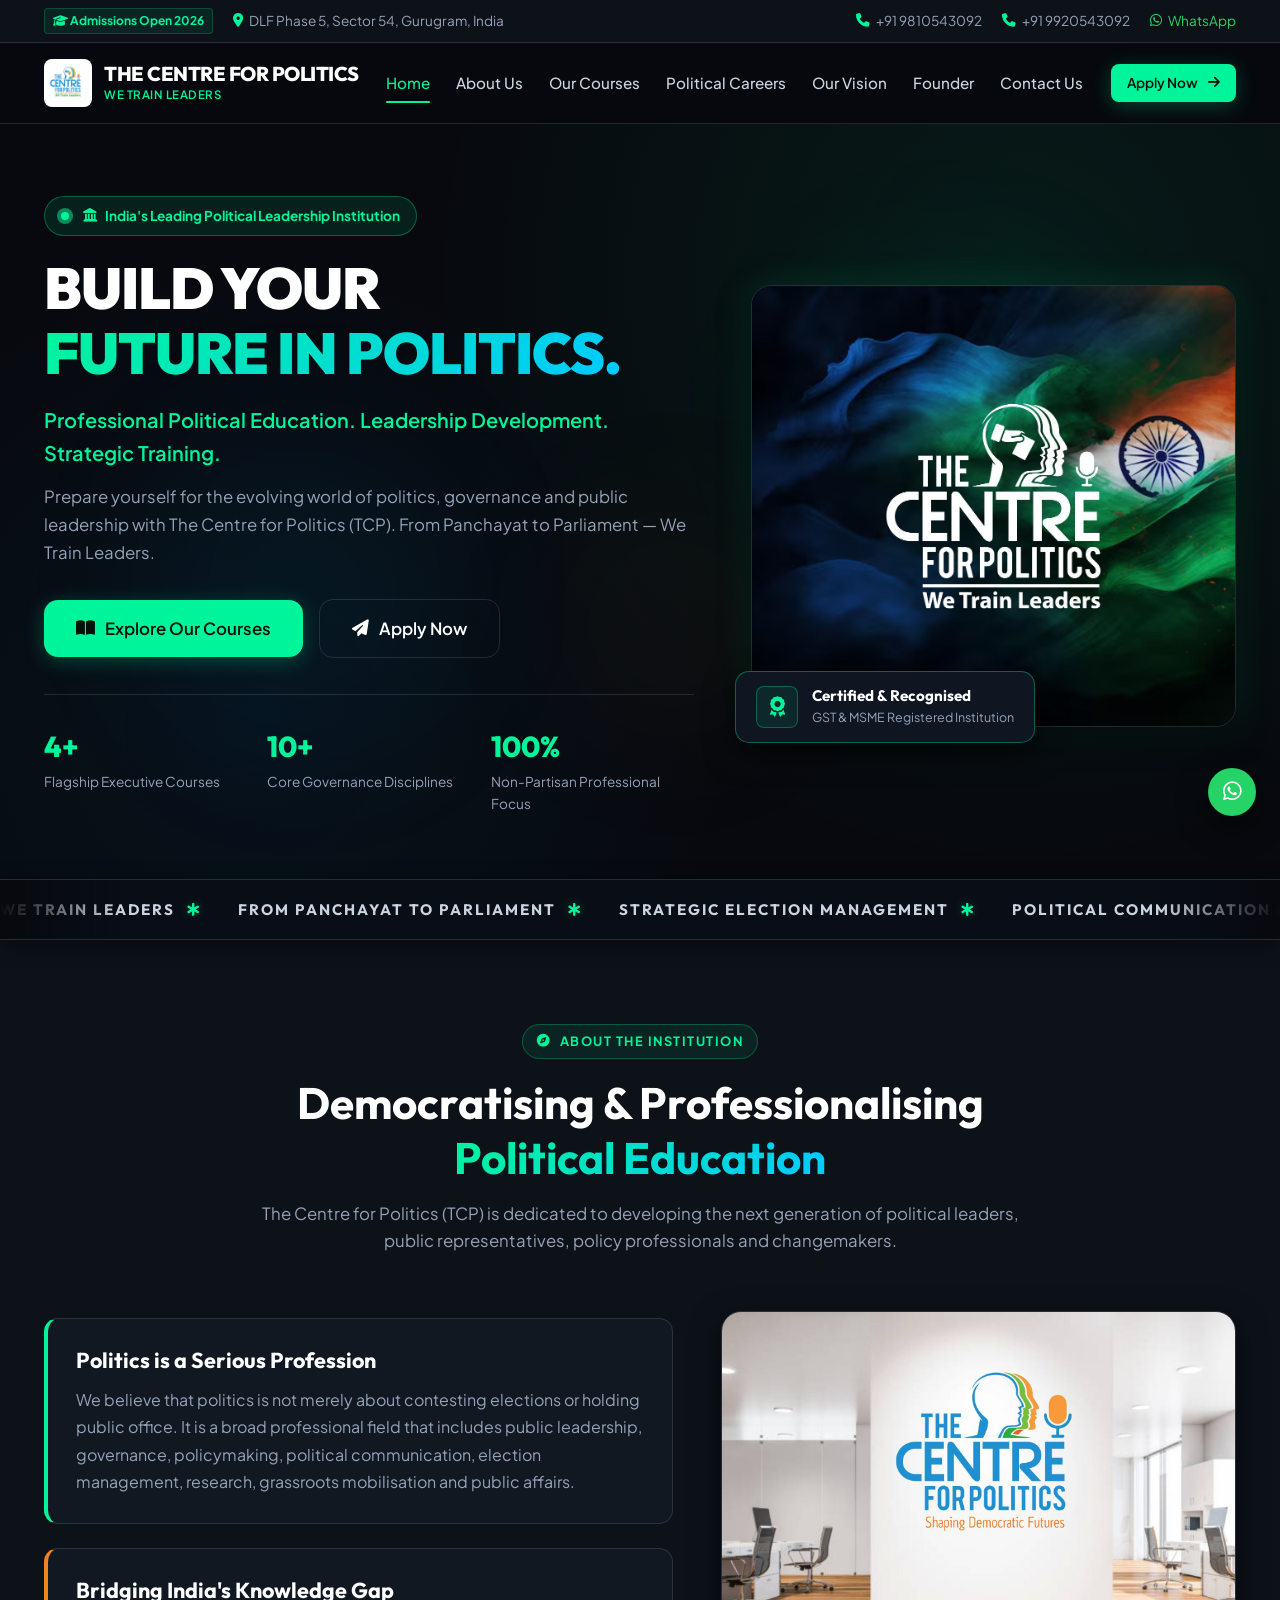
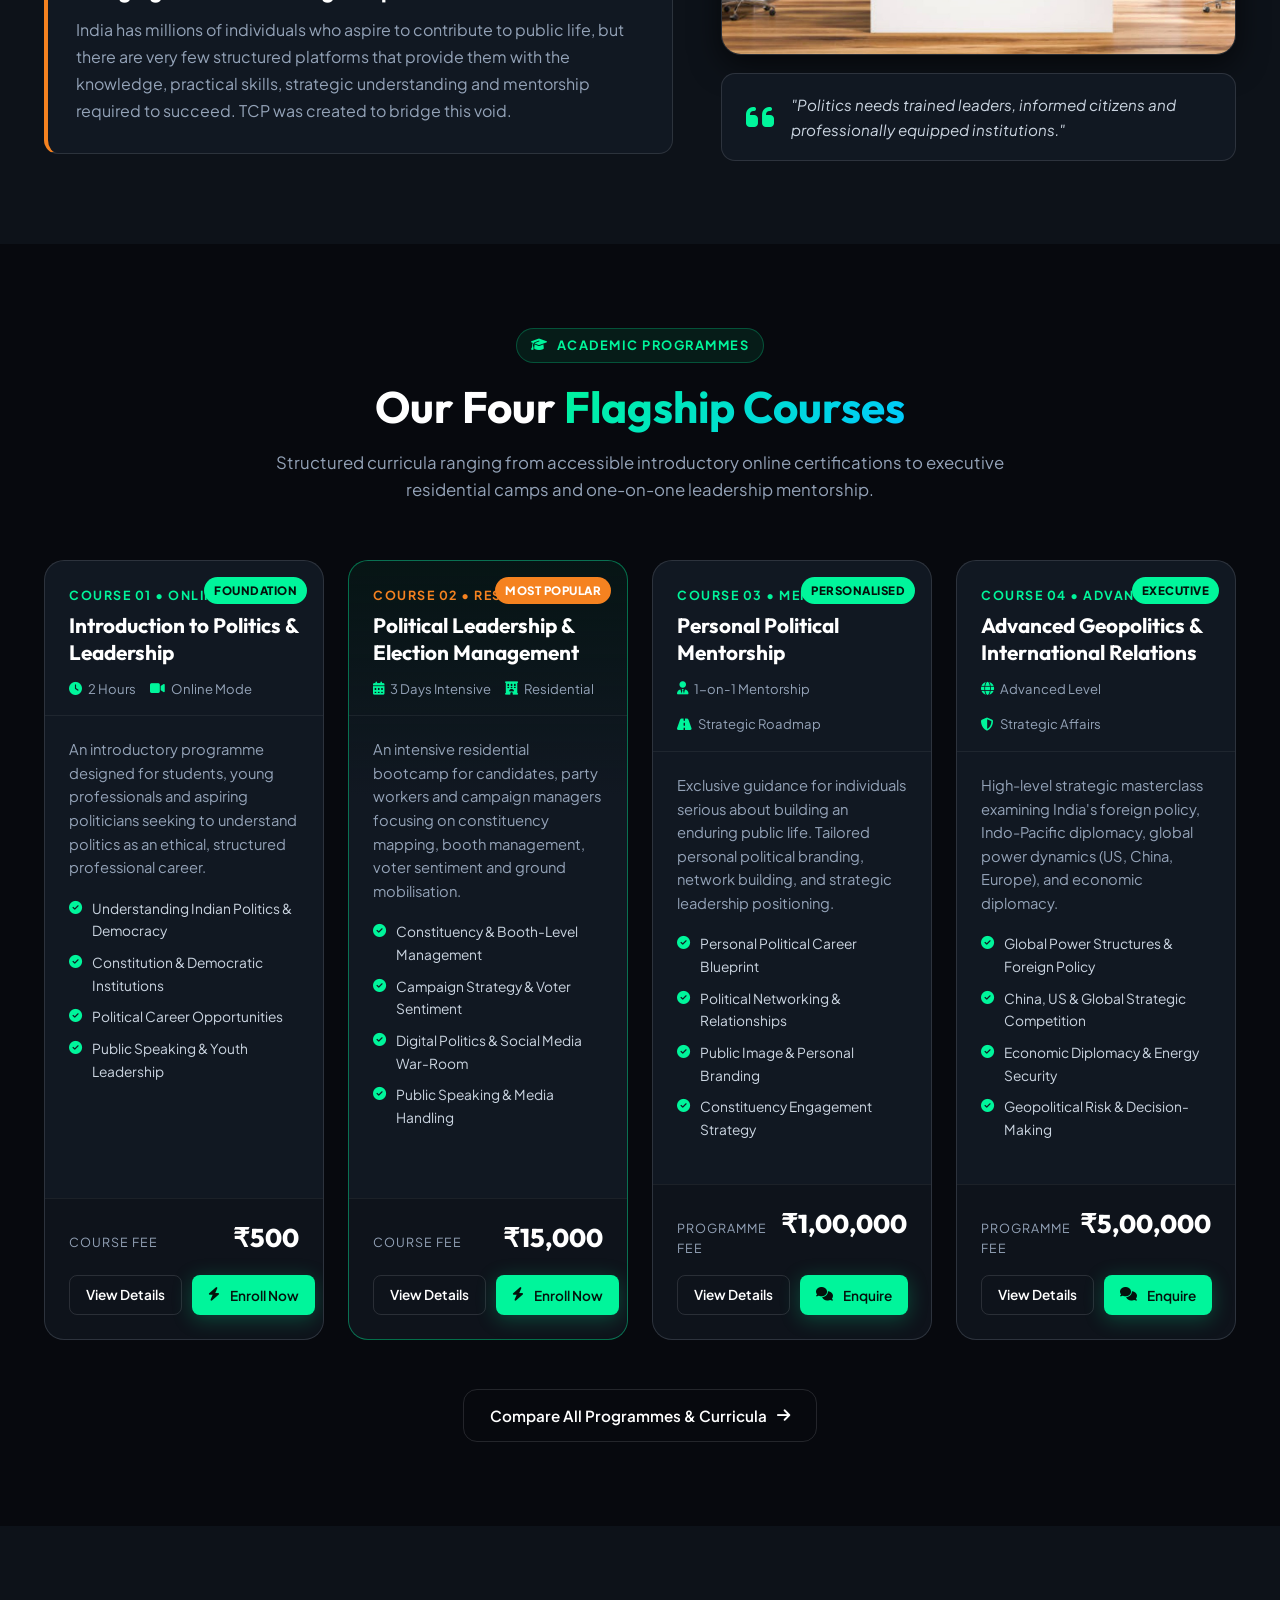
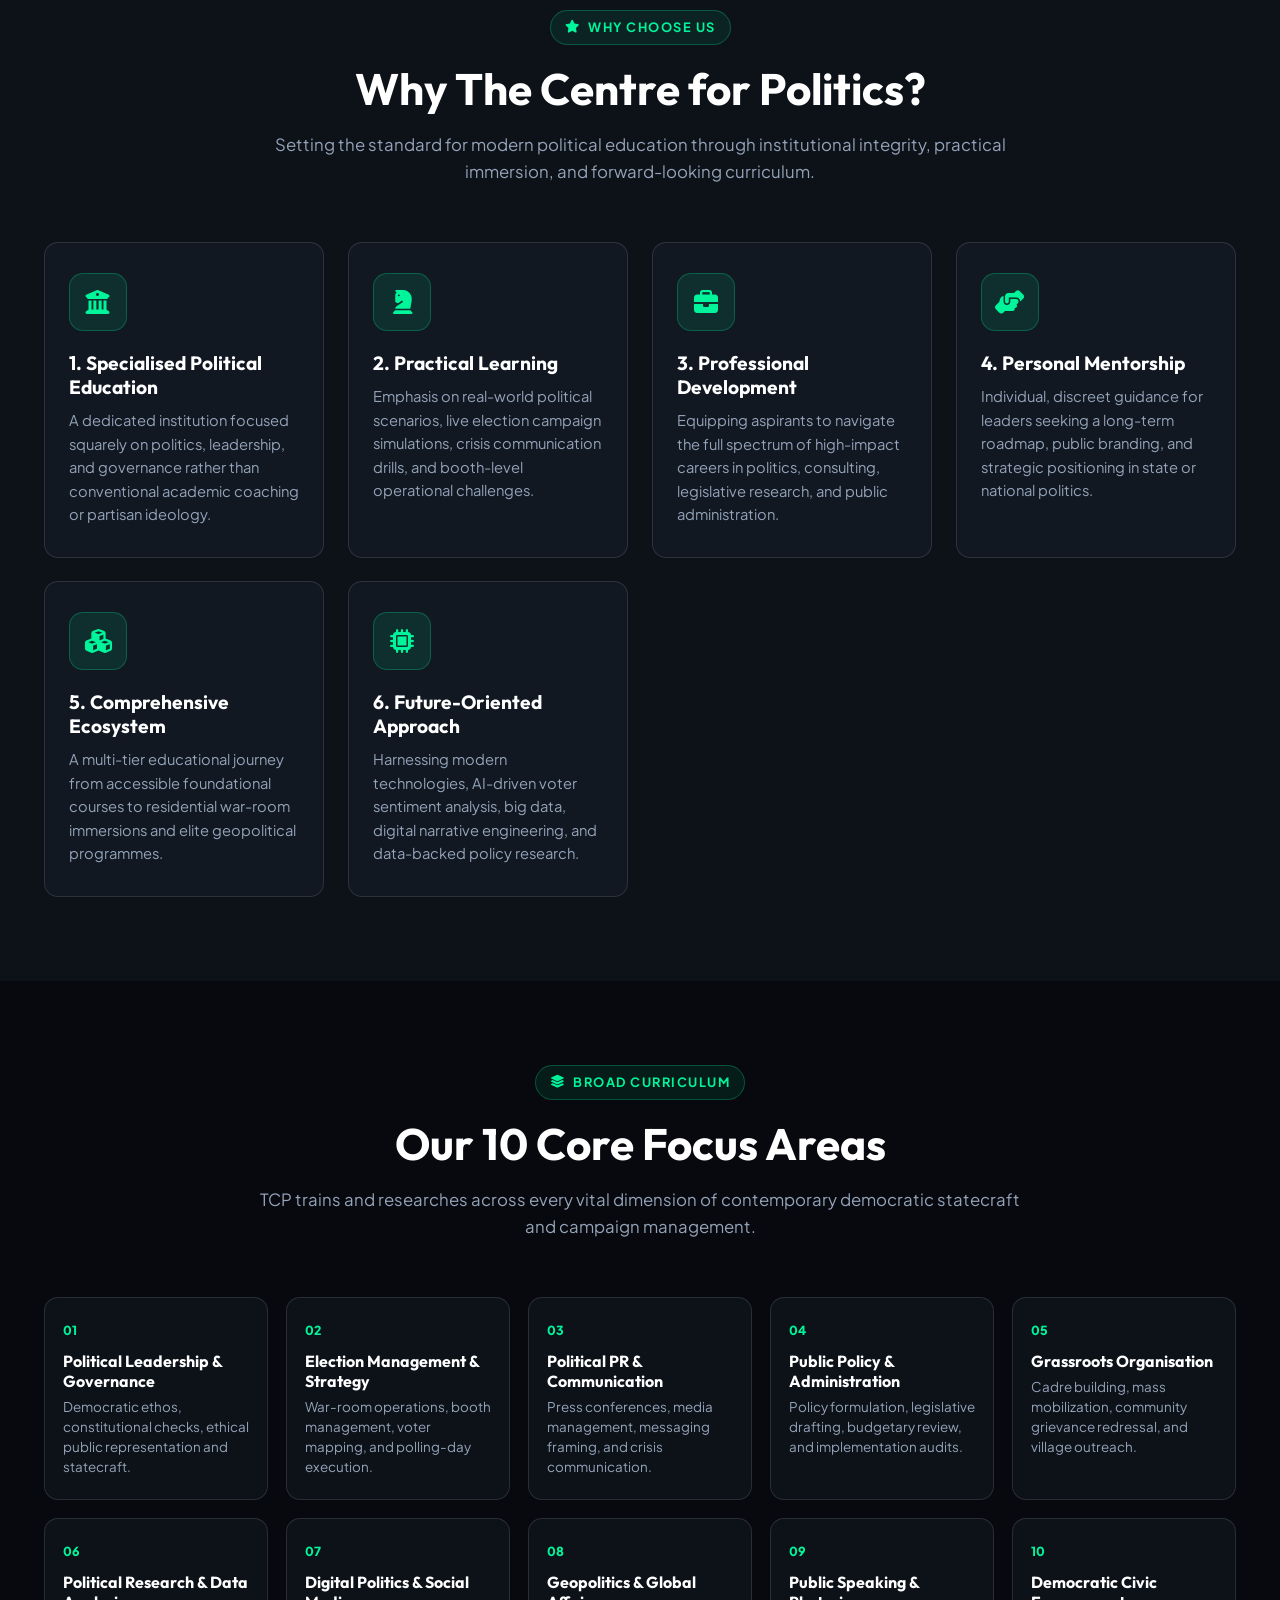
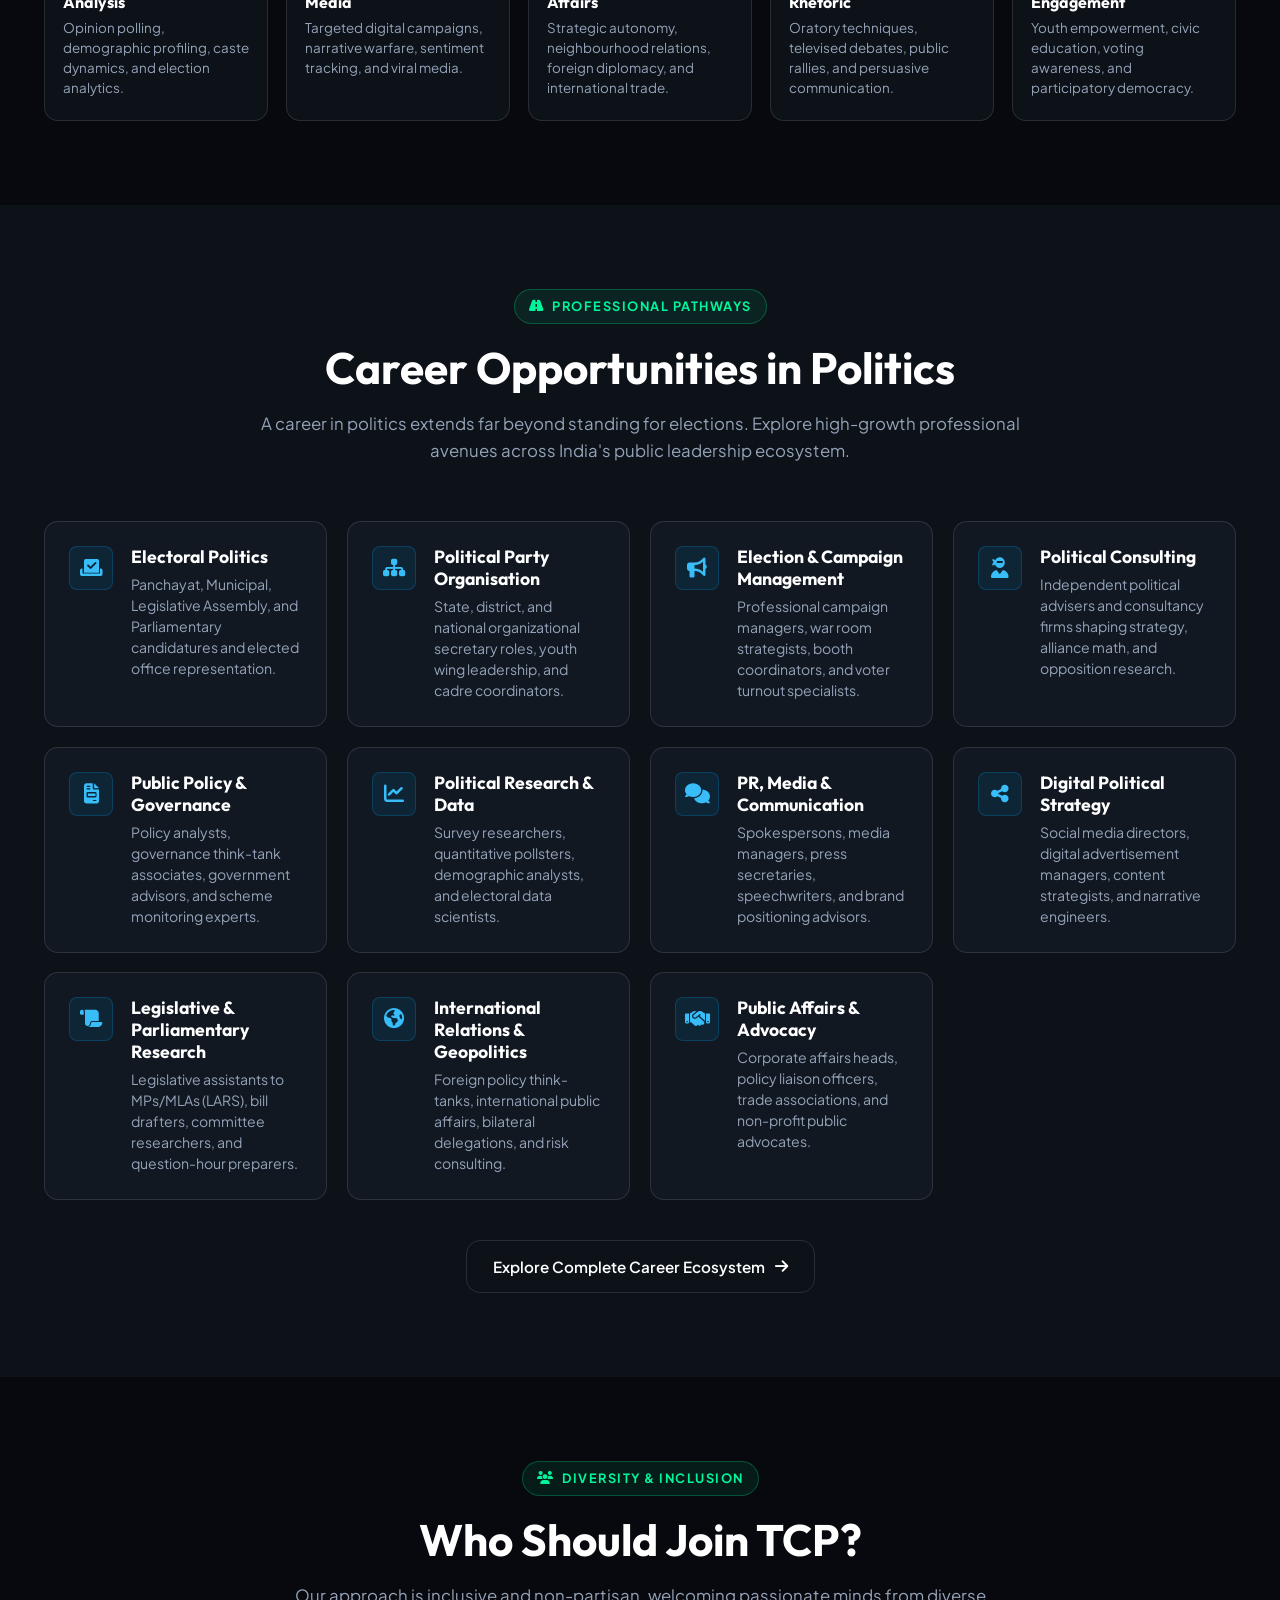
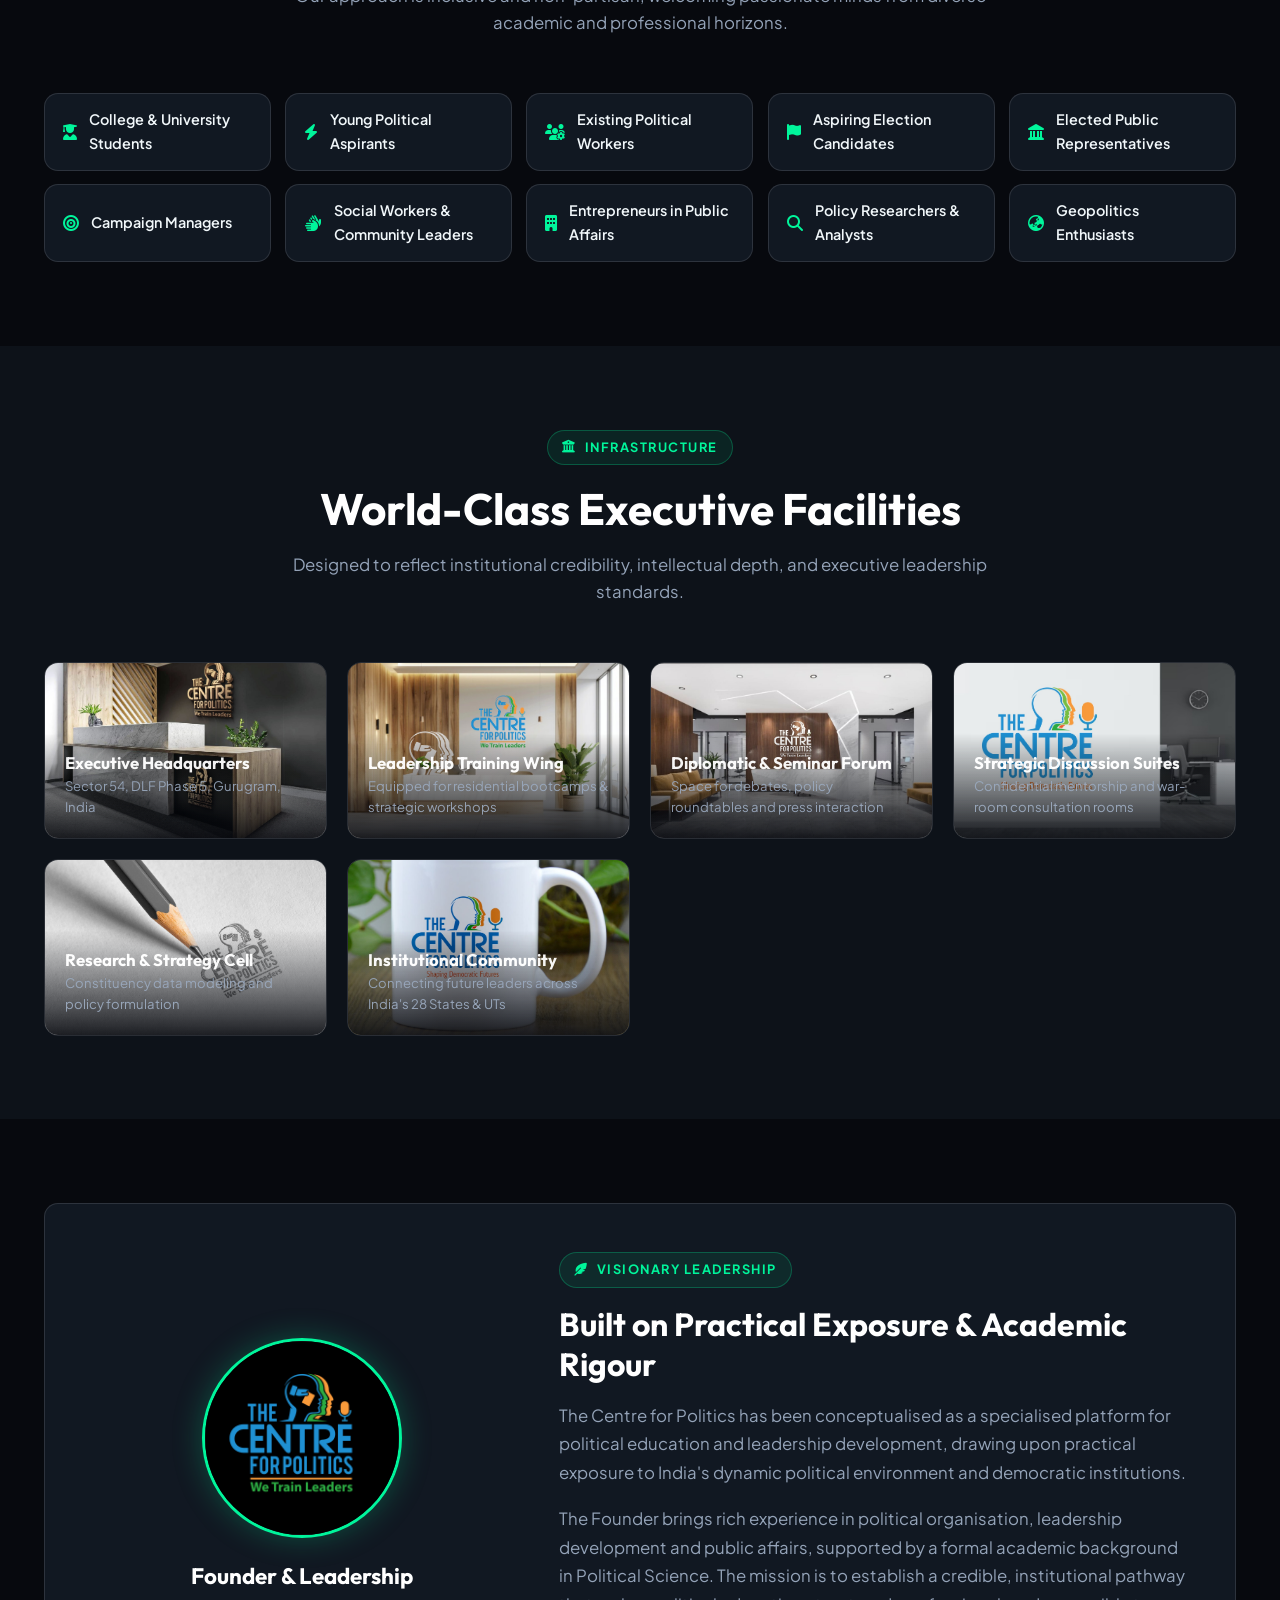
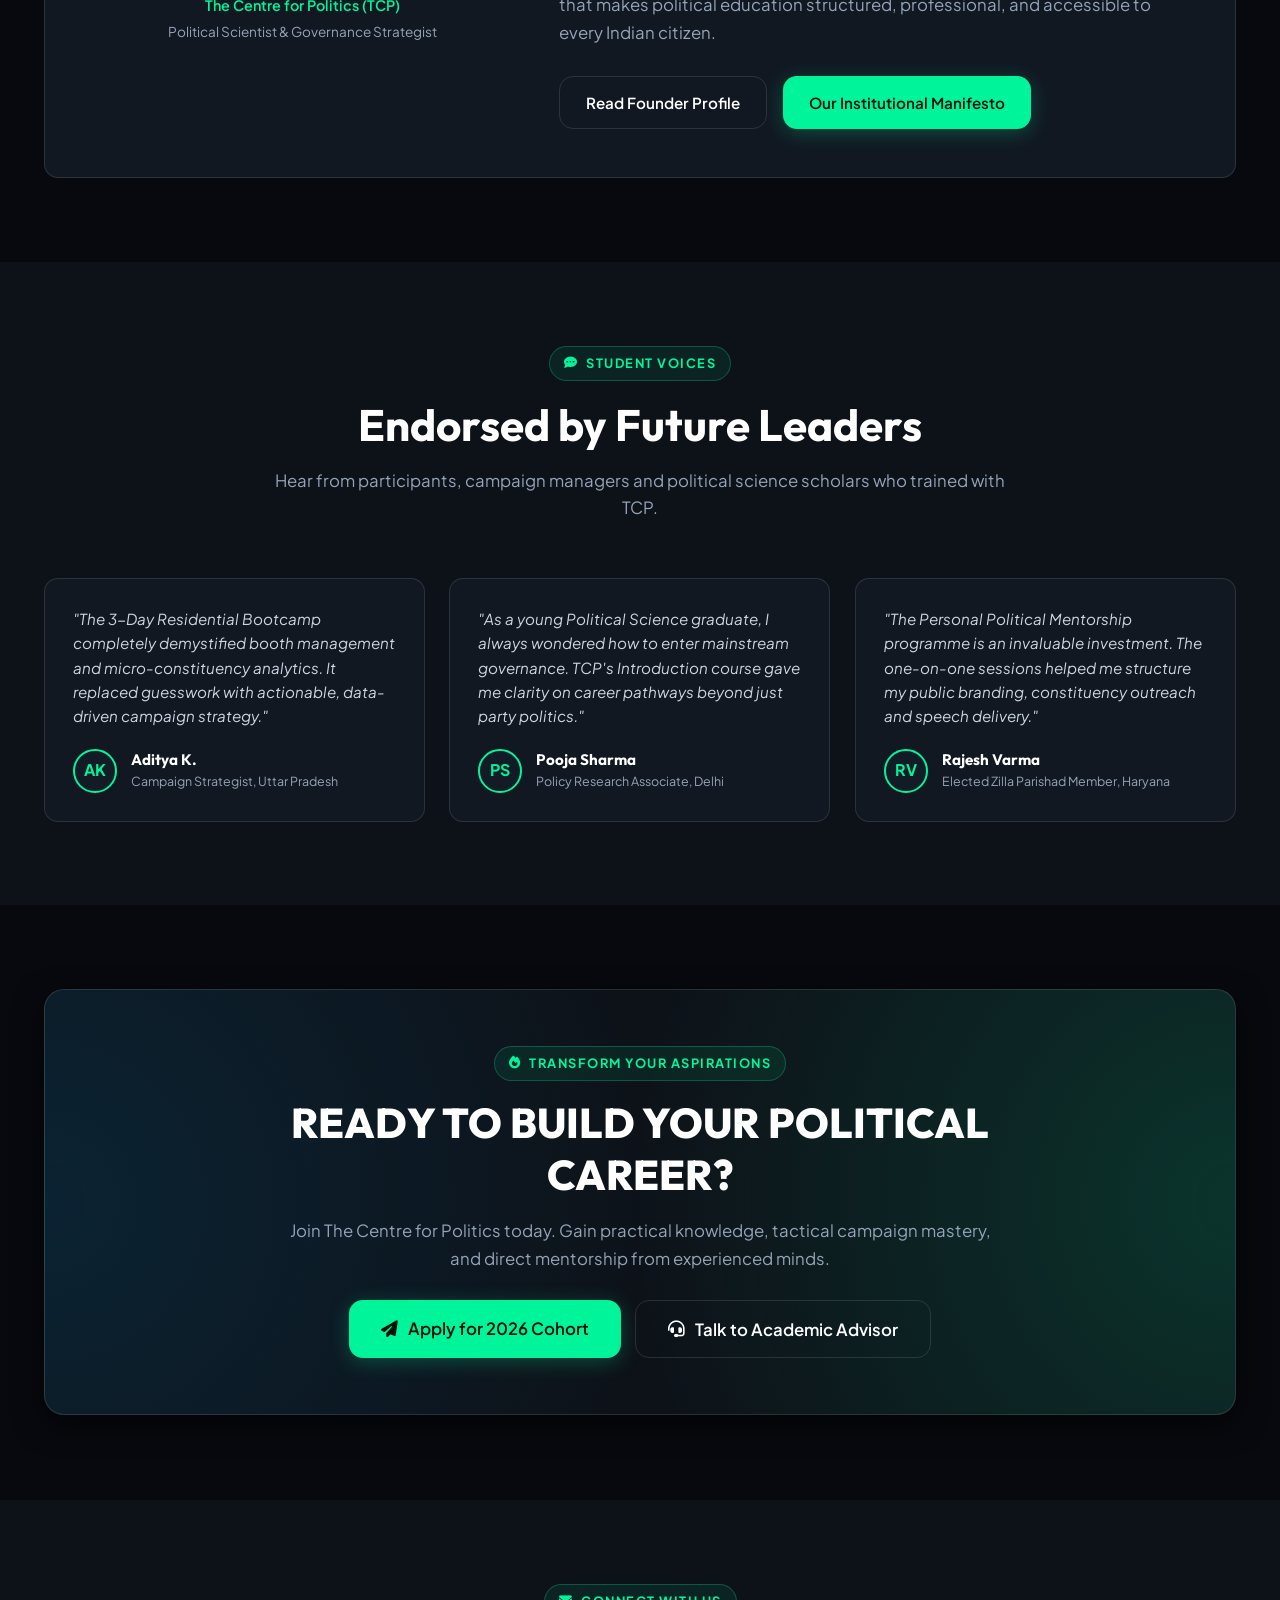
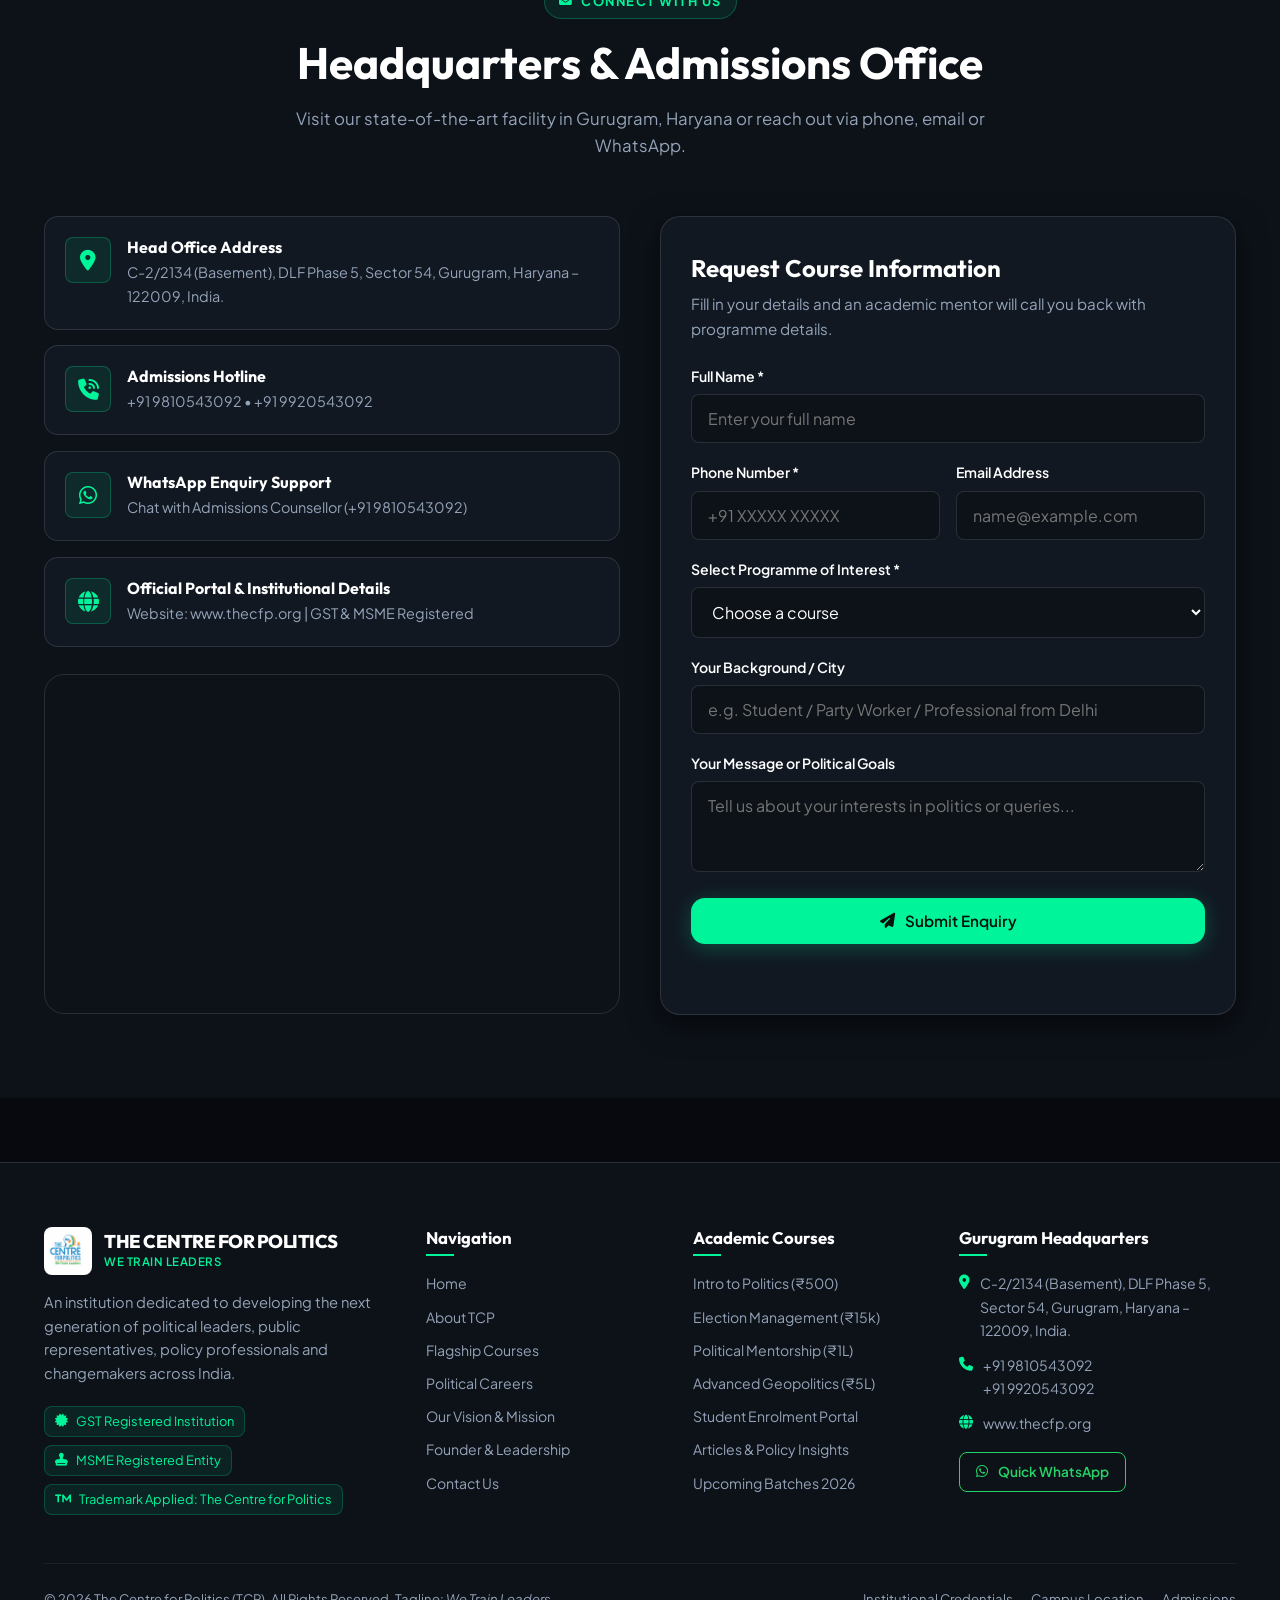
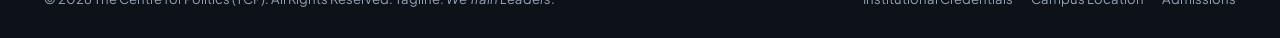
<file: index.html>
<!DOCTYPE html>
<html lang="en">
<head>
  <meta charset="UTF-8">
  <meta name="viewport" content="width=device-width, initial-scale=1.0">
  <title>The Centre for Politics (TCP) | We Train Leaders | Official Institution</title>
  <meta name="description" content="The Centre for Politics (TCP) is India's premier institution for political education, leadership development, campaign strategy, and public affairs. Gurugram, India.">
  <meta name="keywords" content="The Centre for Politics, TCP, Political Education India, Political Leadership, Election Management, Campaign Strategy, Geopolitics, Gurugram, Public Policy">
  
  <!-- Favicon -->
  <link rel="icon" type="image/jpeg" href="assets/images/tcp-logo.jpg">

  <!-- Google Fonts -->
  <link rel="preconnect" href="https://fonts.googleapis.com">
  <link rel="preconnect" href="https://fonts.gstatic.com" crossorigin>
  <link href="https://fonts.googleapis.com/css2?family=Outfit:wght@400;500;600;700;800;900&family=Plus+Jakarta+Sans:wght@400;500;600;700&display=swap" rel="stylesheet">

  <!-- Font Awesome -->
  <link rel="stylesheet" href="https://cdnjs.cloudflare.com/ajax/libs/font-awesome/6.5.1/css/all.min.css">

  <!-- Stylesheet -->
  <link rel="stylesheet" href="assets/css/style.css">
</head>
<body>

  <!-- Top Announcement Bar -->
  <aside class="top-bar" aria-label="Announcement & Contact Bar">
    <div class="container top-bar-content">
      <div class="top-bar-left">
        <span class="top-badge"><i class="fas fa-graduation-cap"></i> Admissions Open 2026</span>
        <span class="top-bar-item"><i class="fas fa-location-dot aurora-text"></i> DLF Phase 5, Sector 54, Gurugram, India</span>
      </div>
      <div class="top-bar-right">
        <a href="tel:+919810543092" class="top-bar-item"><i class="fas fa-phone aurora-text"></i> +91 9810543092</a>
        <a href="tel:+919920543092" class="top-bar-item"><i class="fas fa-phone aurora-text"></i> +91 9920543092</a>
        <a href="https://wa.me/919810543092?text=Hello%20TCP%2C%20I%20want%20to%20enquire%20about%20your%20political%20education%20courses." target="_blank" class="top-bar-item" style="color:#25d366;"><i class="fab fa-whatsapp"></i> WhatsApp</a>
      </div>
    </div>
  </aside>

  <!-- Main Navigation -->
  <header class="site-header">
    <div class="container navbar">
      <a href="index.html" class="brand-logo" aria-label="The Centre for Politics Homepage">
        <img src="assets/images/tcp-logo.jpg" alt="The Centre for Politics Logo" width="54" height="54">
        <div class="brand-text">
          <span class="brand-name">THE CENTRE FOR POLITICS</span>
          <span class="brand-tagline">We Train Leaders</span>
        </div>
      </a>

      <!-- Desktop Menu -->
      <nav class="nav-menu">
        <a href="index.html" class="nav-link active">Home</a>
        <a href="about.html" class="nav-link">About Us</a>
        <a href="courses.html" class="nav-link">Our Courses</a>
        <a href="careers.html" class="nav-link">Political Careers</a>
        <a href="vision.html" class="nav-link">Our Vision</a>
        <a href="founder.html" class="nav-link">Founder</a>
        <a href="contact.html" class="nav-link">Contact Us</a>
      </nav>

      <!-- Nav CTA -->
      <div class="nav-cta-group">
        <a href="apply.html" class="btn btn-primary btn-sm">
          <span>Apply Now</span>
          <i class="fas fa-arrow-right"></i>
        </a>
        <button class="mobile-toggle" aria-label="Open Navigation Menu">
          <i class="fas fa-bars"></i>
        </button>
      </div>
    </div>
  </header>

  <!-- Mobile Menu Drawer -->
  <div class="menu-overlay"></div>
  <aside class="mobile-menu-drawer" aria-label="Mobile Navigation">
    <div class="mobile-drawer-header">
      <div class="brand-logo">
        <img src="assets/images/tcp-logo.jpg" alt="TCP Logo" width="44" height="44">
        <div class="brand-text">
          <span class="brand-name" style="font-size: 1rem;">THE CENTRE FOR POLITICS</span>
          <span class="brand-tagline" style="font-size: 0.65rem;">We Train Leaders</span>
        </div>
      </div>
      <button class="mobile-drawer-close" aria-label="Close Navigation Menu">
        <i class="fas fa-times"></i>
      </button>
    </div>

    <nav class="mobile-nav-links">
      <a href="index.html" class="mobile-nav-link active">Home</a>
      <a href="about.html" class="mobile-nav-link">About Us</a>
      <a href="courses.html" class="mobile-nav-link">Our Courses</a>
      <a href="careers.html" class="mobile-nav-link">Political Careers</a>
      <a href="vision.html" class="mobile-nav-link">Our Vision</a>
      <a href="founder.html" class="mobile-nav-link">Founder</a>
      <a href="blog.html" class="mobile-nav-link">Insights & Blog</a>
      <a href="events.html" class="mobile-nav-link">Events & Batches</a>
      <a href="contact.html" class="mobile-nav-link">Contact Us</a>
    </nav>

    <div style="margin-top: auto; display: flex; flex-direction: column; gap: 12px;">
      <a href="apply.html" class="btn btn-primary" style="width: 100%;">Apply Now</a>
      <a href="tel:+919810543092" class="btn btn-outline" style="width: 100%;"><i class="fas fa-phone"></i> +91 9810543092</a>
    </div>
  </aside>

  <main>
    <!-- HERO SECTION -->
    <section class="hero-section">
      <!-- Ambient Aurora Floating Glow Mesh -->
      <div class="hero-aurora-bg" aria-hidden="true">
        <div class="aurora-orb aurora-orb-1"></div>
        <div class="aurora-orb aurora-orb-2"></div>
        <div class="aurora-orb aurora-orb-3"></div>
      </div>

      <div class="container hero-grid">
        <div class="hero-content reveal reveal-left">
          <div class="hero-tag">
            <span class="pulse-dot"></span>
            <i class="fas fa-landmark"></i>
            <span>India's Leading Political Leadership Institution</span>
          </div>
          <h1 class="hero-title">
            BUILD YOUR <span class="gradient-text">FUTURE IN POLITICS.</span>
          </h1>
          <p class="hero-subtitle">
            Professional Political Education. Leadership Development. Strategic Training.
          </p>
          <p class="hero-desc">
            Prepare yourself for the evolving world of politics, governance and public leadership with The Centre for Politics (TCP). From Panchayat to Parliament — We Train Leaders.
          </p>
          <div class="hero-actions">
            <a href="courses.html" class="btn btn-primary btn-lg btn-shimmer">
              <i class="fas fa-book-open"></i> Explore Our Courses
            </a>
            <a href="apply.html" class="btn btn-outline btn-lg">
              <i class="fas fa-paper-plane"></i> Apply Now
            </a>
          </div>

          <div class="hero-stats">
            <div>
              <div class="hero-stat-number"><span class="counter-value" data-counter="4">0</span><span>+</span></div>
              <div class="hero-stat-label">Flagship Executive Courses</div>
            </div>
            <div>
              <div class="hero-stat-number"><span class="counter-value" data-counter="10">0</span><span>+</span></div>
              <div class="hero-stat-label">Core Governance Disciplines</div>
            </div>
            <div>
              <div class="hero-stat-number"><span class="counter-value" data-counter="100">0</span><span>%</span></div>
              <div class="hero-stat-label">Non-Partisan Professional Focus</div>
            </div>
          </div>
        </div>

        <div class="hero-media-wrapper reveal reveal-right">
          <div class="hero-image-card border-glow">
            <img src="assets/images/hero-national-tricolor.jpg" alt="The Centre for Politics National Emblem and Institutional Vision">
          </div>
          <div class="hero-floating-badge animate-float">
            <div class="icon-box">
              <i class="fas fa-award"></i>
            </div>
            <div class="text-box">
              <h5>Certified & Recognised</h5>
              <p>GST & MSME Registered Institution</p>
            </div>
          </div>
        </div>
      </div>
    </section>

    <!-- INFINITE BRAND MARQUEE RIBBON -->
    <div class="marquee-ribbon" aria-hidden="true">
      <div class="marquee-track">
        <div class="marquee-item"><span>We Train Leaders</span><span class="separator"><i class="fas fa-star-of-life"></i></span></div>
        <div class="marquee-item"><span>From Panchayat to Parliament</span><span class="separator"><i class="fas fa-star-of-life"></i></span></div>
        <div class="marquee-item"><span>Strategic Election Management</span><span class="separator"><i class="fas fa-star-of-life"></i></span></div>
        <div class="marquee-item"><span>Political Communication & War-Rooms</span><span class="separator"><i class="fas fa-star-of-life"></i></span></div>
        <div class="marquee-item"><span>Public Policy & Governance</span><span class="separator"><i class="fas fa-star-of-life"></i></span></div>
        <div class="marquee-item"><span>Advanced Geopolitics & Diplomacy</span><span class="separator"><i class="fas fa-star-of-life"></i></span></div>
        <div class="marquee-item"><span>Democratic Leadership Development</span><span class="separator"><i class="fas fa-star-of-life"></i></span></div>
        <!-- Duplicated for smooth infinite loop -->
        <div class="marquee-item"><span>We Train Leaders</span><span class="separator"><i class="fas fa-star-of-life"></i></span></div>
        <div class="marquee-item"><span>From Panchayat to Parliament</span><span class="separator"><i class="fas fa-star-of-life"></i></span></div>
        <div class="marquee-item"><span>Strategic Election Management</span><span class="separator"><i class="fas fa-star-of-life"></i></span></div>
        <div class="marquee-item"><span>Political Communication & War-Rooms</span><span class="separator"><i class="fas fa-star-of-life"></i></span></div>
        <div class="marquee-item"><span>Public Policy & Governance</span><span class="separator"><i class="fas fa-star-of-life"></i></span></div>
        <div class="marquee-item"><span>Advanced Geopolitics & Diplomacy</span><span class="separator"><i class="fas fa-star-of-life"></i></span></div>
        <div class="marquee-item"><span>Democratic Leadership Development</span><span class="separator"><i class="fas fa-star-of-life"></i></span></div>
      </div>
    </div>

    <!-- SECTION 2: INTRODUCTION -->
    <section class="section-py bg-dark-1">
      <div class="container">
        <div class="section-header reveal">
          <span class="section-tag"><i class="fas fa-compass"></i> About The Institution</span>
          <h2 class="section-title">Democratising & Professionalising <span class="gradient-text">Political Education</span></h2>
          <p class="section-subtitle">
            The Centre for Politics (TCP) is dedicated to developing the next generation of political leaders, public representatives, policy professionals and changemakers.
          </p>
        </div>

        <div class="intro-grid reveal">
          <div>
            <div class="tcp-card" style="border-left: 4px solid var(--aurora-green); margin-bottom: 24px;">
              <h3 style="font-size: 1.35rem; margin-bottom: 12px; color: var(--ice-white-pure);">Politics is a Serious Profession</h3>
              <p style="color: var(--ice-muted); font-size: 1rem; line-height: 1.7;">
                We believe that politics is not merely about contesting elections or holding public office. It is a broad professional field that includes public leadership, governance, policymaking, political communication, election management, research, grassroots mobilisation and public affairs.
              </p>
            </div>

            <div class="tcp-card" style="border-left: 4px solid var(--brand-saffron);">
              <h3 style="font-size: 1.35rem; margin-bottom: 12px; color: var(--ice-white-pure);">Bridging India's Knowledge Gap</h3>
              <p style="color: var(--ice-muted); font-size: 1rem; line-height: 1.7;">
                India has millions of individuals who aspire to contribute to public life, but there are very few structured platforms that provide them with the knowledge, practical skills, strategic understanding and mentorship required to succeed. TCP was created to bridge this void.
              </p>
            </div>
          </div>

          <div style="position: relative;">
            <div style="border-radius: var(--radius-lg); overflow: hidden; border: 1px solid var(--ice-border); box-shadow: var(--shadow-md);">
              <img src="assets/images/corporate-reception-hall.jpg" alt="The Centre for Politics Corporate Reception">
            </div>
            <div style="margin-top: 18px; padding: 18px 24px; background: var(--bg-card); border-radius: var(--radius-md); border: 1px solid var(--ice-border); display: flex; align-items: center; gap: 16px;">
              <i class="fas fa-quote-left aurora-text" style="font-size: 2rem;"></i>
              <div style="font-size: 0.95rem; font-style: italic; color: var(--ice-subtle);">
                "Politics needs trained leaders, informed citizens and professionally equipped institutions."
              </div>
            </div>
          </div>
        </div>
      </div>
    </section>

    <!-- SECTION 3: OUR FOUR FLAGSHIP COURSES -->
    <section class="section-py" id="courses">
      <div class="container">
        <div class="section-header reveal">
          <span class="section-tag"><i class="fas fa-graduation-cap"></i> Academic Programmes</span>
          <h2 class="section-title">Our Four <span class="gradient-text">Flagship Courses</span></h2>
          <p class="section-subtitle">
            Structured curricula ranging from accessible introductory online certifications to executive residential camps and one-on-one leadership mentorship.
          </p>
        </div>

        <div class="courses-grid">
          <!-- COURSE 1 -->
          <article class="course-card card-spotlight card-3d-hover reveal delay-100">
            <span class="course-card-badge">Foundation</span>
            <div class="course-card-header">
              <div class="course-number">Course 01 &bull; Online</div>
              <h3 class="course-title">Introduction to Politics & Leadership</h3>
              <div class="course-meta">
                <span class="course-meta-item"><i class="fas fa-clock aurora-text"></i> 2 Hours</span>
                <span class="course-meta-item"><i class="fas fa-video aurora-text"></i> Online Mode</span>
              </div>
            </div>
            <div class="course-card-body">
              <p class="course-desc">
                An introductory programme designed for students, young professionals and aspiring politicians seeking to understand politics as an ethical, structured professional career.
              </p>
              <ul class="course-highlights-list">
                <li><i class="fas fa-check-circle"></i> Understanding Indian Politics & Democracy</li>
                <li><i class="fas fa-check-circle"></i> Constitution & Democratic Institutions</li>
                <li><i class="fas fa-check-circle"></i> Political Career Opportunities</li>
                <li><i class="fas fa-check-circle"></i> Public Speaking & Youth Leadership</li>
              </ul>
            </div>
            <div class="course-card-footer">
              <div class="course-fee-row">
                <span class="course-fee-label">Course Fee</span>
                <span class="course-fee-amount">₹500</span>
              </div>
              <div class="course-btn-group">
                <a href="course-intro-politics.html" class="btn btn-outline btn-sm">View Details</a>
                <button class="btn btn-primary btn-sm" data-pay-course="Introduction to Politics & Leadership" data-pay-amount="500">
                  <i class="fas fa-bolt"></i> Enroll Now
                </button>
              </div>
            </div>
          </article>

          <!-- COURSE 2 -->
          <article class="course-card featured card-spotlight card-3d-hover reveal delay-200">
            <span class="course-card-badge" style="background: var(--brand-saffron); color: #fff;">Most Popular</span>
            <div class="course-card-header">
              <div class="course-number" style="color: var(--brand-saffron);">Course 02 &bull; Residential</div>
              <h3 class="course-title">Political Leadership & Election Management</h3>
              <div class="course-meta">
                <span class="course-meta-item"><i class="fas fa-calendar-alt aurora-text"></i> 3 Days Intensive</span>
                <span class="course-meta-item"><i class="fas fa-hotel aurora-text"></i> Residential</span>
              </div>
            </div>
            <div class="course-card-body">
              <p class="course-desc">
                An intensive residential bootcamp for candidates, party workers and campaign managers focusing on constituency mapping, booth management, voter sentiment and ground mobilisation.
              </p>
              <ul class="course-highlights-list">
                <li><i class="fas fa-check-circle"></i> Constituency & Booth-Level Management</li>
                <li><i class="fas fa-check-circle"></i> Campaign Strategy & Voter Sentiment</li>
                <li><i class="fas fa-check-circle"></i> Digital Politics & Social Media War-Room</li>
                <li><i class="fas fa-check-circle"></i> Public Speaking & Media Handling</li>
              </ul>
            </div>
            <div class="course-card-footer">
              <div class="course-fee-row">
                <span class="course-fee-label">Course Fee</span>
                <span class="course-fee-amount">₹15,000</span>
              </div>
              <div class="course-btn-group">
                <a href="course-election-management.html" class="btn btn-outline btn-sm">View Details</a>
                <button class="btn btn-primary btn-sm" data-pay-course="Political Leadership & Election Management Programme" data-pay-amount="15000">
                  <i class="fas fa-bolt"></i> Enroll Now
                </button>
              </div>
            </div>
          </article>

          <!-- COURSE 3 -->
          <article class="course-card card-spotlight card-3d-hover reveal delay-300">
            <span class="course-card-badge">Personalised</span>
            <div class="course-card-header">
              <div class="course-number">Course 03 &bull; Mentorship</div>
              <h3 class="course-title">Personal Political Mentorship</h3>
              <div class="course-meta">
                <span class="course-meta-item"><i class="fas fa-user-tie aurora-text"></i> 1-on-1 Mentorship</span>
                <span class="course-meta-item"><i class="fas fa-road aurora-text"></i> Strategic Roadmap</span>
              </div>
            </div>
            <div class="course-card-body">
              <p class="course-desc">
                Exclusive guidance for individuals serious about building an enduring public life. Tailored personal political branding, network building, and strategic leadership positioning.
              </p>
              <ul class="course-highlights-list">
                <li><i class="fas fa-check-circle"></i> Personal Political Career Blueprint</li>
                <li><i class="fas fa-check-circle"></i> Political Networking & Relationships</li>
                <li><i class="fas fa-check-circle"></i> Public Image & Personal Branding</li>
                <li><i class="fas fa-check-circle"></i> Constituency Engagement Strategy</li>
              </ul>
            </div>
            <div class="course-card-footer">
              <div class="course-fee-row">
                <span class="course-fee-label">Programme Fee</span>
                <span class="course-fee-amount">₹1,00,000</span>
              </div>
              <div class="course-btn-group">
                <a href="course-political-mentorship.html" class="btn btn-outline btn-sm">View Details</a>
                <button class="btn btn-primary btn-sm" data-enquire-course="Personal Political Mentorship (₹1,00,000)">
                  <i class="fas fa-comments"></i> Enquire
                </button>
              </div>
            </div>
          </article>

          <!-- COURSE 4 -->
          <article class="course-card card-spotlight card-3d-hover reveal delay-400">
            <span class="course-card-badge">Executive</span>
            <div class="course-card-header">
              <div class="course-number">Course 04 &bull; Advanced</div>
              <h3 class="course-title">Advanced Geopolitics & International Relations</h3>
              <div class="course-meta">
                <span class="course-meta-item"><i class="fas fa-globe aurora-text"></i> Advanced Level</span>
                <span class="course-meta-item"><i class="fas fa-shield-alt aurora-text"></i> Strategic Affairs</span>
              </div>
            </div>
            <div class="course-card-body">
              <p class="course-desc">
                High-level strategic masterclass examining India's foreign policy, Indo-Pacific diplomacy, global power dynamics (US, China, Europe), and economic diplomacy.
              </p>
              <ul class="course-highlights-list">
                <li><i class="fas fa-check-circle"></i> Global Power Structures & Foreign Policy</li>
                <li><i class="fas fa-check-circle"></i> China, US & Global Strategic Competition</li>
                <li><i class="fas fa-check-circle"></i> Economic Diplomacy & Energy Security</li>
                <li><i class="fas fa-check-circle"></i> Geopolitical Risk & Decision-Making</li>
              </ul>
            </div>
            <div class="course-card-footer">
              <div class="course-fee-row">
                <span class="course-fee-label">Programme Fee</span>
                <span class="course-fee-amount">₹5,00,000</span>
              </div>
              <div class="course-btn-group">
                <a href="course-geopolitics.html" class="btn btn-outline btn-sm">View Details</a>
                <button class="btn btn-primary btn-sm" data-enquire-course="Advanced Geopolitics & International Relations (₹5,00,000)">
                  <i class="fas fa-comments"></i> Enquire
                </button>
              </div>
            </div>
          </article>
        </div>

        <div style="text-align: center; margin-top: 48px;">
          <a href="courses.html" class="btn btn-outline">
            <span>Compare All Programmes & Curricula</span>
            <i class="fas fa-arrow-right"></i>
          </a>
        </div>
      </div>
    </section>

    <!-- SECTION 4: WHY TCP? (6 DIFFERENTIATORS) -->
    <section class="section-py bg-dark-1">
      <div class="container">
        <div class="section-header reveal">
          <span class="section-tag"><i class="fas fa-star"></i> Why Choose Us</span>
          <h2 class="section-title">Why The Centre for Politics?</h2>
          <p class="section-subtitle">
            Setting the standard for modern political education through institutional integrity, practical immersion, and forward-looking curriculum.
          </p>
        </div>

        <div class="features-grid">
          <div class="feature-box card-spotlight reveal delay-100">
            <div class="feature-icon-wrapper">
              <i class="fas fa-university"></i>
            </div>
            <h3 class="feature-title">1. Specialised Political Education</h3>
            <p class="feature-text">
              A dedicated institution focused squarely on politics, leadership, and governance rather than conventional academic coaching or partisan ideology.
            </p>
          </div>

          <div class="feature-box card-spotlight reveal delay-200">
            <div class="feature-icon-wrapper">
              <i class="fas fa-chess-knight"></i>
            </div>
            <h3 class="feature-title">2. Practical Learning</h3>
            <p class="feature-text">
              Emphasis on real-world political scenarios, live election campaign simulations, crisis communication drills, and booth-level operational challenges.
            </p>
          </div>

          <div class="feature-box card-spotlight reveal delay-300">
            <div class="feature-icon-wrapper">
              <i class="fas fa-briefcase"></i>
            </div>
            <h3 class="feature-title">3. Professional Development</h3>
            <p class="feature-text">
              Equipping aspirants to navigate the full spectrum of high-impact careers in politics, consulting, legislative research, and public administration.
            </p>
          </div>

          <div class="feature-box card-spotlight reveal delay-100">
            <div class="feature-icon-wrapper">
              <i class="fas fa-hands-helping"></i>
            </div>
            <h3 class="feature-title">4. Personal Mentorship</h3>
            <p class="feature-text">
              Individual, discreet guidance for leaders seeking a long-term roadmap, public branding, and strategic positioning in state or national politics.
            </p>
          </div>

          <div class="feature-box card-spotlight reveal delay-200">
            <div class="feature-icon-wrapper">
              <i class="fas fa-cubes"></i>
            </div>
            <h3 class="feature-title">5. Comprehensive Ecosystem</h3>
            <p class="feature-text">
              A multi-tier educational journey from accessible foundational courses to residential war-room immersions and elite geopolitical programmes.
            </p>
          </div>

          <div class="feature-box card-spotlight reveal delay-300">
            <div class="feature-icon-wrapper">
              <i class="fas fa-microchip"></i>
            </div>
            <h3 class="feature-title">6. Future-Oriented Approach</h3>
            <p class="feature-text">
              Harnessing modern technologies, AI-driven voter sentiment analysis, big data, digital narrative engineering, and data-backed policy research.
            </p>
          </div>
        </div>
      </div>
    </section>

    <!-- SECTION 5: 10 CORE DOMAINS -->
    <section class="section-py">
      <div class="container">
        <div class="section-header reveal">
          <span class="section-tag"><i class="fas fa-layer-group"></i> Broad Curriculum</span>
          <h2 class="section-title">Our 10 Core Focus Areas</h2>
          <p class="section-subtitle">
            TCP trains and researches across every vital dimension of contemporary democratic statecraft and campaign management.
          </p>
        </div>

        <div class="domains-grid">
          <div class="domain-card card-spotlight reveal">
            <div class="domain-index">01</div>
            <h4 class="domain-name">Political Leadership & Governance</h4>
            <p class="domain-desc">Democratic ethos, constitutional checks, ethical public representation and statecraft.</p>
          </div>

          <div class="domain-card card-spotlight reveal">
            <div class="domain-index">02</div>
            <h4 class="domain-name">Election Management & Strategy</h4>
            <p class="domain-desc">War-room operations, booth management, voter mapping, and polling-day execution.</p>
          </div>

          <div class="domain-card card-spotlight reveal">
            <div class="domain-index">03</div>
            <h4 class="domain-name">Political PR & Communication</h4>
            <p class="domain-desc">Press conferences, media management, messaging framing, and crisis communication.</p>
          </div>

          <div class="domain-card card-spotlight reveal">
            <div class="domain-index">04</div>
            <h4 class="domain-name">Public Policy & Administration</h4>
            <p class="domain-desc">Policy formulation, legislative drafting, budgetary review, and implementation audits.</p>
          </div>

          <div class="domain-card card-spotlight reveal">
            <div class="domain-index">05</div>
            <h4 class="domain-name">Grassroots Organisation</h4>
            <p class="domain-desc">Cadre building, mass mobilization, community grievance redressal, and village outreach.</p>
          </div>

          <div class="domain-card card-spotlight reveal">
            <div class="domain-index">06</div>
            <h4 class="domain-name">Political Research & Data Analysis</h4>
            <p class="domain-desc">Opinion polling, demographic profiling, caste dynamics, and election analytics.</p>
          </div>

          <div class="domain-card card-spotlight reveal">
            <div class="domain-index">07</div>
            <h4 class="domain-name">Digital Politics & Social Media</h4>
            <p class="domain-desc">Targeted digital campaigns, narrative warfare, sentiment tracking, and viral media.</p>
          </div>

          <div class="domain-card card-spotlight reveal">
            <div class="domain-index">08</div>
            <h4 class="domain-name">Geopolitics & Global Affairs</h4>
            <p class="domain-desc">Strategic autonomy, neighbourhood relations, foreign diplomacy, and international trade.</p>
          </div>

          <div class="domain-card card-spotlight reveal">
            <div class="domain-index">09</div>
            <h4 class="domain-name">Public Speaking & Rhetoric</h4>
            <p class="domain-desc">Oratory techniques, televised debates, public rallies, and persuasive communication.</p>
          </div>

          <div class="domain-card card-spotlight reveal">
            <div class="domain-index">10</div>
            <h4 class="domain-name">Democratic Civic Engagement</h4>
            <p class="domain-desc">Youth empowerment, civic education, voting awareness, and participatory democracy.</p>
          </div>
        </div>
      </div>
    </section>

    <!-- SECTION 6: POLITICAL CAREER PATHWAYS -->
    <section class="section-py bg-dark-1">
      <div class="container">
        <div class="section-header reveal">
          <span class="section-tag"><i class="fas fa-road"></i> Professional Pathways</span>
          <h2 class="section-title">Career Opportunities in Politics</h2>
          <p class="section-subtitle">
            A career in politics extends far beyond standing for elections. Explore high-growth professional avenues across India's public leadership ecosystem.
          </p>
        </div>

        <div class="careers-grid">
          <div class="career-path-card card-spotlight reveal">
            <div class="career-icon-box"><i class="fas fa-vote-yea"></i></div>
            <div class="career-info">
              <h4>Electoral Politics</h4>
              <p>Panchayat, Municipal, Legislative Assembly, and Parliamentary candidatures and elected office representation.</p>
            </div>
          </div>

          <div class="career-path-card card-spotlight reveal">
            <div class="career-icon-box"><i class="fas fa-sitemap"></i></div>
            <div class="career-info">
              <h4>Political Party Organisation</h4>
              <p>State, district, and national organizational secretary roles, youth wing leadership, and cadre coordinators.</p>
            </div>
          </div>

          <div class="career-path-card card-spotlight reveal">
            <div class="career-icon-box"><i class="fas fa-bullhorn"></i></div>
            <div class="career-info">
              <h4>Election & Campaign Management</h4>
              <p>Professional campaign managers, war room strategists, booth coordinators, and voter turnout specialists.</p>
            </div>
          </div>

          <div class="career-path-card card-spotlight reveal">
            <div class="career-icon-box"><i class="fas fa-user-ninja"></i></div>
            <div class="career-info">
              <h4>Political Consulting</h4>
              <p>Independent political advisers and consultancy firms shaping strategy, alliance math, and opposition research.</p>
            </div>
          </div>

          <div class="career-path-card card-spotlight reveal">
            <div class="career-icon-box"><i class="fas fa-file-invoice"></i></div>
            <div class="career-info">
              <h4>Public Policy & Governance</h4>
              <p>Policy analysts, governance think-tank associates, government advisors, and scheme monitoring experts.</p>
            </div>
          </div>

          <div class="career-path-card card-spotlight reveal">
            <div class="career-icon-box"><i class="fas fa-chart-line"></i></div>
            <div class="career-info">
              <h4>Political Research & Data</h4>
              <p>Survey researchers, quantitative pollsters, demographic analysts, and electoral data scientists.</p>
            </div>
          </div>

          <div class="career-path-card card-spotlight reveal">
            <div class="career-icon-box"><i class="fas fa-comments"></i></div>
            <div class="career-info">
              <h4>PR, Media & Communication</h4>
              <p>Spokespersons, media managers, press secretaries, speechwriters, and brand positioning advisors.</p>
            </div>
          </div>

          <div class="career-path-card card-spotlight reveal">
            <div class="career-icon-box"><i class="fas fa-share-alt"></i></div>
            <div class="career-info">
              <h4>Digital Political Strategy</h4>
              <p>Social media directors, digital advertisement managers, content strategists, and narrative engineers.</p>
            </div>
          </div>

          <div class="career-path-card card-spotlight reveal">
            <div class="career-icon-box"><i class="fas fa-scroll"></i></div>
            <div class="career-info">
              <h4>Legislative & Parliamentary Research</h4>
              <p>Legislative assistants to MPs/MLAs (LARS), bill drafters, committee researchers, and question-hour preparers.</p>
            </div>
          </div>

          <div class="career-path-card card-spotlight reveal">
            <div class="career-icon-box"><i class="fas fa-globe-americas"></i></div>
            <div class="career-info">
              <h4>International Relations & Geopolitics</h4>
              <p>Foreign policy think-tanks, international public affairs, bilateral delegations, and risk consulting.</p>
            </div>
          </div>

          <div class="career-path-card card-spotlight reveal">
            <div class="career-icon-box"><i class="fas fa-handshake"></i></div>
            <div class="career-info">
              <h4>Public Affairs & Advocacy</h4>
              <p>Corporate affairs heads, policy liaison officers, trade associations, and non-profit public advocates.</p>
            </div>
          </div>
        </div>

        <div style="text-align: center; margin-top: 40px;">
          <a href="careers.html" class="btn btn-outline">
            <span>Explore Complete Career Ecosystem</span>
            <i class="fas fa-arrow-right"></i>
          </a>
        </div>
      </div>
    </section>

    <!-- SECTION 7: WHO SHOULD JOIN -->
    <section class="section-py">
      <div class="container">
        <div class="section-header reveal">
          <span class="section-tag"><i class="fas fa-users"></i> Diversity & Inclusion</span>
          <h2 class="section-title">Who Should Join TCP?</h2>
          <p class="section-subtitle">
            Our approach is inclusive and non-partisan, welcoming passionate minds from diverse academic and professional horizons.
          </p>
        </div>

        <div class="audience-grid">
          <div class="audience-pill reveal"><i class="fas fa-user-graduate"></i> College & University Students</div>
          <div class="audience-pill reveal"><i class="fas fa-bolt"></i> Young Political Aspirants</div>
          <div class="audience-pill reveal"><i class="fas fa-users-cog"></i> Existing Political Workers</div>
          <div class="audience-pill reveal"><i class="fas fa-flag"></i> Aspiring Election Candidates</div>
          <div class="audience-pill reveal"><i class="fas fa-landmark"></i> Elected Public Representatives</div>
          <div class="audience-pill reveal"><i class="fas fa-bullseye"></i> Campaign Managers</div>
          <div class="audience-pill reveal"><i class="fas fa-hands"></i> Social Workers & Community Leaders</div>
          <div class="audience-pill reveal"><i class="fas fa-building"></i> Entrepreneurs in Public Affairs</div>
          <div class="audience-pill reveal"><i class="fas fa-search"></i> Policy Researchers & Analysts</div>
          <div class="audience-pill reveal"><i class="fas fa-globe-asia"></i> Geopolitics Enthusiasts</div>
        </div>
      </div>
    </section>

    <!-- SECTION 8: CAMPUS & FACILITIES SHOWCASE -->
    <section class="section-py bg-dark-1">
      <div class="container">
        <div class="section-header reveal">
          <span class="section-tag"><i class="fas fa-building-columns"></i> Infrastructure</span>
          <h2 class="section-title">World-Class Executive Facilities</h2>
          <p class="section-subtitle">
            Designed to reflect institutional credibility, intellectual depth, and executive leadership standards.
          </p>
        </div>

        <div class="gallery-grid">
          <div class="gallery-item reveal">
            <img src="assets/images/gold-embossed-reception.jpg" alt="TCP Executive Headquarters Reception">
            <div class="gallery-overlay">
              <h4>Executive Headquarters</h4>
              <p>Sector 54, DLF Phase 5, Gurugram, India</p>
            </div>
          </div>
          <div class="gallery-item reveal">
            <img src="assets/images/executive-training-centre.jpg" alt="TCP Leadership Training Facility">
            <div class="gallery-overlay">
              <h4>Leadership Training Wing</h4>
              <p>Equipped for residential bootcamps & strategic workshops</p>
            </div>
          </div>
          <div class="gallery-item reveal">
            <img src="assets/images/modern-marble-lobby.jpg" alt="TCP Modern Marble Lobby">
            <div class="gallery-overlay">
              <h4>Diplomatic & Seminar Forum</h4>
              <p>Space for debates, policy roundtables and press interaction</p>
            </div>
          </div>
          <div class="gallery-item reveal">
            <img src="assets/images/office-wall-mockup.jpg" alt="TCP Office Wall Mockup">
            <div class="gallery-overlay">
              <h4>Strategic Discussion Suites</h4>
              <p>Confidential mentorship and war-room consultation rooms</p>
            </div>
          </div>
          <div class="gallery-item reveal">
            <img src="assets/images/pencil-blueprint-sketch.jpg" alt="TCP Campaign Blueprint and Strategy">
            <div class="gallery-overlay">
              <h4>Research & Strategy Cell</h4>
              <p>Constituency data modeling and policy formulation</p>
            </div>
          </div>
          <div class="gallery-item reveal">
            <img src="assets/images/merchandise-mug.jpg" alt="TCP Institutional Brand & Community">
            <div class="gallery-overlay">
              <h4>Institutional Community</h4>
              <p>Connecting future leaders across India's 28 States & UTs</p>
            </div>
          </div>
        </div>
      </div>
    </section>

    <!-- SECTION 9: FOUNDER SPOTLIGHT -->
    <section class="section-py">
      <div class="container">
        <div class="tcp-card profile-grid" style="padding: clamp(24px, 4vw, 48px);">
          <div style="text-align: center;">
            <div style="width: 200px; height: 200px; margin: 0 auto 24px auto; border-radius: 50%; overflow: hidden; border: 3px solid var(--aurora-green); box-shadow: 0 0 30px var(--aurora-glow);">
              <img src="assets/images/tcp-logo-dark.jpg" alt="Founder - The Centre for Politics" style="width: 100%; height: 100%; object-fit: cover;">
            </div>
            <h3 style="font-size: 1.4rem; margin-bottom: 4px;">Founder & Leadership</h3>
            <p style="color: var(--aurora-green); font-weight: 600; font-size: 0.9rem;">The Centre for Politics (TCP)</p>
            <p style="color: var(--ice-muted); font-size: 0.85rem; margin-top: 4px;">Political Scientist & Governance Strategist</p>
          </div>

          <div>
            <span class="section-tag"><i class="fas fa-feather-alt"></i> Visionary Leadership</span>
            <h2 style="font-size: 2rem; margin-bottom: 18px;">Built on Practical Exposure & Academic Rigour</h2>
            <p style="color: var(--ice-muted); font-size: 1.05rem; line-height: 1.7; margin-bottom: 18px;">
              The Centre for Politics has been conceptualised as a specialised platform for political education and leadership development, drawing upon practical exposure to India's dynamic political environment and democratic institutions.
            </p>
            <p style="color: var(--ice-muted); font-size: 1.05rem; line-height: 1.7; margin-bottom: 28px;">
              The Founder brings rich experience in political organisation, leadership development and public affairs, supported by a formal academic background in Political Science. The mission is to establish a credible, institutional pathway that makes political education structured, professional, and accessible to every Indian citizen.
            </p>
            <div style="display: flex; gap: 16px; flex-wrap: wrap;">
              <a href="founder.html" class="btn btn-outline">Read Founder Profile</a>
              <a href="vision.html" class="btn btn-primary">Our Institutional Manifesto</a>
            </div>
          </div>
        </div>
      </div>
    </section>

    <!-- SECTION 10: TESTIMONIALS -->
    <section class="section-py bg-dark-1">
      <div class="container">
        <div class="section-header reveal">
          <span class="section-tag"><i class="fas fa-comment-dots"></i> Student Voices</span>
          <h2 class="section-title">Endorsed by Future Leaders</h2>
          <p class="section-subtitle">
            Hear from participants, campaign managers and political science scholars who trained with TCP.
          </p>
        </div>

        <div class="testimonials-grid">
          <div class="testimonial-card card-spotlight reveal">
            <p class="testi-quote">
              "The 3-Day Residential Bootcamp completely demystified booth management and micro-constituency analytics. It replaced guesswork with actionable, data-driven campaign strategy."
            </p>
            <div class="testi-user">
              <div class="testi-avatar">AK</div>
              <div class="testi-info">
                <h5>Aditya K.</h5>
                <p>Campaign Strategist, Uttar Pradesh</p>
              </div>
            </div>
          </div>

          <div class="testimonial-card card-spotlight reveal">
            <p class="testi-quote">
              "As a young Political Science graduate, I always wondered how to enter mainstream governance. TCP's Introduction course gave me clarity on career pathways beyond just party politics."
            </p>
            <div class="testi-user">
              <div class="testi-avatar">PS</div>
              <div class="testi-info">
                <h5>Pooja Sharma</h5>
                <p>Policy Research Associate, Delhi</p>
              </div>
            </div>
          </div>

          <div class="testimonial-card card-spotlight reveal">
            <p class="testi-quote">
              "The Personal Political Mentorship programme is an invaluable investment. The one-on-one sessions helped me structure my public branding, constituency outreach and speech delivery."
            </p>
            <div class="testi-user">
              <div class="testi-avatar">RV</div>
              <div class="testi-info">
                <h5>Rajesh Varma</h5>
                <p>Elected Zilla Parishad Member, Haryana</p>
              </div>
            </div>
          </div>
        </div>
      </div>
    </section>

    <!-- SECTION 11: CALL TO ACTION -->
    <section class="section-py">
      <div class="container">
        <div class="cta-banner card-spotlight reveal">
          <div class="cta-banner-content">
            <span class="section-tag"><i class="fas fa-fire"></i> Transform Your Aspirations</span>
            <h2 class="cta-title">READY TO BUILD YOUR POLITICAL CAREER?</h2>
            <p class="cta-desc">
              Join The Centre for Politics today. Gain practical knowledge, tactical campaign mastery, and direct mentorship from experienced minds.
            </p>
            <div class="cta-buttons">
              <a href="apply.html" class="btn btn-primary btn-lg">
                <i class="fas fa-paper-plane"></i> Apply for 2026 Cohort
              </a>
              <button class="btn btn-outline btn-lg" data-enquire-course="General Political Programme Enquiry">
                <i class="fas fa-headset"></i> Talk to Academic Advisor
              </button>
            </div>
          </div>
        </div>
      </div>
    </section>

    <!-- SECTION 12: CONTACT & GURUGRAM LOCATION -->
    <section class="section-py bg-dark-1" id="contact">
      <div class="container">
        <div class="section-header reveal">
          <span class="section-tag"><i class="fas fa-envelope"></i> Connect With Us</span>
          <h2 class="section-title">Headquarters & Admissions Office</h2>
          <p class="section-subtitle">
            Visit our state-of-the-art facility in Gurugram, Haryana or reach out via phone, email or WhatsApp.
          </p>
        </div>

        <div class="contact-grid">
          <div>
            <div class="contact-card-list">
              <div class="contact-info-card card-spotlight reveal">
                <div class="icon"><i class="fas fa-location-dot"></i></div>
                <div>
                  <h4>Head Office Address</h4>
                  <p>C-2/2134 (Basement), DLF Phase 5, Sector 54, Gurugram, Haryana – 122009, India.</p>
                </div>
              </div>

              <div class="contact-info-card card-spotlight reveal">
                <div class="icon"><i class="fas fa-phone-volume"></i></div>
                <div>
                  <h4>Admissions Hotline</h4>
                  <p><a href="tel:+919810543092">+91 9810543092</a> &bull; <a href="tel:+919920543092">+91 9920543092</a></p>
                </div>
              </div>

              <div class="contact-info-card card-spotlight reveal">
                <div class="icon"><i class="fab fa-whatsapp"></i></div>
                <div>
                  <h4>WhatsApp Enquiry Support</h4>
                  <p><a href="https://wa.me/919810543092?text=Hello%20TCP%2C%20I%20want%20to%20enquire%20about%20your%20political%20education%20courses." target="_blank">Chat with Admissions Counsellor (+91 9810543092)</a></p>
                </div>
              </div>

              <div class="contact-info-card card-spotlight reveal">
                <div class="icon"><i class="fas fa-globe"></i></div>
                <div>
                  <h4>Official Portal & Institutional Details</h4>
                  <p>Website: <a href="http://www.thecfp.org" target="_blank">www.thecfp.org</a> | GST & MSME Registered</p>
                </div>
              </div>
            </div>

            <!-- Google Map -->
            <div class="map-container">
              <iframe 
                src="https://www.google.com/maps/embed?pb=!1m18!1m12!1m3!1d14041.439505856983!2d77.09848525!3d28.4357288!2m3!1f0!2f0!3f0!3m2!1i1024!2i768!4f13.1!3m3!1m2!1s0x390d1872df0d99ef%3A0x673c6841249b6b72!2sDLF%20Phase%205%2C%20Sector%2054%2C%20Gurugram%2C%20Haryana%20122009!5e0!3m2!1sen!2sin!4v1700000000000!5m2!1sen!2sin" 
                title="TCP Headquarters Gurugram"
                loading="lazy" 
                referrerpolicy="no-referrer-when-downgrade">
              </iframe>
            </div>
          </div>

          <!-- Quick Enquiry Form -->
          <div class="form-card card-spotlight reveal">
            <h3 style="font-size: 1.5rem; margin-bottom: 8px;">Request Course Information</h3>
            <p style="color: var(--ice-muted); font-size: 0.95rem; margin-bottom: 24px;">
              Fill in your details and an academic mentor will call you back with programme details.
            </p>

            <form class="tcp-contact-form">
              <div class="form-group">
                <label class="form-label">Full Name *</label>
                <input type="text" class="form-control" placeholder="Enter your full name" required>
              </div>

              <div class="form-row">
                <div class="form-group">
                  <label class="form-label">Phone Number *</label>
                  <input type="tel" class="form-control" placeholder="+91 XXXXX XXXXX" required>
                </div>
                <div class="form-group">
                  <label class="form-label">Email Address</label>
                  <input type="email" class="form-control" placeholder="name@example.com">
                </div>
              </div>

              <div class="form-group">
                <label class="form-label">Select Programme of Interest *</label>
                <select class="form-control" required>
                  <option value="" disabled selected>Choose a course</option>
                  <option value="Course 1: Introduction to Politics & Leadership (₹500)">Course 1: Introduction to Politics & Leadership (₹500)</option>
                  <option value="Course 2: Political Leadership & Election Management (₹15,000)">Course 2: Political Leadership & Election Management (₹15,000)</option>
                  <option value="Course 3: Personal Political Mentorship (₹1,00,000)">Course 3: Personal Political Mentorship (₹1,00,000)</option>
                  <option value="Course 4: Advanced Geopolitics & International Relations (₹5,00,000)">Course 4: Advanced Geopolitics & International Relations (₹5,00,000)</option>
                  <option value="General Political Career Consultation">General Political Career Consultation</option>
                </select>
              </div>

              <div class="form-group">
                <label class="form-label">Your Background / City</label>
                <input type="text" class="form-control" placeholder="e.g. Student / Party Worker / Professional from Delhi">
              </div>

              <div class="form-group">
                <label class="form-label">Your Message or Political Goals</label>
                <textarea class="form-control" rows="3" placeholder="Tell us about your interests in politics or queries..."></textarea>
              </div>

              <button type="submit" class="btn btn-primary" style="width: 100%;">
                <i class="fas fa-paper-plane"></i> Submit Enquiry
              </button>
            </form>
          </div>
        </div>
      </div>
    </section>
  </main>

  <!-- Site Footer -->
  <footer class="site-footer">
    <div class="container">
      <div class="footer-top-grid">
        <!-- Col 1: Brand -->
        <div class="footer-brand">
          <div class="brand-logo" style="margin-bottom: 12px;">
            <img src="assets/images/tcp-logo.jpg" alt="TCP Logo" width="48" height="48">
            <div class="brand-text">
              <span class="brand-name" style="font-size: 1.15rem;">THE CENTRE FOR POLITICS</span>
              <span class="brand-tagline">We Train Leaders</span>
            </div>
          </div>
          <p>
            An institution dedicated to developing the next generation of political leaders, public representatives, policy professionals and changemakers across India.
          </p>
          <div class="footer-credentials">
            <span class="credential-item"><i class="fas fa-certificate"></i> GST Registered Institution</span>
            <span class="credential-item"><i class="fas fa-stamp"></i> MSME Registered Entity</span>
            <span class="credential-item"><i class="fas fa-trademark"></i> Trademark Applied: The Centre for Politics</span>
          </div>
        </div>

        <!-- Col 2: Quick Links -->
        <div class="footer-col">
          <h4>Navigation</h4>
          <div class="footer-links">
            <a href="index.html">Home</a>
            <a href="about.html">About TCP</a>
            <a href="courses.html">Flagship Courses</a>
            <a href="careers.html">Political Careers</a>
            <a href="vision.html">Our Vision & Mission</a>
            <a href="founder.html">Founder & Leadership</a>
            <a href="contact.html">Contact Us</a>
          </div>
        </div>

        <!-- Col 3: Courses -->
        <div class="footer-col">
          <h4>Academic Courses</h4>
          <div class="footer-links">
            <a href="course-intro-politics.html">Intro to Politics (₹500)</a>
            <a href="course-election-management.html">Election Management (₹15k)</a>
            <a href="course-political-mentorship.html">Political Mentorship (₹1L)</a>
            <a href="course-geopolitics.html">Advanced Geopolitics (₹5L)</a>
            <a href="apply.html">Student Enrolment Portal</a>
            <a href="blog.html">Articles & Policy Insights</a>
            <a href="events.html">Upcoming Batches 2026</a>
          </div>
        </div>

        <!-- Col 4: Contact -->
        <div class="footer-col">
          <h4>Gurugram Headquarters</h4>
          <div class="footer-contact-item">
            <i class="fas fa-map-marker-alt"></i>
            <span>C-2/2134 (Basement), DLF Phase 5, Sector 54, Gurugram, Haryana – 122009, India.</span>
          </div>
          <div class="footer-contact-item">
            <i class="fas fa-phone"></i>
            <span><a href="tel:+919810543092">+91 9810543092</a><br><a href="tel:+919920543092">+91 9920543092</a></span>
          </div>
          <div class="footer-contact-item">
            <i class="fas fa-globe"></i>
            <span><a href="http://www.thecfp.org">www.thecfp.org</a></span>
          </div>
          <div style="margin-top: 16px;">
            <a href="https://wa.me/919810543092" target="_blank" class="btn btn-sm btn-outline" style="border-color:#25d366; color:#25d366;">
              <i class="fab fa-whatsapp"></i> Quick WhatsApp
            </a>
          </div>
        </div>
      </div>

      <div class="footer-bottom">
        <div>
          &copy; 2026 The Centre for Politics (TCP). All Rights Reserved. Tagline: <em>We Train Leaders</em>.
        </div>
        <div class="footer-bottom-links">
          <a href="about.html">Institutional Credentials</a>
          <a href="contact.html">Campus Location</a>
          <a href="apply.html">Admissions</a>
        </div>
      </div>
    </div>
  </footer>

  <!-- Floating Action Buttons -->
  <aside class="floating-actions" aria-label="Quick Actions">
    <a href="https://wa.me/919810543092?text=Hello%20TCP%2C%20I%20would%20like%20information%20on%20admissions%20and%20courses." target="_blank" class="float-btn whatsapp" title="Chat on WhatsApp" aria-label="Chat on WhatsApp">
      <i class="fab fa-whatsapp"></i>
    </a>
    <button class="float-btn back-to-top" title="Back to Top" aria-label="Back to top">
      <i class="fas fa-chevron-up"></i>
    </button>
  </aside>

  <!-- Dynamic Enquiry Modal -->
  <div class="modal-overlay" id="enquiryModal">
    <div class="modal-dialog">
      <div class="modal-header">
        <h3><i class="fas fa-file-signature aurora-text"></i> Course Enquiry</h3>
        <button class="modal-close" aria-label="Close modal">&times;</button>
      </div>
      <div class="modal-body">
        <form id="enquiryForm">
          <div class="form-group">
            <label class="form-label">Course / Programme</label>
            <input type="text" id="enquiryCourseField" class="form-control" readonly style="color: var(--aurora-green); font-weight: 700;">
          </div>
          <div class="form-group">
            <label class="form-label">Your Name *</label>
            <input type="text" class="form-control" placeholder="Your full name" required>
          </div>
          <div class="form-group">
            <label class="form-label">Phone / WhatsApp Number *</label>
            <input type="tel" class="form-control" placeholder="+91 XXXXX XXXXX" required>
          </div>
          <div class="form-group">
            <label class="form-label">Email Address</label>
            <input type="email" class="form-control" placeholder="name@example.com">
          </div>
          <div class="form-group">
            <label class="form-label">State / Constituency</label>
            <input type="text" class="form-control" placeholder="e.g. Haryana / Gurgaon">
          </div>
          <button type="submit" class="btn btn-primary" style="width: 100%;">
            <i class="fas fa-paper-plane"></i> Submit Request
          </button>
        </form>
      </div>
    </div>
  </div>

  <!-- Dynamic Payment Gateway Simulation Modal -->
  <div class="modal-overlay" id="paymentModal">
    <div class="modal-dialog">
      <div class="modal-header">
        <h3><i class="fas fa-shield-alt aurora-text"></i> Secure Registration Fee</h3>
        <button class="modal-close" aria-label="Close modal">&times;</button>
      </div>
      <div class="modal-body">
        <div style="background: var(--bg-dark-1); border: 1px solid var(--ice-border); border-radius: var(--radius-sm); padding: 18px; margin-bottom: 20px;">
          <div style="font-size: 0.85rem; color: var(--ice-muted); text-transform: uppercase;">Selected Programme:</div>
          <div id="payModalCourseTitle" style="font-size: 1.15rem; font-weight: 700; color: #fff; margin: 4px 0 10px 0;">
            Introduction to Politics & Leadership
          </div>
          <div style="display: flex; justify-content: space-between; align-items: baseline; border-top: 1px solid rgba(255,255,255,0.08); padding-top: 10px;">
            <span style="color: var(--ice-muted); font-size: 0.9rem;">Total Payable (incl. GST):</span>
            <span id="payModalCourseAmount" style="font-size: 1.6rem; font-weight: 800; color: var(--aurora-green);">₹500</span>
          </div>
        </div>

        <form id="paymentSimulationForm">
          <input type="hidden" id="payAmountInput" value="500">
          <div class="form-group">
            <label class="form-label">Candidate Name *</label>
            <input type="text" class="form-control" placeholder="Candidate's full name" required>
          </div>
          <div class="form-group">
            <label class="form-label">Mobile Number *</label>
            <input type="tel" class="form-control" placeholder="+91 XXXXX XXXXX" required>
          </div>
          
          <div class="form-group">
            <label class="form-label">Select Payment Channel</label>
            <div style="display: grid; grid-template-columns: repeat(3, 1fr); gap: 10px; margin-top: 8px;">
              <label style="border: 1px solid var(--aurora-green); background: var(--bg-dark-1); border-radius: 8px; padding: 10px; text-align: center; font-size: 0.8rem; cursor: pointer; color: #fff;">
                <input type="radio" name="paymethod" checked style="margin-bottom: 4px;"><br>UPI / QR
              </label>
              <label style="border: 1px solid var(--ice-border); background: var(--bg-dark-1); border-radius: 8px; padding: 10px; text-align: center; font-size: 0.8rem; cursor: pointer; color: var(--ice-muted);">
                <input type="radio" name="paymethod" style="margin-bottom: 4px;"><br>Cards
              </label>
              <label style="border: 1px solid var(--ice-border); background: var(--bg-dark-1); border-radius: 8px; padding: 10px; text-align: center; font-size: 0.8rem; cursor: pointer; color: var(--ice-muted);">
                <input type="radio" name="paymethod" style="margin-bottom: 4px;"><br>NetBanking
              </label>
            </div>
          </div>

          <div style="font-size: 0.8rem; color: var(--ice-muted); margin-bottom: 20px; display: flex; align-items: center; gap: 8px;">
            <i class="fas fa-lock aurora-text"></i> 256-bit encrypted simulated gateway. Instant registration acknowledgement.
          </div>

          <button type="submit" class="btn btn-primary" style="width: 100%;">
            <i class="fas fa-check-circle"></i> Proceed to Pay & Register
          </button>
        </form>
      </div>
    </div>
  </div>

  <!-- Scripts -->
  <script src="assets/js/main.js"></script>
</body>
</html>
</file>
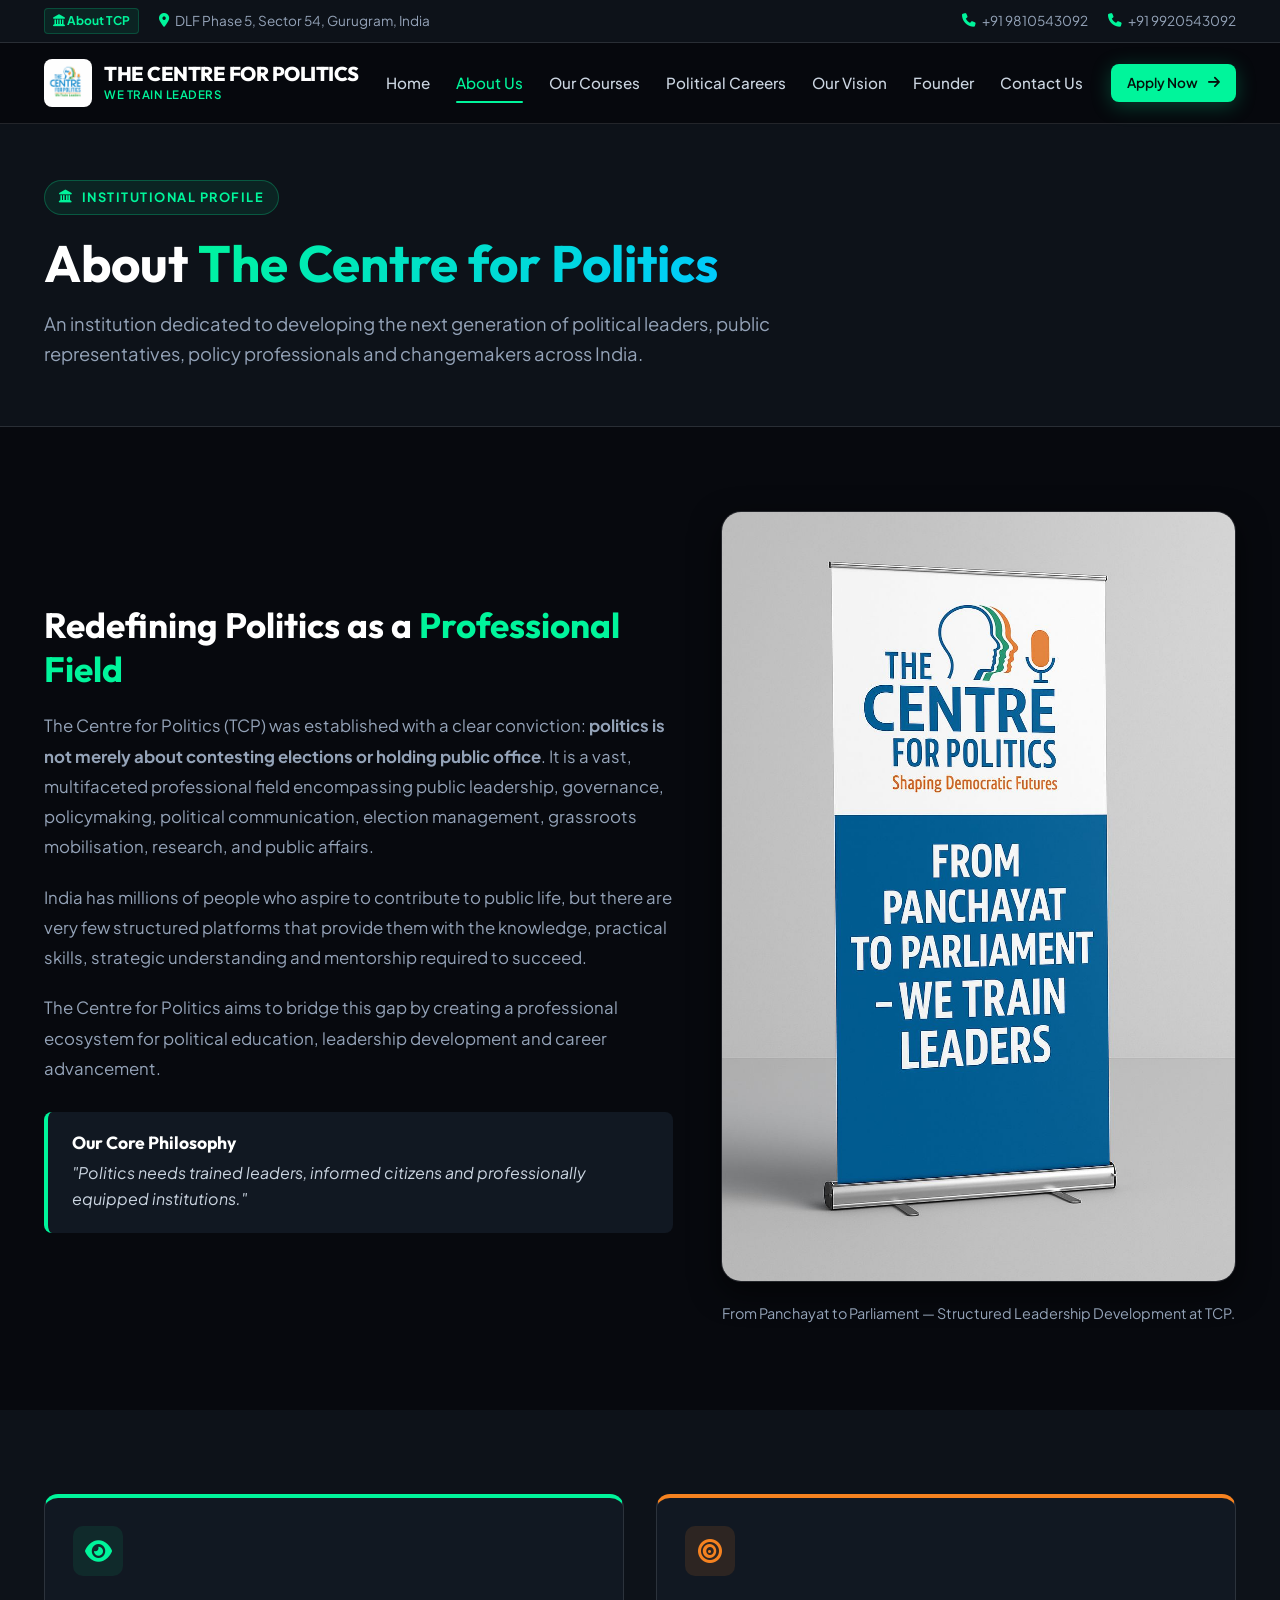
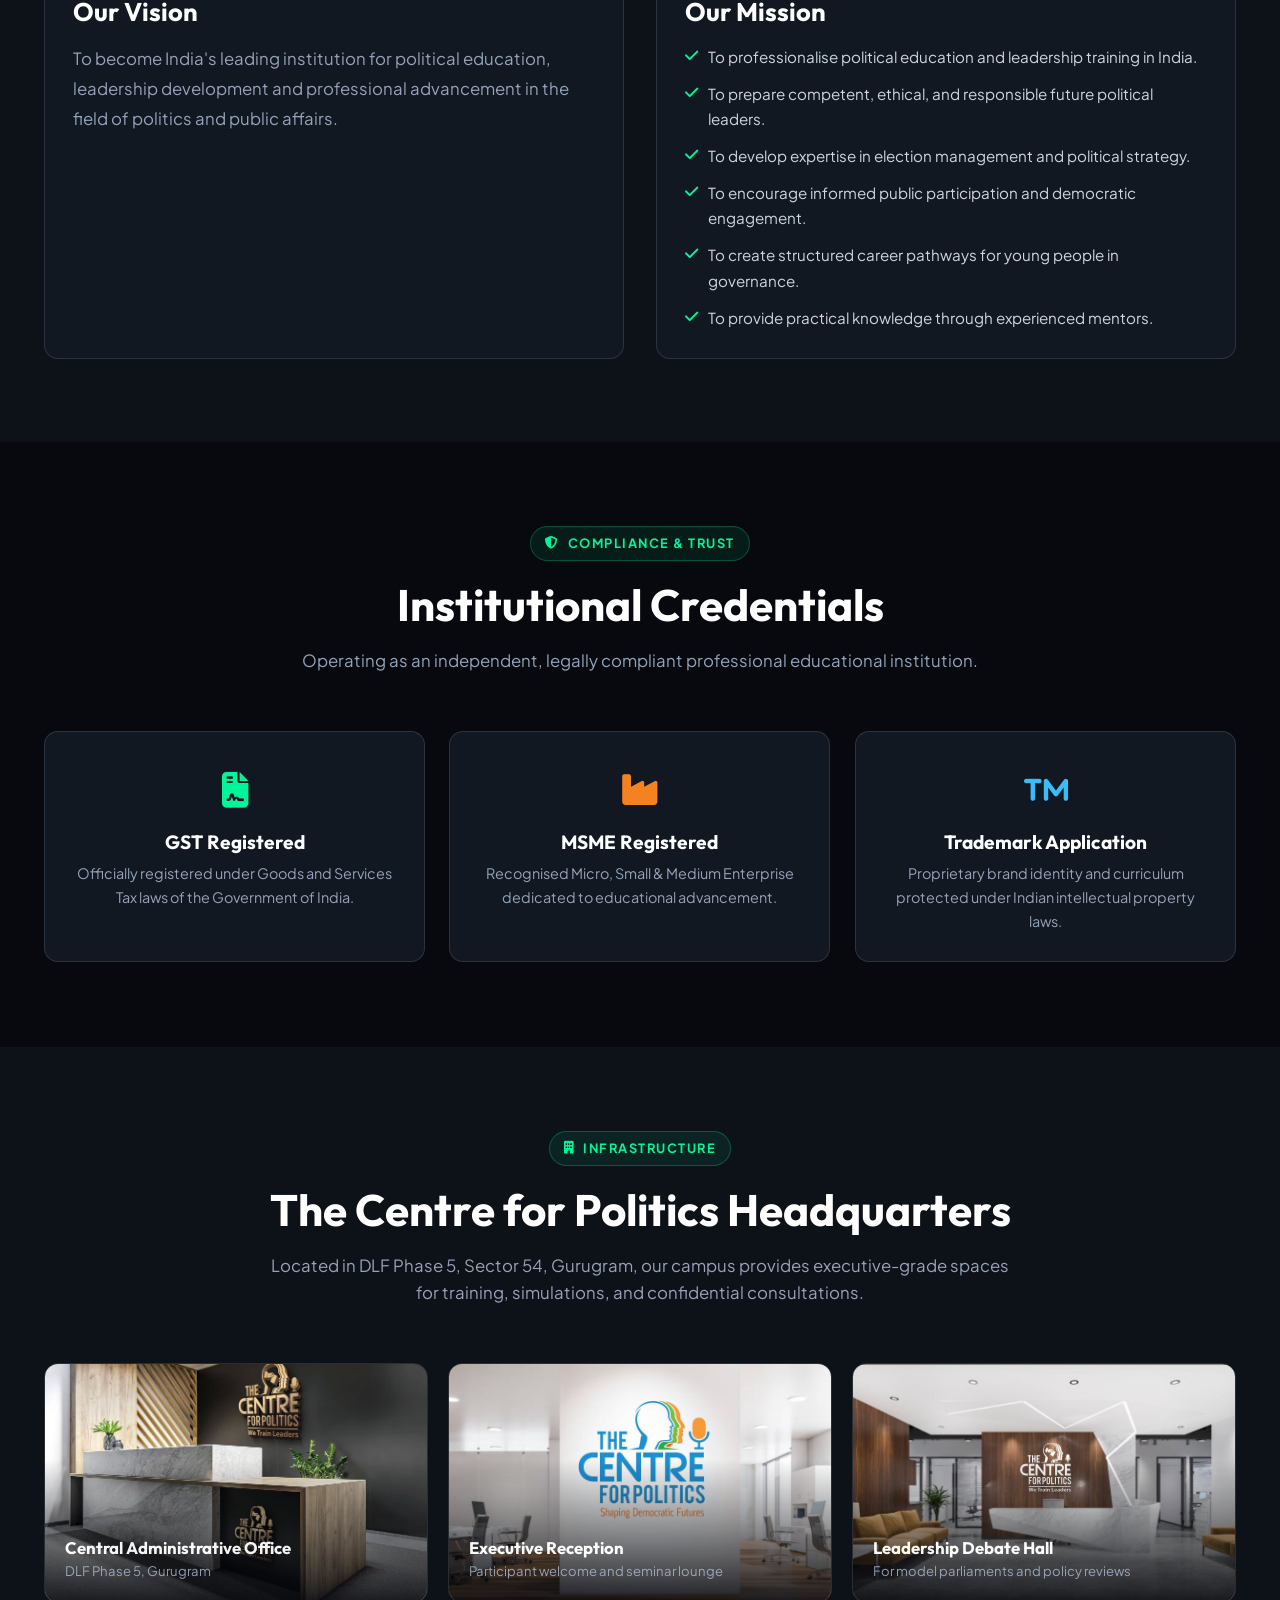
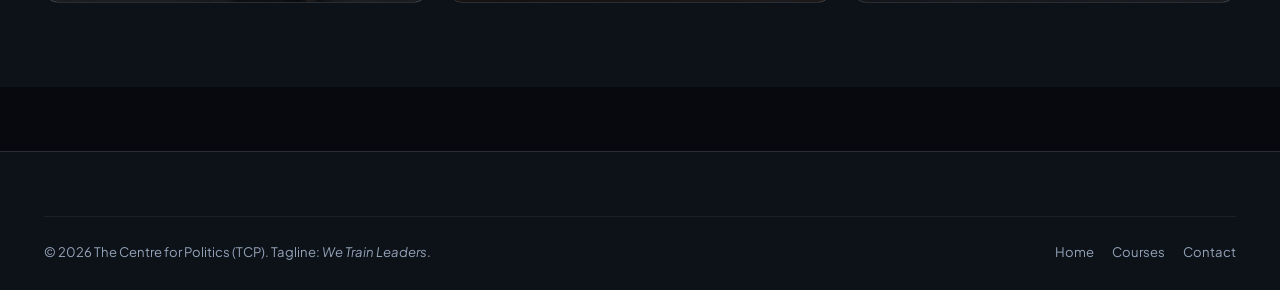
<file: about.html>
<!DOCTYPE html>
<html lang="en">
<head>
  <meta charset="UTF-8">
  <meta name="viewport" content="width=device-width, initial-scale=1.0">
  <title>About Us | The Centre for Politics (TCP) | We Train Leaders</title>
  <meta name="description" content="Learn about The Centre for Politics (TCP), our institutional vision, mission, philosophical foundation, and 10 core governance domains. Headquartered in Gurugram, India.">
  <link rel="icon" type="image/jpeg" href="assets/images/tcp-logo.jpg">
  <link rel="preconnect" href="https://fonts.googleapis.com">
  <link rel="preconnect" href="https://fonts.gstatic.com" crossorigin>
  <link href="https://fonts.googleapis.com/css2?family=Outfit:wght@400;500;600;700;800;900&family=Plus+Jakarta+Sans:wght@400;500;600;700&display=swap" rel="stylesheet">
  <link rel="stylesheet" href="https://cdnjs.cloudflare.com/ajax/libs/font-awesome/6.5.1/css/all.min.css">
  <link rel="stylesheet" href="assets/css/style.css">
</head>
<body>

  <!-- Top Announcement Bar -->
  <aside class="top-bar" aria-label="Announcement & Contact Bar">
    <div class="container top-bar-content">
      <div class="top-bar-left">
        <span class="top-badge"><i class="fas fa-landmark"></i> About TCP</span>
        <span class="top-bar-item"><i class="fas fa-location-dot aurora-text"></i> DLF Phase 5, Sector 54, Gurugram, India</span>
      </div>
      <div class="top-bar-right">
        <a href="tel:+919810543092" class="top-bar-item"><i class="fas fa-phone aurora-text"></i> +91 9810543092</a>
        <a href="tel:+919920543092" class="top-bar-item"><i class="fas fa-phone aurora-text"></i> +91 9920543092</a>
      </div>
    </div>
  </aside>

  <!-- Main Navigation -->
  <header class="site-header">
    <div class="container navbar">
      <a href="index.html" class="brand-logo" aria-label="TCP Home">
        <img src="assets/images/tcp-logo.jpg" alt="TCP Logo" width="54" height="54">
        <div class="brand-text">
          <span class="brand-name">THE CENTRE FOR POLITICS</span>
          <span class="brand-tagline">We Train Leaders</span>
        </div>
      </a>

      <nav class="nav-menu">
        <a href="index.html" class="nav-link">Home</a>
        <a href="about.html" class="nav-link active">About Us</a>
        <a href="courses.html" class="nav-link">Our Courses</a>
        <a href="careers.html" class="nav-link">Political Careers</a>
        <a href="vision.html" class="nav-link">Our Vision</a>
        <a href="founder.html" class="nav-link">Founder</a>
        <a href="contact.html" class="nav-link">Contact Us</a>
      </nav>

      <div class="nav-cta-group">
        <a href="apply.html" class="btn btn-primary btn-sm">
          <span>Apply Now</span>
          <i class="fas fa-arrow-right"></i>
        </a>
        <button class="mobile-toggle" aria-label="Open Navigation Menu">
          <i class="fas fa-bars"></i>
        </button>
      </div>
    </div>
  </header>

  <!-- Mobile Drawer -->
  <div class="menu-overlay"></div>
  <aside class="mobile-menu-drawer" aria-label="Mobile Navigation">
    <div class="mobile-drawer-header">
      <div class="brand-logo">
        <img src="assets/images/tcp-logo.jpg" alt="TCP Logo" width="44" height="44">
        <div class="brand-text">
          <span class="brand-name" style="font-size: 1rem;">THE CENTRE FOR POLITICS</span>
          <span class="brand-tagline" style="font-size: 0.65rem;">We Train Leaders</span>
        </div>
      </div>
      <button class="mobile-drawer-close" aria-label="Close Navigation Menu"><i class="fas fa-times"></i></button>
    </div>
    <nav class="mobile-nav-links">
      <a href="index.html" class="mobile-nav-link">Home</a>
      <a href="about.html" class="mobile-nav-link active">About Us</a>
      <a href="courses.html" class="mobile-nav-link">Our Courses</a>
      <a href="careers.html" class="mobile-nav-link">Political Careers</a>
      <a href="vision.html" class="mobile-nav-link">Our Vision</a>
      <a href="founder.html" class="mobile-nav-link">Founder</a>
      <a href="contact.html" class="mobile-nav-link">Contact Us</a>
    </nav>
  </aside>

  <!-- Page Header -->
  <header class="section-py-sm bg-dark-1" style="border-bottom: 1px solid var(--ice-border);">
    <div class="container">
      <span class="section-tag"><i class="fas fa-landmark"></i> Institutional Profile</span>
      <h1 style="font-size: clamp(2.4rem, 4vw, 3.4rem); margin-bottom: 14px;">About <span class="gradient-text">The Centre for Politics</span></h1>
      <p style="color: var(--ice-muted); font-size: 1.15rem; max-width: 800px;">
        An institution dedicated to developing the next generation of political leaders, public representatives, policy professionals and changemakers across India.
      </p>
    </div>
  </header>

  <main>
    <!-- Section: Core Narrative -->
    <section class="section-py">
      <div class="container">
        <div class="intro-grid">
          <div>
            <h2 style="font-size: 2.2rem; margin-bottom: 20px;">Redefining Politics as a <span class="aurora-text">Professional Field</span></h2>
            <p style="color: var(--ice-muted); font-size: 1.05rem; line-height: 1.8; margin-bottom: 20px;">
              The Centre for Politics (TCP) was established with a clear conviction: <strong>politics is not merely about contesting elections or holding public office</strong>. It is a vast, multifaceted professional field encompassing public leadership, governance, policymaking, political communication, election management, grassroots mobilisation, research, and public affairs.
            </p>
            <p style="color: var(--ice-muted); font-size: 1.05rem; line-height: 1.8; margin-bottom: 20px;">
              India has millions of people who aspire to contribute to public life, but there are very few structured platforms that provide them with the knowledge, practical skills, strategic understanding and mentorship required to succeed.
            </p>
            <p style="color: var(--ice-muted); font-size: 1.05rem; line-height: 1.8; margin-bottom: 28px;">
              The Centre for Politics aims to bridge this gap by creating a professional ecosystem for political education, leadership development and career advancement.
            </p>
            <div style="padding: 20px 24px; background: var(--bg-card); border-left: 4px solid var(--aurora-green); border-radius: var(--radius-sm);">
              <h4 style="font-size: 1.1rem; color: #fff; margin-bottom: 6px;">Our Core Philosophy</h4>
              <p style="color: var(--ice-subtle); font-style: italic;">
                "Politics needs trained leaders, informed citizens and professionally equipped institutions."
              </p>
            </div>
          </div>

          <div>
            <div style="border-radius: var(--radius-lg); overflow: hidden; border: 1px solid var(--ice-border); box-shadow: var(--shadow-md); margin-bottom: 20px;">
              <img src="assets/images/standee-banner.jpg" alt="The Centre for Politics Standee - From Panchayat to Parliament We Train Leaders">
            </div>
            <div style="text-align: center; font-size: 0.9rem; color: var(--ice-muted);">
              From Panchayat to Parliament — Structured Leadership Development at TCP.
            </div>
          </div>
        </div>
      </div>
    </section>

    <!-- Section: Vision & Mission Statement -->
    <section class="section-py bg-dark-1">
      <div class="container">
        <div class="two-col-grid">
          <div class="tcp-card card-spotlight reveal" style="border-top: 4px solid var(--aurora-green);">
            <div style="width: 50px; height: 50px; border-radius: 10px; background: var(--aurora-subtle-bg); color: var(--aurora-green); display: flex; align-items: center; justify-content: center; font-size: 1.5rem; margin-bottom: 20px;">
              <i class="fas fa-eye"></i>
            </div>
            <h3 style="font-size: 1.6rem; margin-bottom: 16px;">Our Vision</h3>
            <p style="color: var(--ice-muted); font-size: 1.05rem; line-height: 1.8;">
              To become India's leading institution for political education, leadership development and professional advancement in the field of politics and public affairs.
            </p>
          </div>

          <div class="tcp-card card-spotlight reveal" style="border-top: 4px solid var(--brand-saffron);">
            <div style="width: 50px; height: 50px; border-radius: 10px; background: rgba(245, 130, 32, 0.12); color: var(--brand-saffron); display: flex; align-items: center; justify-content: center; font-size: 1.5rem; margin-bottom: 20px;">
              <i class="fas fa-bullseye"></i>
            </div>
            <h3 style="font-size: 1.6rem; margin-bottom: 16px;">Our Mission</h3>
            <ul style="display: flex; flex-direction: column; gap: 12px; color: var(--ice-subtle); font-size: 0.95rem;">
              <li style="display: flex; align-items: flex-start; gap: 10px;">
                <i class="fas fa-check aurora-text" style="margin-top: 4px;"></i>
                To professionalise political education and leadership training in India.
              </li>
              <li style="display: flex; align-items: flex-start; gap: 10px;">
                <i class="fas fa-check aurora-text" style="margin-top: 4px;"></i>
                To prepare competent, ethical, and responsible future political leaders.
              </li>
              <li style="display: flex; align-items: flex-start; gap: 10px;">
                <i class="fas fa-check aurora-text" style="margin-top: 4px;"></i>
                To develop expertise in election management and political strategy.
              </li>
              <li style="display: flex; align-items: flex-start; gap: 10px;">
                <i class="fas fa-check aurora-text" style="margin-top: 4px;"></i>
                To encourage informed public participation and democratic engagement.
              </li>
              <li style="display: flex; align-items: flex-start; gap: 10px;">
                <i class="fas fa-check aurora-text" style="margin-top: 4px;"></i>
                To create structured career pathways for young people in governance.
              </li>
              <li style="display: flex; align-items: flex-start; gap: 10px;">
                <i class="fas fa-check aurora-text" style="margin-top: 4px;"></i>
                To provide practical knowledge through experienced mentors.
              </li>
            </ul>
          </div>
        </div>
      </div>
    </section>

    <!-- Section: Institutional Credentials -->
    <section class="section-py">
      <div class="container">
        <div class="section-header">
          <span class="section-tag"><i class="fas fa-shield-alt"></i> Compliance & Trust</span>
          <h2 class="section-title">Institutional Credentials</h2>
          <p class="section-subtitle">
            Operating as an independent, legally compliant professional educational institution.
          </p>
        </div>

        <div style="display: grid; grid-template-columns: repeat(auto-fit, minmax(280px, 1fr)); gap: 24px;">
          <div class="tcp-card card-spotlight reveal" style="text-align: center;">
            <div style="font-size: 2.2rem; color: var(--aurora-green); margin-bottom: 12px;"><i class="fas fa-file-contract"></i></div>
            <h4 style="font-size: 1.2rem; margin-bottom: 8px;">GST Registered</h4>
            <p style="color: var(--ice-muted); font-size: 0.9rem;">Officially registered under Goods and Services Tax laws of the Government of India.</p>
          </div>

          <div class="tcp-card card-spotlight reveal" style="text-align: center;">
            <div style="font-size: 2.2rem; color: var(--brand-saffron); margin-bottom: 12px;"><i class="fas fa-industry"></i></div>
            <h4 style="font-size: 1.2rem; margin-bottom: 8px;">MSME Registered</h4>
            <p style="color: var(--ice-muted); font-size: 0.9rem;">Recognised Micro, Small & Medium Enterprise dedicated to educational advancement.</p>
          </div>

          <div class="tcp-card card-spotlight reveal" style="text-align: center;">
            <div style="font-size: 2.2rem; color: #38bdf8; margin-bottom: 12px;"><i class="fas fa-trademark"></i></div>
            <h4 style="font-size: 1.2rem; margin-bottom: 8px;">Trademark Application</h4>
            <p style="color: var(--ice-muted); font-size: 0.9rem;">Proprietary brand identity and curriculum protected under Indian intellectual property laws.</p>
          </div>
        </div>
      </div>
    </section>

    <!-- Section: Campus Gallery & Virtual Tour -->
    <section class="section-py bg-dark-1">
      <div class="container">
        <div class="section-header">
          <span class="section-tag"><i class="fas fa-building"></i> Infrastructure</span>
          <h2 class="section-title">The Centre for Politics Headquarters</h2>
          <p class="section-subtitle">
            Located in DLF Phase 5, Sector 54, Gurugram, our campus provides executive-grade spaces for training, simulations, and confidential consultations.
          </p>
        </div>

        <div class="gallery-grid">
          <div class="gallery-item reveal">
            <img src="assets/images/gold-embossed-reception.jpg" alt="Executive Centre">
            <div class="gallery-overlay">
              <h4>Central Administrative Office</h4>
              <p>DLF Phase 5, Gurugram</p>
            </div>
          </div>
          <div class="gallery-item reveal">
            <img src="assets/images/corporate-reception-hall.jpg" alt="Corporate Reception">
            <div class="gallery-overlay">
              <h4>Executive Reception</h4>
              <p>Participant welcome and seminar lounge</p>
            </div>
          </div>
          <div class="gallery-item reveal">
            <img src="assets/images/modern-marble-lobby.jpg" alt="Marble Lobby">
            <div class="gallery-overlay">
              <h4>Leadership Debate Hall</h4>
              <p>For model parliaments and policy reviews</p>
            </div>
          </div>
        </div>
      </div>
    </section>
  </main>

  <!-- Site Footer -->
  <footer class="site-footer">
    <div class="container">
      <div class="footer-bottom">
        <div>&copy; 2026 The Centre for Politics (TCP). Tagline: <em>We Train Leaders</em>.</div>
        <div class="footer-bottom-links">
          <a href="index.html">Home</a>
          <a href="courses.html">Courses</a>
          <a href="contact.html">Contact</a>
        </div>
      </div>
    </div>
  </footer>

  <script src="assets/js/main.js"></script>
</body>
</html>
</file>
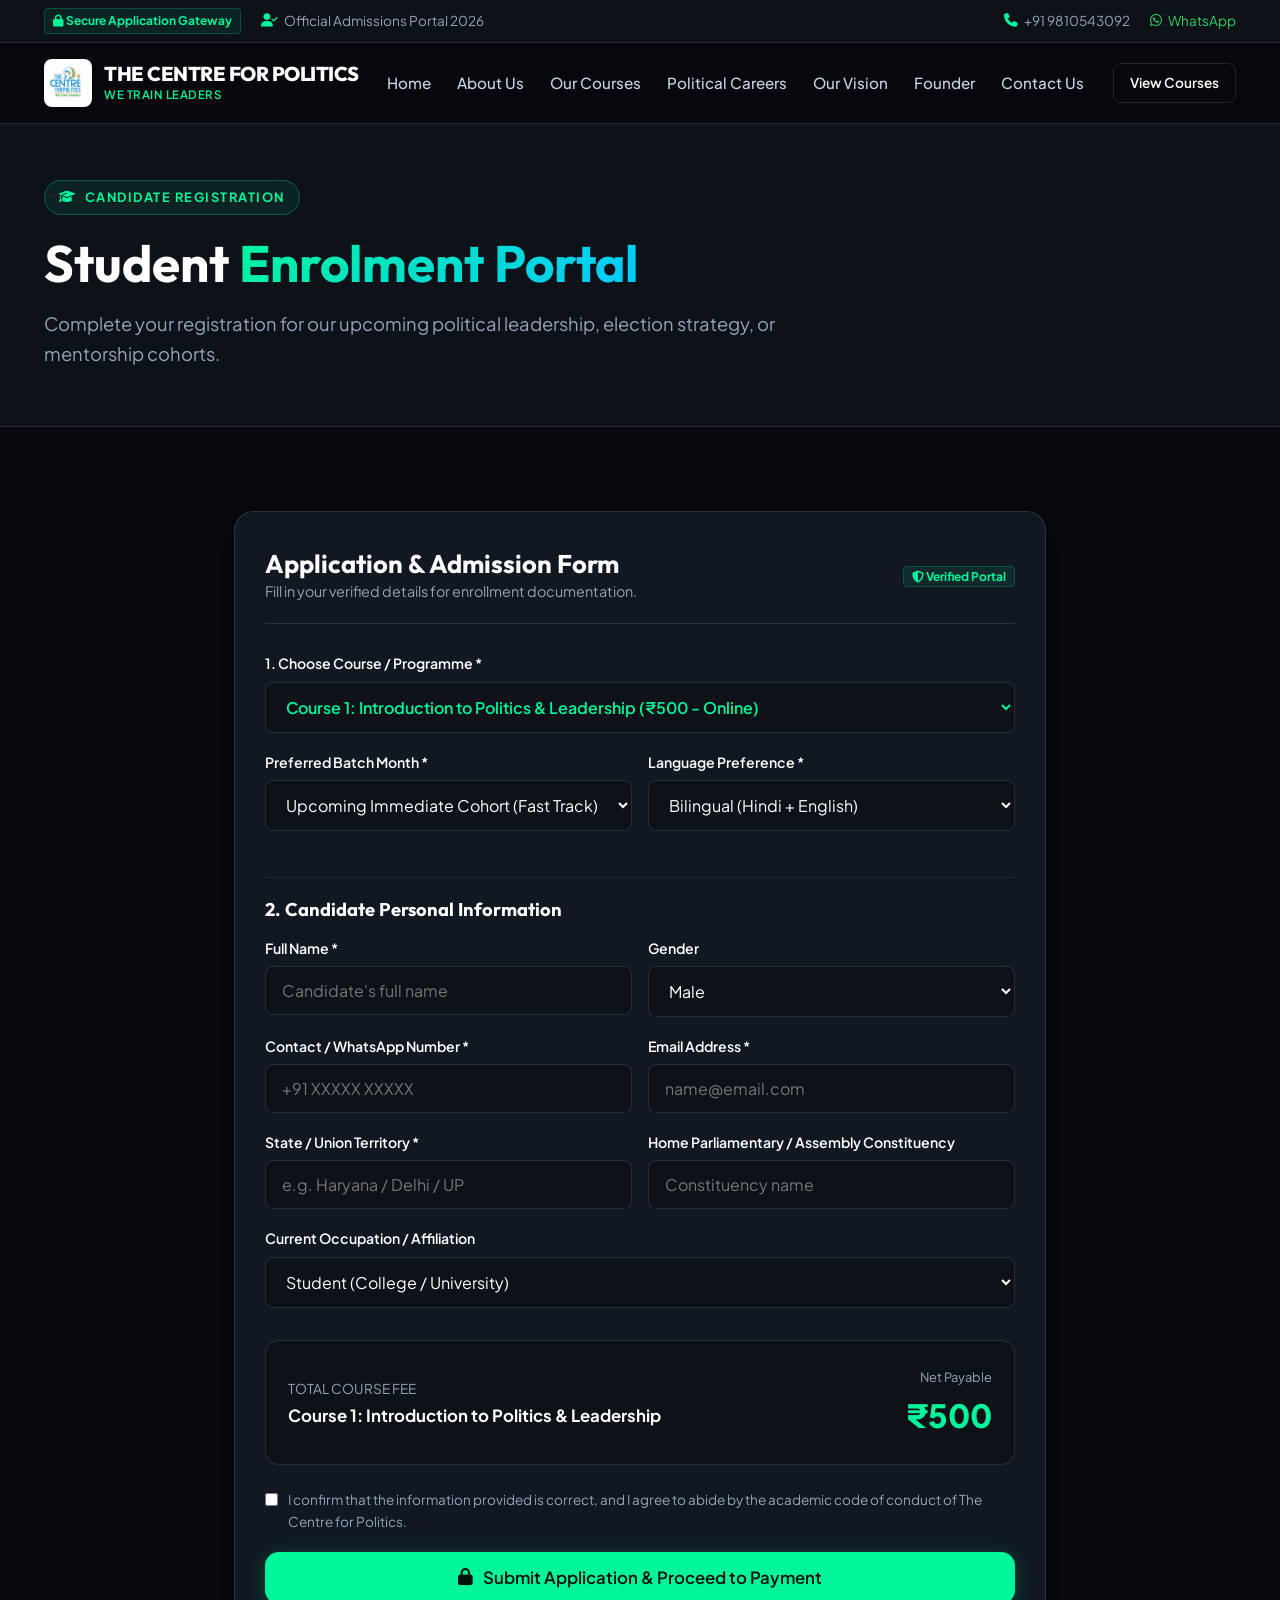
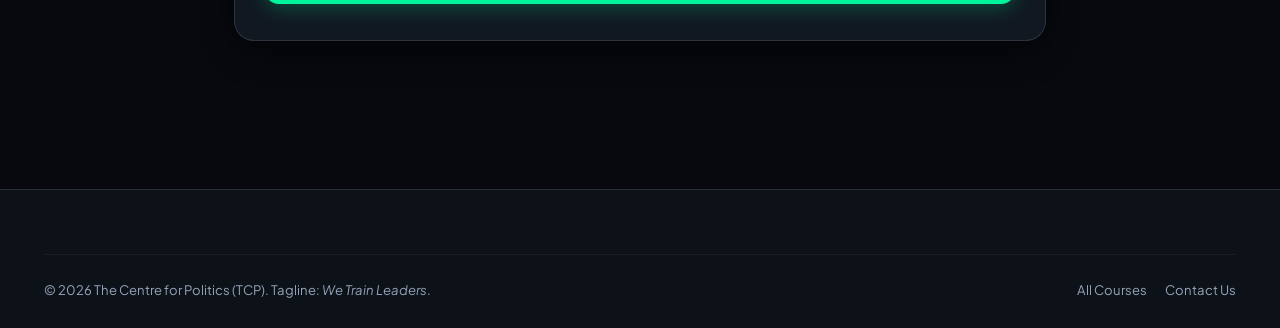
<file: apply.html>
<!DOCTYPE html>
<html lang="en">
<head>
  <meta charset="UTF-8">
  <meta name="viewport" content="width=device-width, initial-scale=1.0">
  <title>Student Enrolment & Registration Portal | The Centre for Politics (TCP)</title>
  <meta name="description" content="Register and apply for The Centre for Politics training programmes. Online registration, course fee payment, and batch selection.">
  <link rel="icon" type="image/jpeg" href="assets/images/tcp-logo.jpg">
  <link rel="preconnect" href="https://fonts.googleapis.com">
  <link rel="preconnect" href="https://fonts.gstatic.com" crossorigin>
  <link href="https://fonts.googleapis.com/css2?family=Outfit:wght@400;500;600;700;800;900&family=Plus+Jakarta+Sans:wght@400;500;600;700&display=swap" rel="stylesheet">
  <link rel="stylesheet" href="https://cdnjs.cloudflare.com/ajax/libs/font-awesome/6.5.1/css/all.min.css">
  <link rel="stylesheet" href="assets/css/style.css">
</head>
<body>

  <!-- Top Bar -->
  <aside class="top-bar" aria-label="Top Bar">
    <div class="container top-bar-content">
      <div class="top-bar-left">
        <span class="top-badge"><i class="fas fa-lock"></i> Secure Application Gateway</span>
        <span class="top-bar-item"><i class="fas fa-user-check aurora-text"></i> Official Admissions Portal 2026</span>
      </div>
      <div class="top-bar-right">
        <a href="tel:+919810543092" class="top-bar-item"><i class="fas fa-phone aurora-text"></i> +91 9810543092</a>
        <a href="https://wa.me/919810543092" target="_blank" class="top-bar-item" style="color:#25d366;"><i class="fab fa-whatsapp"></i> WhatsApp</a>
      </div>
    </div>
  </aside>

  <!-- Navigation -->
  <header class="site-header">
    <div class="container navbar">
      <a href="index.html" class="brand-logo" aria-label="TCP Home">
        <img src="assets/images/tcp-logo.jpg" alt="TCP Logo" width="54" height="54">
        <div class="brand-text">
          <span class="brand-name">THE CENTRE FOR POLITICS</span>
          <span class="brand-tagline">We Train Leaders</span>
        </div>
      </a>

      <nav class="nav-menu">
        <a href="index.html" class="nav-link">Home</a>
        <a href="about.html" class="nav-link">About Us</a>
        <a href="courses.html" class="nav-link">Our Courses</a>
        <a href="careers.html" class="nav-link">Political Careers</a>
        <a href="vision.html" class="nav-link">Our Vision</a>
        <a href="founder.html" class="nav-link">Founder</a>
        <a href="contact.html" class="nav-link">Contact Us</a>
      </nav>

      <div class="nav-cta-group">
        <a href="courses.html" class="btn btn-outline btn-sm">View Courses</a>
        <button class="mobile-toggle" aria-label="Open Navigation Menu"><i class="fas fa-bars"></i></button>
      </div>
    </div>
  </header>

  <!-- Page Header -->
  <header class="section-py-sm bg-dark-1" style="border-bottom: 1px solid var(--ice-border);">
    <div class="container">
      <span class="section-tag"><i class="fas fa-graduation-cap"></i> Candidate Registration</span>
      <h1 style="font-size: clamp(2.4rem, 4vw, 3.4rem); margin-bottom: 14px;">Student <span class="gradient-text">Enrolment Portal</span></h1>
      <p style="color: var(--ice-muted); font-size: 1.15rem; max-width: 800px;">
        Complete your registration for our upcoming political leadership, election strategy, or mentorship cohorts.
      </p>
    </div>
  </header>

  <main>
    <section class="section-py">
      <div class="container" style="max-width: 860px;">
        <div class="form-card">
          <div style="display: flex; justify-content: space-between; align-items: center; border-bottom: 1px solid var(--ice-border); padding-bottom: 20px; margin-bottom: 28px;">
            <div>
              <h2 style="font-size: 1.6rem; color: #fff;">Application & Admission Form</h2>
              <p style="color: var(--ice-muted); font-size: 0.9rem;">Fill in your verified details for enrollment documentation.</p>
            </div>
            <div style="text-align: right;">
              <span class="top-badge"><i class="fas fa-shield-alt"></i> Verified Portal</span>
            </div>
          </div>

          <form id="applicationPortalForm">
            <!-- Course Selection -->
            <div class="form-group">
              <label class="form-label">1. Choose Course / Programme *</label>
              <select id="courseSelectDropdown" class="form-control" required style="font-weight: 600; color: var(--aurora-green);">
                <option value="500" data-name="Course 1: Introduction to Politics & Leadership">Course 1: Introduction to Politics & Leadership (₹500 - Online)</option>
                <option value="15000" data-name="Course 2: Political Leadership & Election Management">Course 2: Political Leadership & Election Management (₹15,000 - Residential Bootcamp)</option>
                <option value="100000" data-name="Course 3: Personal Political Mentorship">Course 3: Personal Political Mentorship (₹1,00,000 - 1-on-1 Guidance)</option>
                <option value="500000" data-name="Course 4: Advanced Geopolitics & International Relations">Course 4: Advanced Geopolitics & International Relations (₹5,00,000 - Advanced Specialised)</option>
              </select>
            </div>

            <!-- Cohort / Batch -->
            <div class="form-row">
              <div class="form-group">
                <label class="form-label">Preferred Batch Month *</label>
                <select class="form-control" required>
                  <option value="Upcoming Immediate Batch">Upcoming Immediate Cohort (Fast Track)</option>
                  <option value="Weekend Batch">Weekend Intensive Schedule</option>
                  <option value="Next Month Cohort">Next Month Cohort</option>
                </select>
              </div>
              <div class="form-group">
                <label class="form-label">Language Preference *</label>
                <select class="form-control" required>
                  <option value="Bilingual">Bilingual (Hindi + English)</option>
                  <option value="English">English</option>
                  <option value="Hindi">Hindi</option>
                </select>
              </div>
            </div>

            <!-- Candidate Details -->
            <h4 style="font-size: 1.15rem; color: var(--ice-white-pure); margin: 28px 0 16px 0; border-top: 1px solid rgba(255,255,255,0.06); padding-top: 20px;">
              2. Candidate Personal Information
            </h4>

            <div class="form-row">
              <div class="form-group">
                <label class="form-label">Full Name *</label>
                <input type="text" class="form-control" placeholder="Candidate's full name" required>
              </div>
              <div class="form-group">
                <label class="form-label">Gender</label>
                <select class="form-control">
                  <option value="Male">Male</option>
                  <option value="Female">Female</option>
                  <option value="Other">Other</option>
                  <option value="Prefer not to say">Prefer not to say</option>
                </select>
              </div>
            </div>

            <div class="form-row">
              <div class="form-group">
                <label class="form-label">Contact / WhatsApp Number *</label>
                <input type="tel" class="form-control" placeholder="+91 XXXXX XXXXX" required>
              </div>
              <div class="form-group">
                <label class="form-label">Email Address *</label>
                <input type="email" class="form-control" placeholder="name@email.com" required>
              </div>
            </div>

            <div class="form-row">
              <div class="form-group">
                <label class="form-label">State / Union Territory *</label>
                <input type="text" class="form-control" placeholder="e.g. Haryana / Delhi / UP" required>
              </div>
              <div class="form-group">
                <label class="form-label">Home Parliamentary / Assembly Constituency</label>
                <input type="text" class="form-control" placeholder="Constituency name">
              </div>
            </div>

            <!-- Background -->
            <div class="form-group">
              <label class="form-label">Current Occupation / Affiliation</label>
              <select class="form-control">
                <option value="Student">Student (College / University)</option>
                <option value="Political Aspirant / Activist">Political Aspirant / Activist</option>
                <option value="Existing Political Worker">Existing Political Worker / Office-bearer</option>
                <option value="Elected Public Representative">Elected Public Representative (Panchayat/ULB/Assembly)</option>
                <option value="Working Professional">Corporate / Working Professional</option>
                <option value="Journalist / Media / Research">Journalist / Media / Researcher</option>
                <option value="Entrepreneur">Entrepreneur / Business Owner</option>
              </select>
            </div>

            <!-- Live Fee Display Box -->
            <div style="margin: 32px 0 24px 0; padding: 22px; background: var(--bg-dark-1); border: 1px solid var(--ice-border); border-radius: var(--radius-md);">
              <div style="display: flex; justify-content: space-between; align-items: center;">
                <div>
                  <span style="font-size: 0.85rem; color: var(--ice-muted); text-transform: uppercase;">Total Course Fee</span>
                  <div id="selectedCourseNameDisplay" style="font-size: 1.05rem; font-weight: 700; color: #fff;">
                    Course 1: Introduction to Politics & Leadership
                  </div>
                </div>
                <div style="text-align: right;">
                  <span style="font-size: 0.8rem; color: var(--ice-muted);">Net Payable</span>
                  <div id="selectedCoursePriceDisplay" style="font-size: 2rem; font-weight: 900; color: var(--aurora-green);">
                    ₹500
                  </div>
                </div>
              </div>
            </div>

            <div class="form-group" style="display: flex; align-items: flex-start; gap: 10px; font-size: 0.85rem; color: var(--ice-muted);">
              <input type="checkbox" required style="margin-top: 4px;">
              <span>I confirm that the information provided is correct, and I agree to abide by the academic code of conduct of The Centre for Politics.</span>
            </div>

            <button type="submit" class="btn btn-primary btn-lg" style="width: 100%;">
              <i class="fas fa-lock"></i> Submit Application & Proceed to Payment
            </button>
          </form>
        </div>
      </div>
    </section>
  </main>

  <!-- Site Footer -->
  <footer class="site-footer">
    <div class="container">
      <div class="footer-bottom">
        <div>&copy; 2026 The Centre for Politics (TCP). Tagline: <em>We Train Leaders</em>.</div>
        <div class="footer-bottom-links">
          <a href="courses.html">All Courses</a>
          <a href="contact.html">Contact Us</a>
        </div>
      </div>
    </div>
  </footer>

  <script src="assets/js/main.js"></script>
  <script>
    // Handle Course Selector URL query params and price update
    const urlParams = new URLSearchParams(window.location.search);
    const courseParam = urlParams.get('course');
    const selectEl = document.getElementById('courseSelectDropdown');
    const nameDisplay = document.getElementById('selectedCourseNameDisplay');
    const priceDisplay = document.getElementById('selectedCoursePriceDisplay');

    if (courseParam && selectEl) {
      if (courseParam === '1') selectEl.value = '500';
      else if (courseParam === '2') selectEl.value = '15000';
      else if (courseParam === '3') selectEl.value = '100000';
      else if (courseParam === '4') selectEl.value = '500000';
    }

    function updateFee() {
      const selectedOpt = selectEl.options[selectEl.selectedIndex];
      const price = selectEl.value;
      const courseName = selectedOpt.getAttribute('data-name');
      if (nameDisplay) nameDisplay.textContent = courseName;
      if (priceDisplay) priceDisplay.textContent = '₹' + Number(price).toLocaleString('en-IN');
    }

    if (selectEl) {
      selectEl.addEventListener('change', updateFee);
      updateFee();
    }

    // Connect application submit to simulated payment gateway modal
    const appForm = document.getElementById('applicationPortalForm');
    if (appForm) {
      appForm.addEventListener('submit', (e) => {
        e.preventDefault();
        const selectedOpt = selectEl.options[selectEl.selectedIndex];
        const title = selectedOpt.getAttribute('data-name');
        const amount = selectEl.value;

        const payModal = document.getElementById('paymentModal');
        const payCourseTitle = document.getElementById('payModalCourseTitle');
        const payCourseAmount = document.getElementById('payModalCourseAmount');
        const payAmountInput = document.getElementById('payAmountInput');

        if (payCourseTitle) payCourseTitle.textContent = title;
        if (payCourseAmount) payCourseAmount.textContent = '₹' + Number(amount).toLocaleString('en-IN');
        if (payAmountInput) payAmountInput.value = amount;

        if (payModal) {
          payModal.classList.add('open');
          document.body.style.overflow = 'hidden';
        }
      });
    }
  </script>

  <!-- Dynamic Payment Modal inside apply.html -->
  <div class="modal-overlay" id="paymentModal">
    <div class="modal-dialog">
      <div class="modal-header">
        <h3><i class="fas fa-shield-alt aurora-text"></i> Secure Registration Fee</h3>
        <button class="modal-close" aria-label="Close modal">&times;</button>
      </div>
      <div class="modal-body">
        <div style="background: var(--bg-dark-1); border: 1px solid var(--ice-border); border-radius: var(--radius-sm); padding: 18px; margin-bottom: 20px;">
          <div style="font-size: 0.85rem; color: var(--ice-muted); text-transform: uppercase;">Selected Programme:</div>
          <div id="payModalCourseTitle" style="font-size: 1.15rem; font-weight: 700; color: #fff; margin: 4px 0 10px 0;">
            Course Registration
          </div>
          <div style="display: flex; justify-content: space-between; align-items: baseline; border-top: 1px solid rgba(255,255,255,0.08); padding-top: 10px;">
            <span style="color: var(--ice-muted); font-size: 0.9rem;">Fee Payable:</span>
            <span id="payModalCourseAmount" style="font-size: 1.6rem; font-weight: 800; color: var(--aurora-green);">₹500</span>
          </div>
        </div>

        <form id="paymentSimulationForm">
          <input type="hidden" id="payAmountInput" value="500">
          <div class="form-group">
            <label class="form-label">Payment Channel</label>
            <div style="display: grid; grid-template-columns: repeat(3, 1fr); gap: 10px; margin-top: 8px;">
              <label style="border: 1px solid var(--aurora-green); background: var(--bg-dark-1); border-radius: 8px; padding: 10px; text-align: center; font-size: 0.8rem; cursor: pointer; color: #fff;">
                <input type="radio" name="paymethod2" checked style="margin-bottom: 4px;"><br>UPI / QR
              </label>
              <label style="border: 1px solid var(--ice-border); background: var(--bg-dark-1); border-radius: 8px; padding: 10px; text-align: center; font-size: 0.8rem; cursor: pointer; color: var(--ice-muted);">
                <input type="radio" name="paymethod2" style="margin-bottom: 4px;"><br>Credit/Debit
              </label>
              <label style="border: 1px solid var(--ice-border); background: var(--bg-dark-1); border-radius: 8px; padding: 10px; text-align: center; font-size: 0.8rem; cursor: pointer; color: var(--ice-muted);">
                <input type="radio" name="paymethod2" style="margin-bottom: 4px;"><br>NetBanking
              </label>
            </div>
          </div>

          <button type="submit" class="btn btn-primary" style="width: 100%;">
            <i class="fas fa-check-circle"></i> Confirm Payment & Enrol
          </button>
        </form>
      </div>
    </div>
  </div>
</body>
</html>
</file>
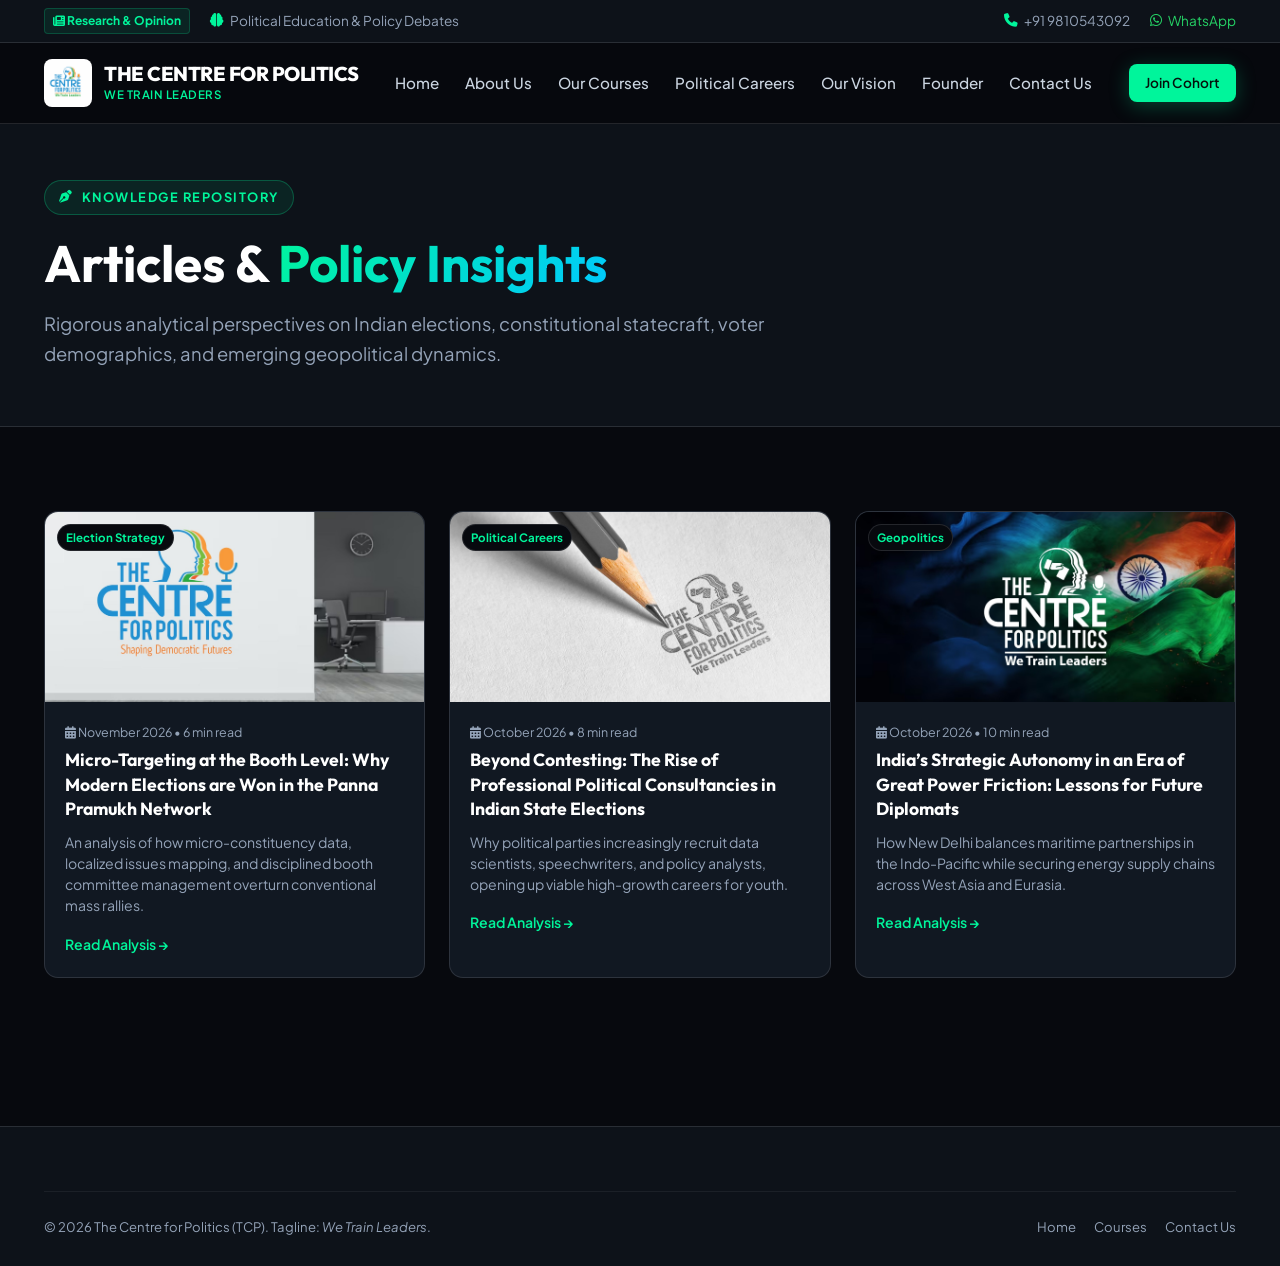
<file: blog.html>
<!DOCTYPE html>
<html lang="en">
<head>
  <meta charset="UTF-8">
  <meta name="viewport" content="width=device-width, initial-scale=1.0">
  <title>Insights & Articles | The Centre for Politics (TCP) | We Train Leaders</title>
  <meta name="description" content="Read research, policy insights, and electoral analysis published by The Centre for Politics.">
  <link rel="icon" type="image/jpeg" href="assets/images/tcp-logo.jpg">
  <link rel="preconnect" href="https://fonts.googleapis.com">
  <link rel="preconnect" href="https://fonts.gstatic.com" crossorigin>
  <link href="https://fonts.googleapis.com/css2?family=Outfit:wght@400;500;600;700;800;900&family=Plus+Jakarta+Sans:wght@400;500;600;700&display=swap" rel="stylesheet">
  <link rel="stylesheet" href="https://cdnjs.cloudflare.com/ajax/libs/font-awesome/6.5.1/css/all.min.css">
  <link rel="stylesheet" href="assets/css/style.css">
</head>
<body>

  <!-- Top Bar -->
  <aside class="top-bar" aria-label="Top Bar">
    <div class="container top-bar-content">
      <div class="top-bar-left">
        <span class="top-badge"><i class="fas fa-newspaper"></i> Research & Opinion</span>
        <span class="top-bar-item"><i class="fas fa-brain aurora-text"></i> Political Education & Policy Debates</span>
      </div>
      <div class="top-bar-right">
        <a href="tel:+919810543092" class="top-bar-item"><i class="fas fa-phone aurora-text"></i> +91 9810543092</a>
        <a href="https://wa.me/919810543092" target="_blank" class="top-bar-item" style="color:#25d366;"><i class="fab fa-whatsapp"></i> WhatsApp</a>
      </div>
    </div>
  </aside>

  <!-- Navigation -->
  <header class="site-header">
    <div class="container navbar">
      <a href="index.html" class="brand-logo" aria-label="TCP Home">
        <img src="assets/images/tcp-logo.jpg" alt="TCP Logo" width="54" height="54">
        <div class="brand-text">
          <span class="brand-name">THE CENTRE FOR POLITICS</span>
          <span class="brand-tagline">We Train Leaders</span>
        </div>
      </a>

      <nav class="nav-menu">
        <a href="index.html" class="nav-link">Home</a>
        <a href="about.html" class="nav-link">About Us</a>
        <a href="courses.html" class="nav-link">Our Courses</a>
        <a href="careers.html" class="nav-link">Political Careers</a>
        <a href="vision.html" class="nav-link">Our Vision</a>
        <a href="founder.html" class="nav-link">Founder</a>
        <a href="contact.html" class="nav-link">Contact Us</a>
      </nav>

      <div class="nav-cta-group">
        <a href="apply.html" class="btn btn-primary btn-sm">Join Cohort</a>
        <button class="mobile-toggle" aria-label="Open Navigation Menu"><i class="fas fa-bars"></i></button>
      </div>
    </div>
  </header>

  <!-- Page Header -->
  <header class="section-py-sm bg-dark-1" style="border-bottom: 1px solid var(--ice-border);">
    <div class="container">
      <span class="section-tag"><i class="fas fa-pen-nib"></i> Knowledge Repository</span>
      <h1 style="font-size: clamp(2.4rem, 4vw, 3.4rem); margin-bottom: 14px;">Articles & <span class="gradient-text">Policy Insights</span></h1>
      <p style="color: var(--ice-muted); font-size: 1.15rem; max-width: 800px;">
        Rigorous analytical perspectives on Indian elections, constitutional statecraft, voter demographics, and emerging geopolitical dynamics.
      </p>
    </div>
  </header>

  <main>
    <section class="section-py">
      <div class="container">
        <div class="news-grid">
          <!-- Article 1 -->
          <article class="news-card">
            <div class="news-image">
              <img src="assets/images/office-wall-mockup.jpg" alt="Article 1">
              <span class="news-badge">Election Strategy</span>
            </div>
            <div class="news-content">
              <div class="news-date"><i class="fas fa-calendar-alt"></i> November 2026 &bull; 6 min read</div>
              <h3 class="news-title">
                <a href="#!">Micro-Targeting at the Booth Level: Why Modern Elections are Won in the Panna Pramukh Network</a>
              </h3>
              <p class="news-excerpt">
                An analysis of how micro-constituency data, localized issues mapping, and disciplined booth committee management overturn conventional mass rallies.
              </p>
              <a href="#!" style="color: var(--aurora-green); font-size: 0.88rem; font-weight: 600;">Read Analysis &rarr;</a>
            </div>
          </article>

          <!-- Article 2 -->
          <article class="news-card">
            <div class="news-image">
              <img src="assets/images/pencil-blueprint-sketch.jpg" alt="Article 2">
              <span class="news-badge">Political Careers</span>
            </div>
            <div class="news-content">
              <div class="news-date"><i class="fas fa-calendar-alt"></i> October 2026 &bull; 8 min read</div>
              <h3 class="news-title">
                <a href="#!">Beyond Contesting: The Rise of Professional Political Consultancies in Indian State Elections</a>
              </h3>
              <p class="news-excerpt">
                Why political parties increasingly recruit data scientists, speechwriters, and policy analysts, opening up viable high-growth careers for youth.
              </p>
              <a href="#!" style="color: var(--aurora-green); font-size: 0.88rem; font-weight: 600;">Read Analysis &rarr;</a>
            </div>
          </article>

          <!-- Article 3 -->
          <article class="news-card">
            <div class="news-image">
              <img src="assets/images/hero-national-tricolor.jpg" alt="Article 3">
              <span class="news-badge">Geopolitics</span>
            </div>
            <div class="news-content">
              <div class="news-date"><i class="fas fa-calendar-alt"></i> October 2026 &bull; 10 min read</div>
              <h3 class="news-title">
                <a href="#!">India’s Strategic Autonomy in an Era of Great Power Friction: Lessons for Future Diplomats</a>
              </h3>
              <p class="news-excerpt">
                How New Delhi balances maritime partnerships in the Indo-Pacific while securing energy supply chains across West Asia and Eurasia.
              </p>
              <a href="#!" style="color: var(--aurora-green); font-size: 0.88rem; font-weight: 600;">Read Analysis &rarr;</a>
            </div>
          </article>
        </div>
      </div>
    </section>
  </main>

  <!-- Site Footer -->
  <footer class="site-footer">
    <div class="container">
      <div class="footer-bottom">
        <div>&copy; 2026 The Centre for Politics (TCP). Tagline: <em>We Train Leaders</em>.</div>
        <div class="footer-bottom-links">
          <a href="index.html">Home</a>
          <a href="courses.html">Courses</a>
          <a href="contact.html">Contact Us</a>
        </div>
      </div>
    </div>
  </footer>

  <script src="assets/js/main.js"></script>
</body>
</html>
</file>
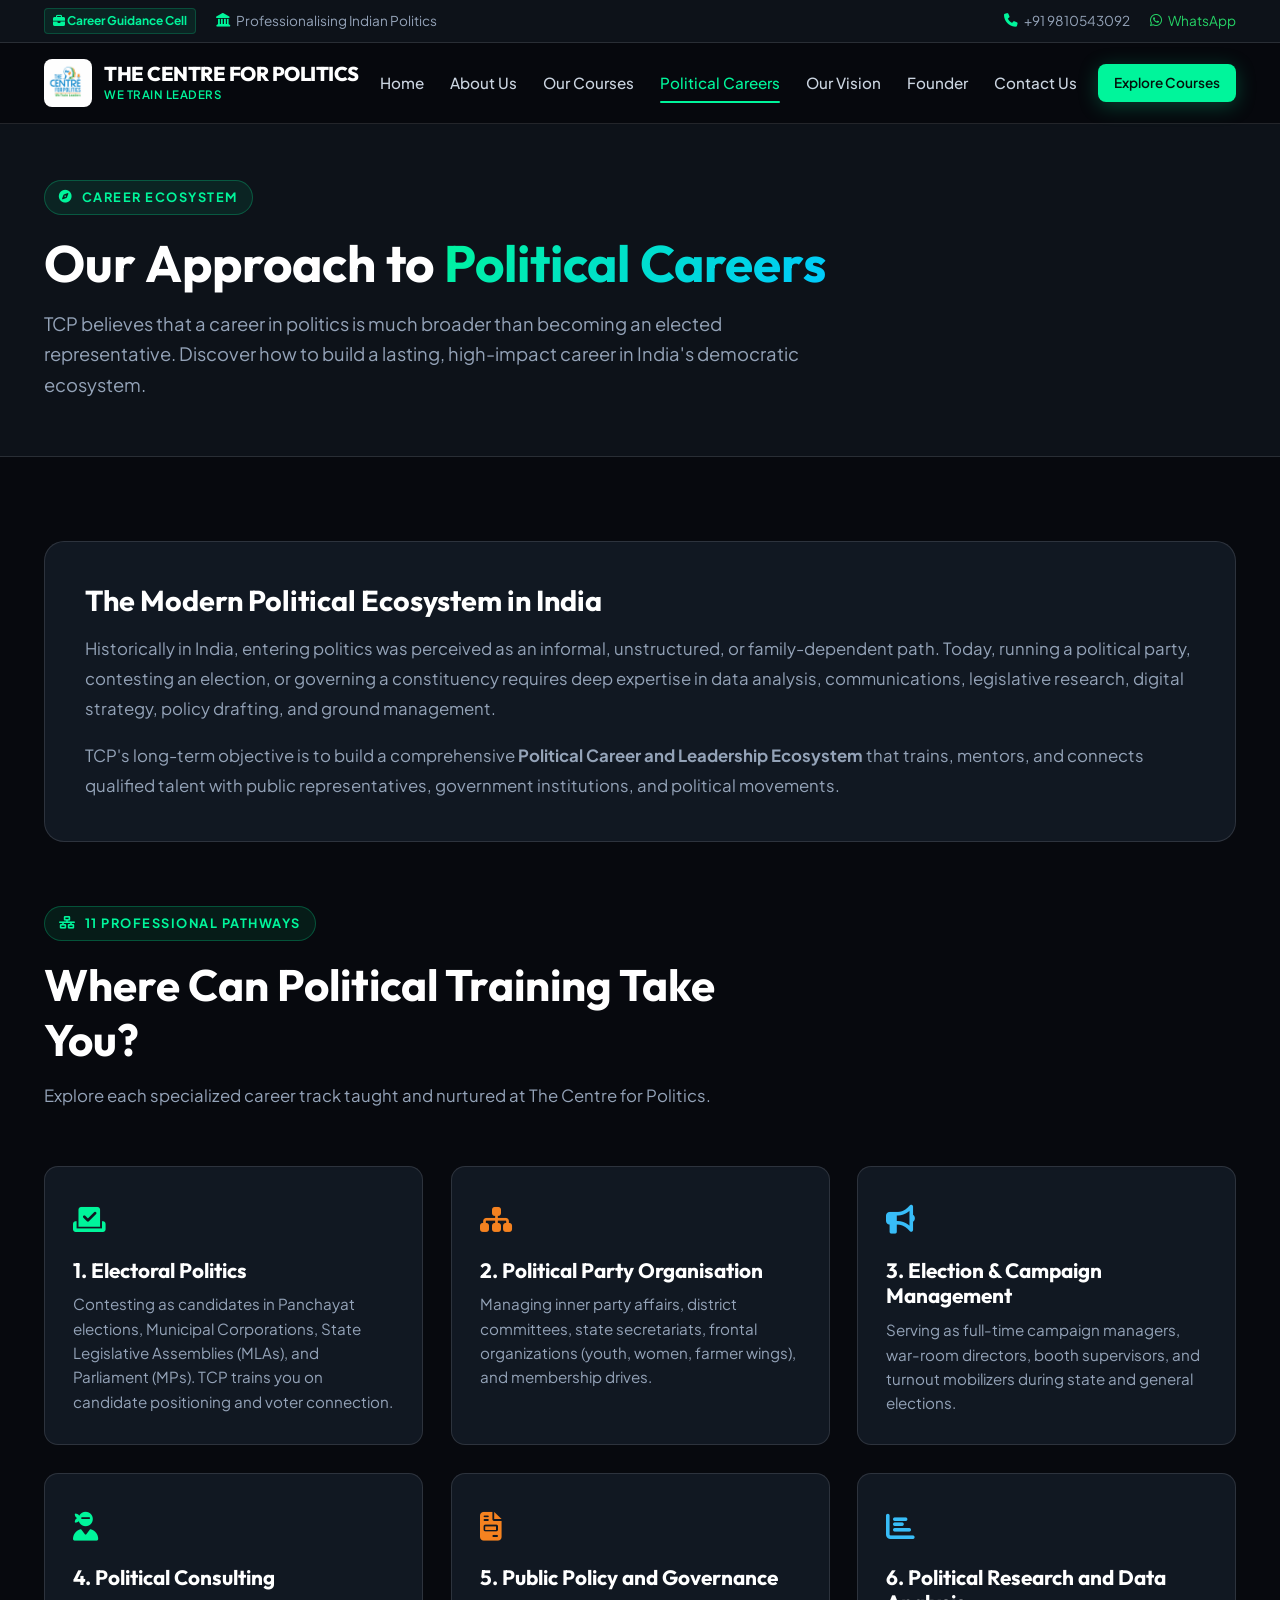
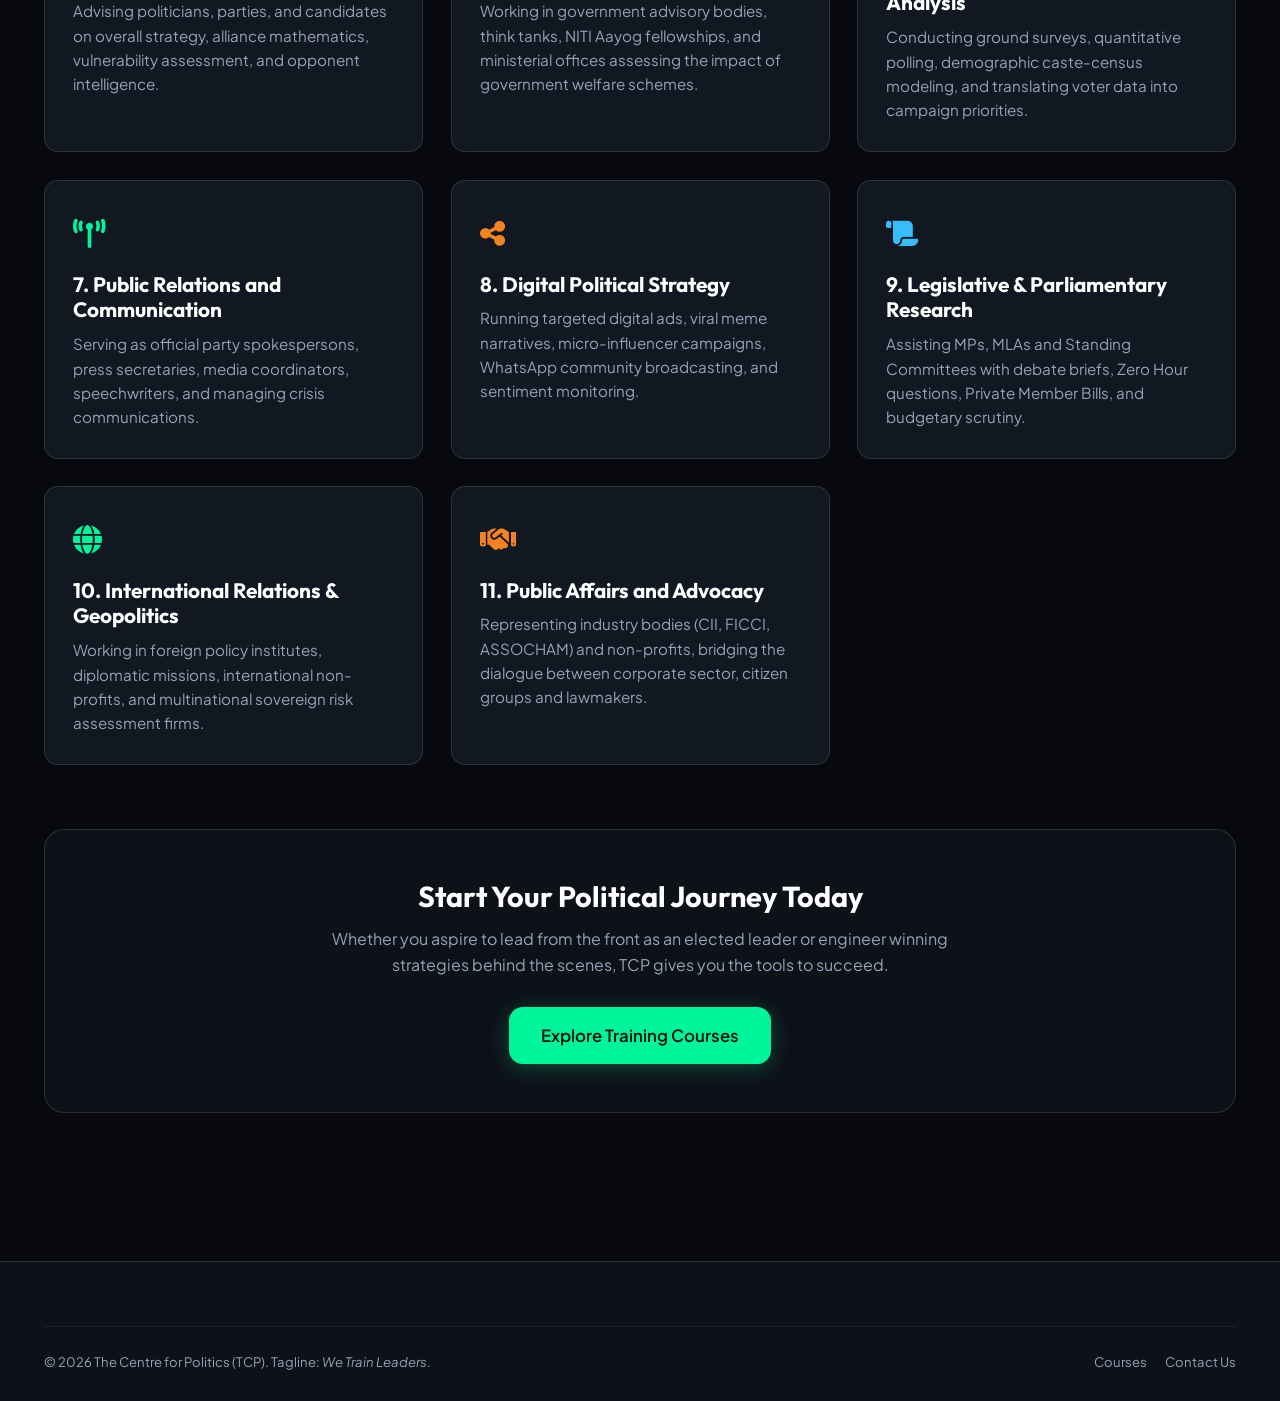
<file: careers.html>
<!DOCTYPE html>
<html lang="en">
<head>
  <meta charset="UTF-8">
  <meta name="viewport" content="width=device-width, initial-scale=1.0">
  <title>Political Careers & Professional Pathways | The Centre for Politics</title>
  <meta name="description" content="Explore 11 modern career pathways in politics and public affairs: Electoral politics, campaign management, political consulting, policy, and research.">
  <link rel="icon" type="image/jpeg" href="assets/images/tcp-logo.jpg">
  <link rel="preconnect" href="https://fonts.googleapis.com">
  <link rel="preconnect" href="https://fonts.gstatic.com" crossorigin>
  <link href="https://fonts.googleapis.com/css2?family=Outfit:wght@400;500;600;700;800;900&family=Plus+Jakarta+Sans:wght@400;500;600;700&display=swap" rel="stylesheet">
  <link rel="stylesheet" href="https://cdnjs.cloudflare.com/ajax/libs/font-awesome/6.5.1/css/all.min.css">
  <link rel="stylesheet" href="assets/css/style.css">
</head>
<body>

  <!-- Top Bar -->
  <aside class="top-bar" aria-label="Top Bar">
    <div class="container top-bar-content">
      <div class="top-bar-left">
        <span class="top-badge"><i class="fas fa-briefcase"></i> Career Guidance Cell</span>
        <span class="top-bar-item"><i class="fas fa-landmark aurora-text"></i> Professionalising Indian Politics</span>
      </div>
      <div class="top-bar-right">
        <a href="tel:+919810543092" class="top-bar-item"><i class="fas fa-phone aurora-text"></i> +91 9810543092</a>
        <a href="https://wa.me/919810543092" target="_blank" class="top-bar-item" style="color:#25d366;"><i class="fab fa-whatsapp"></i> WhatsApp</a>
      </div>
    </div>
  </aside>

  <!-- Navigation -->
  <header class="site-header">
    <div class="container navbar">
      <a href="index.html" class="brand-logo" aria-label="TCP Home">
        <img src="assets/images/tcp-logo.jpg" alt="TCP Logo" width="54" height="54">
        <div class="brand-text">
          <span class="brand-name">THE CENTRE FOR POLITICS</span>
          <span class="brand-tagline">We Train Leaders</span>
        </div>
      </a>

      <nav class="nav-menu">
        <a href="index.html" class="nav-link">Home</a>
        <a href="about.html" class="nav-link">About Us</a>
        <a href="courses.html" class="nav-link">Our Courses</a>
        <a href="careers.html" class="nav-link active">Political Careers</a>
        <a href="vision.html" class="nav-link">Our Vision</a>
        <a href="founder.html" class="nav-link">Founder</a>
        <a href="contact.html" class="nav-link">Contact Us</a>
      </nav>

      <div class="nav-cta-group">
        <a href="apply.html" class="btn btn-primary btn-sm">Explore Courses</a>
        <button class="mobile-toggle" aria-label="Open Navigation Menu"><i class="fas fa-bars"></i></button>
      </div>
    </div>
  </header>

  <!-- Mobile Drawer -->
  <div class="menu-overlay"></div>
  <aside class="mobile-menu-drawer" aria-label="Mobile Navigation">
    <div class="mobile-drawer-header">
      <div class="brand-logo">
        <img src="assets/images/tcp-logo.jpg" alt="TCP Logo" width="44" height="44">
        <div class="brand-text">
          <span class="brand-name" style="font-size: 1rem;">THE CENTRE FOR POLITICS</span>
          <span class="brand-tagline" style="font-size: 0.65rem;">We Train Leaders</span>
        </div>
      </div>
      <button class="mobile-drawer-close" aria-label="Close Navigation Menu"><i class="fas fa-times"></i></button>
    </div>
    <nav class="mobile-nav-links">
      <a href="index.html" class="mobile-nav-link">Home</a>
      <a href="about.html" class="mobile-nav-link">About Us</a>
      <a href="courses.html" class="mobile-nav-link">Our Courses</a>
      <a href="careers.html" class="mobile-nav-link active">Political Careers</a>
      <a href="vision.html" class="mobile-nav-link">Our Vision</a>
      <a href="founder.html" class="mobile-nav-link">Founder</a>
      <a href="contact.html" class="mobile-nav-link">Contact Us</a>
    </nav>
  </aside>

  <!-- Page Header -->
  <header class="section-py-sm bg-dark-1" style="border-bottom: 1px solid var(--ice-border);">
    <div class="container">
      <span class="section-tag"><i class="fas fa-compass"></i> Career Ecosystem</span>
      <h1 style="font-size: clamp(2.4rem, 4vw, 3.4rem); margin-bottom: 14px;">Our Approach to <span class="gradient-text">Political Careers</span></h1>
      <p style="color: var(--ice-muted); font-size: 1.15rem; max-width: 800px;">
        TCP believes that a career in politics is much broader than becoming an elected representative. Discover how to build a lasting, high-impact career in India's democratic ecosystem.
      </p>
    </div>
  </header>

  <main>
    <section class="section-py">
      <div class="container">
        <div style="background: var(--bg-card); border: 1px solid var(--ice-border); border-radius: var(--radius-lg); padding: 40px; margin-bottom: 64px;">
          <h2 style="font-size: 1.8rem; margin-bottom: 16px;">The Modern Political Ecosystem in India</h2>
          <p style="color: var(--ice-muted); font-size: 1.05rem; line-height: 1.8; margin-bottom: 16px;">
            Historically in India, entering politics was perceived as an informal, unstructured, or family-dependent path. Today, running a political party, contesting an election, or governing a constituency requires deep expertise in data analysis, communications, legislative research, digital strategy, policy drafting, and ground management.
          </p>
          <p style="color: var(--ice-muted); font-size: 1.05rem; line-height: 1.8;">
            TCP's long-term objective is to build a comprehensive <strong>Political Career and Leadership Ecosystem</strong> that trains, mentors, and connects qualified talent with public representatives, government institutions, and political movements.
          </p>
        </div>

        <div class="section-header text-left">
          <span class="section-tag"><i class="fas fa-network-wired"></i> 11 Professional Pathways</span>
          <h2 class="section-title">Where Can Political Training Take You?</h2>
          <p class="section-subtitle">Explore each specialized career track taught and nurtured at The Centre for Politics.</p>
        </div>

        <div style="display: grid; grid-template-columns: repeat(auto-fit, minmax(340px, 1fr)); gap: 28px;">
          <!-- 1 -->
          <div class="tcp-card card-spotlight reveal">
            <div style="font-size: 1.8rem; color: var(--aurora-green); margin-bottom: 14px;"><i class="fas fa-vote-yea"></i></div>
            <h3 style="font-size: 1.3rem; margin-bottom: 10px;">1. Electoral Politics</h3>
            <p style="color: var(--ice-muted); font-size: 0.95rem; line-height: 1.6;">
              Contesting as candidates in Panchayat elections, Municipal Corporations, State Legislative Assemblies (MLAs), and Parliament (MPs). TCP trains you on candidate positioning and voter connection.
            </p>
          </div>

          <!-- 2 -->
          <div class="tcp-card card-spotlight reveal">
            <div style="font-size: 1.8rem; color: var(--brand-saffron); margin-bottom: 14px;"><i class="fas fa-sitemap"></i></div>
            <h3 style="font-size: 1.3rem; margin-bottom: 10px;">2. Political Party Organisation</h3>
            <p style="color: var(--ice-muted); font-size: 0.95rem; line-height: 1.6;">
              Managing inner party affairs, district committees, state secretariats, frontal organizations (youth, women, farmer wings), and membership drives.
            </p>
          </div>

          <!-- 3 -->
          <div class="tcp-card card-spotlight reveal">
            <div style="font-size: 1.8rem; color: #38bdf8; margin-bottom: 14px;"><i class="fas fa-bullhorn"></i></div>
            <h3 style="font-size: 1.3rem; margin-bottom: 10px;">3. Election & Campaign Management</h3>
            <p style="color: var(--ice-muted); font-size: 0.95rem; line-height: 1.6;">
              Serving as full-time campaign managers, war-room directors, booth supervisors, and turnout mobilizers during state and general elections.
            </p>
          </div>

          <!-- 4 -->
          <div class="tcp-card card-spotlight reveal">
            <div style="font-size: 1.8rem; color: var(--aurora-green); margin-bottom: 14px;"><i class="fas fa-user-ninja"></i></div>
            <h3 style="font-size: 1.3rem; margin-bottom: 10px;">4. Political Consulting</h3>
            <p style="color: var(--ice-muted); font-size: 0.95rem; line-height: 1.6;">
              Advising politicians, parties, and candidates on overall strategy, alliance mathematics, vulnerability assessment, and opponent intelligence.
            </p>
          </div>

          <!-- 5 -->
          <div class="tcp-card card-spotlight reveal">
            <div style="font-size: 1.8rem; color: var(--brand-saffron); margin-bottom: 14px;"><i class="fas fa-file-invoice"></i></div>
            <h3 style="font-size: 1.3rem; margin-bottom: 10px;">5. Public Policy and Governance</h3>
            <p style="color: var(--ice-muted); font-size: 0.95rem; line-height: 1.6;">
              Working in government advisory bodies, think tanks, NITI Aayog fellowships, and ministerial offices assessing the impact of government welfare schemes.
            </p>
          </div>

          <!-- 6 -->
          <div class="tcp-card card-spotlight reveal">
            <div style="font-size: 1.8rem; color: #38bdf8; margin-bottom: 14px;"><i class="fas fa-chart-bar"></i></div>
            <h3 style="font-size: 1.3rem; margin-bottom: 10px;">6. Political Research and Data Analysis</h3>
            <p style="color: var(--ice-muted); font-size: 0.95rem; line-height: 1.6;">
              Conducting ground surveys, quantitative polling, demographic caste-census modeling, and translating voter data into campaign priorities.
            </p>
          </div>

          <!-- 7 -->
          <div class="tcp-card card-spotlight reveal">
            <div style="font-size: 1.8rem; color: var(--aurora-green); margin-bottom: 14px;"><i class="fas fa-broadcast-tower"></i></div>
            <h3 style="font-size: 1.3rem; margin-bottom: 10px;">7. Public Relations and Communication</h3>
            <p style="color: var(--ice-muted); font-size: 0.95rem; line-height: 1.6;">
              Serving as official party spokespersons, press secretaries, media coordinators, speechwriters, and managing crisis communications.
            </p>
          </div>

          <!-- 8 -->
          <div class="tcp-card card-spotlight reveal">
            <div style="font-size: 1.8rem; color: var(--brand-saffron); margin-bottom: 14px;"><i class="fas fa-share-alt"></i></div>
            <h3 style="font-size: 1.3rem; margin-bottom: 10px;">8. Digital Political Strategy</h3>
            <p style="color: var(--ice-muted); font-size: 0.95rem; line-height: 1.6;">
              Running targeted digital ads, viral meme narratives, micro-influencer campaigns, WhatsApp community broadcasting, and sentiment monitoring.
            </p>
          </div>

          <!-- 9 -->
          <div class="tcp-card card-spotlight reveal">
            <div style="font-size: 1.8rem; color: #38bdf8; margin-bottom: 14px;"><i class="fas fa-scroll"></i></div>
            <h3 style="font-size: 1.3rem; margin-bottom: 10px;">9. Legislative & Parliamentary Research</h3>
            <p style="color: var(--ice-muted); font-size: 0.95rem; line-height: 1.6;">
              Assisting MPs, MLAs and Standing Committees with debate briefs, Zero Hour questions, Private Member Bills, and budgetary scrutiny.
            </p>
          </div>

          <!-- 10 -->
          <div class="tcp-card card-spotlight reveal">
            <div style="font-size: 1.8rem; color: var(--aurora-green); margin-bottom: 14px;"><i class="fas fa-globe"></i></div>
            <h3 style="font-size: 1.3rem; margin-bottom: 10px;">10. International Relations & Geopolitics</h3>
            <p style="color: var(--ice-muted); font-size: 0.95rem; line-height: 1.6;">
              Working in foreign policy institutes, diplomatic missions, international non-profits, and multinational sovereign risk assessment firms.
            </p>
          </div>

          <!-- 11 -->
          <div class="tcp-card card-spotlight reveal">
            <div style="font-size: 1.8rem; color: var(--brand-saffron); margin-bottom: 14px;"><i class="fas fa-handshake"></i></div>
            <h3 style="font-size: 1.3rem; margin-bottom: 10px;">11. Public Affairs and Advocacy</h3>
            <p style="color: var(--ice-muted); font-size: 0.95rem; line-height: 1.6;">
              Representing industry bodies (CII, FICCI, ASSOCHAM) and non-profits, bridging the dialogue between corporate sector, citizen groups and lawmakers.
            </p>
          </div>
        </div>

        <!-- Career CTA -->
        <div style="margin-top: 64px; text-align: center; padding: 48px; background: var(--bg-dark-1); border-radius: var(--radius-lg); border: 1px solid var(--ice-border);">
          <h3 style="font-size: 1.8rem; margin-bottom: 12px;">Start Your Political Journey Today</h3>
          <p style="color: var(--ice-muted); max-width: 650px; margin: 0 auto 28px auto;">
            Whether you aspire to lead from the front as an elected leader or engineer winning strategies behind the scenes, TCP gives you the tools to succeed.
          </p>
          <a href="courses.html" class="btn btn-primary btn-lg">Explore Training Courses</a>
        </div>
      </div>
    </section>
  </main>

  <!-- Site Footer -->
  <footer class="site-footer">
    <div class="container">
      <div class="footer-bottom">
        <div>&copy; 2026 The Centre for Politics (TCP). Tagline: <em>We Train Leaders</em>.</div>
        <div class="footer-bottom-links">
          <a href="courses.html">Courses</a>
          <a href="contact.html">Contact Us</a>
        </div>
      </div>
    </div>
  </footer>

  <script src="assets/js/main.js"></script>
</body>
</html>
</file>
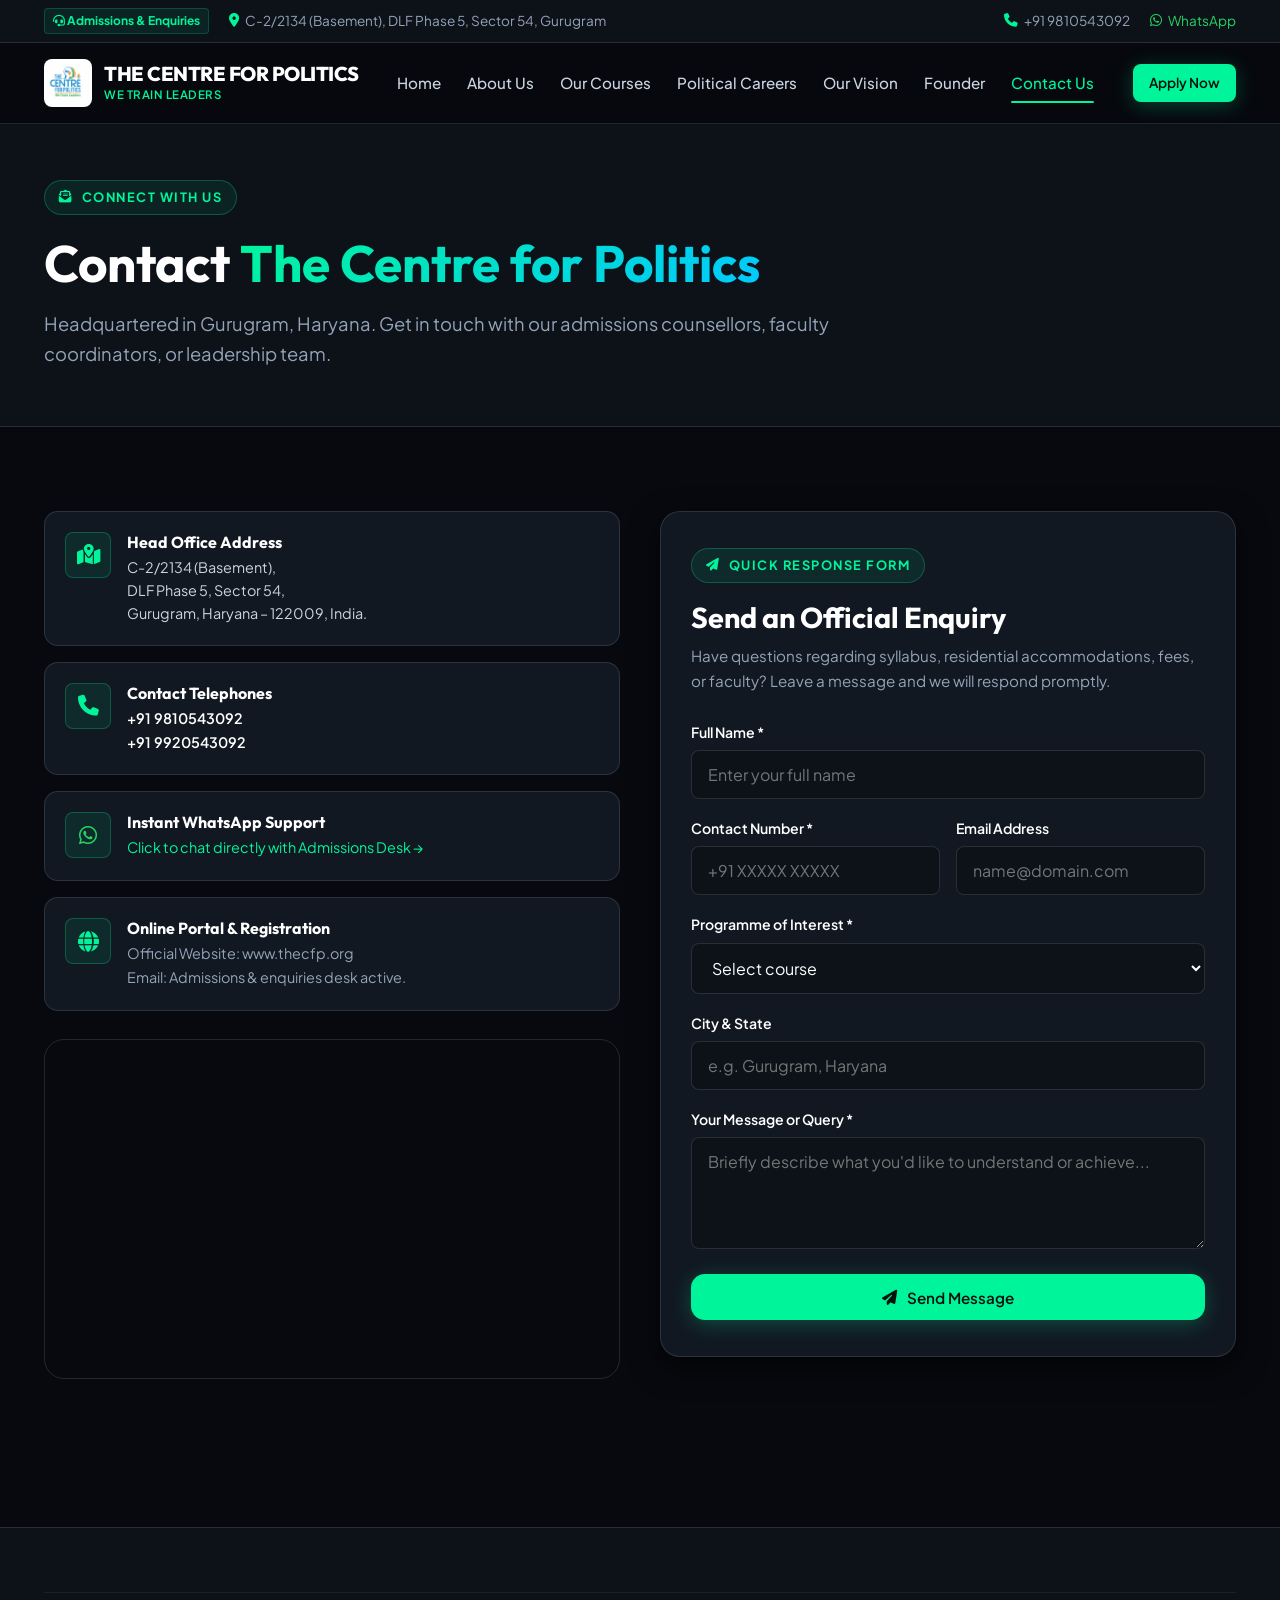
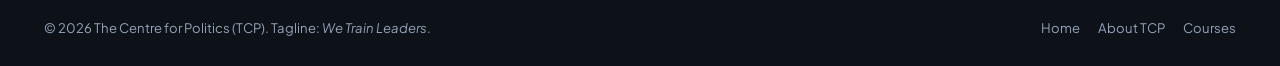
<file: contact.html>
<!DOCTYPE html>
<html lang="en">
<head>
  <meta charset="UTF-8">
  <meta name="viewport" content="width=device-width, initial-scale=1.0">
  <title>Contact Us | The Centre for Politics (TCP) | Gurugram, India</title>
  <meta name="description" content="Contact The Centre for Politics headquarters in Gurugram, Haryana. Phone: +91 9810543092, +91 9920543092. DLF Phase 5, Sector 54, Gurugram.">
  <link rel="icon" type="image/jpeg" href="assets/images/tcp-logo.jpg">
  <link rel="preconnect" href="https://fonts.googleapis.com">
  <link rel="preconnect" href="https://fonts.gstatic.com" crossorigin>
  <link href="https://fonts.googleapis.com/css2?family=Outfit:wght@400;500;600;700;800;900&family=Plus+Jakarta+Sans:wght@400;500;600;700&display=swap" rel="stylesheet">
  <link rel="stylesheet" href="https://cdnjs.cloudflare.com/ajax/libs/font-awesome/6.5.1/css/all.min.css">
  <link rel="stylesheet" href="assets/css/style.css">
</head>
<body>

  <!-- Top Bar -->
  <aside class="top-bar" aria-label="Top Bar">
    <div class="container top-bar-content">
      <div class="top-bar-left">
        <span class="top-badge"><i class="fas fa-headset"></i> Admissions & Enquiries</span>
        <span class="top-bar-item"><i class="fas fa-map-marker-alt aurora-text"></i> C-2/2134 (Basement), DLF Phase 5, Sector 54, Gurugram</span>
      </div>
      <div class="top-bar-right">
        <a href="tel:+919810543092" class="top-bar-item"><i class="fas fa-phone aurora-text"></i> +91 9810543092</a>
        <a href="https://wa.me/919810543092" target="_blank" class="top-bar-item" style="color:#25d366;"><i class="fab fa-whatsapp"></i> WhatsApp</a>
      </div>
    </div>
  </aside>

  <!-- Navigation -->
  <header class="site-header">
    <div class="container navbar">
      <a href="index.html" class="brand-logo" aria-label="TCP Home">
        <img src="assets/images/tcp-logo.jpg" alt="TCP Logo" width="54" height="54">
        <div class="brand-text">
          <span class="brand-name">THE CENTRE FOR POLITICS</span>
          <span class="brand-tagline">We Train Leaders</span>
        </div>
      </a>

      <nav class="nav-menu">
        <a href="index.html" class="nav-link">Home</a>
        <a href="about.html" class="nav-link">About Us</a>
        <a href="courses.html" class="nav-link">Our Courses</a>
        <a href="careers.html" class="nav-link">Political Careers</a>
        <a href="vision.html" class="nav-link">Our Vision</a>
        <a href="founder.html" class="nav-link">Founder</a>
        <a href="contact.html" class="nav-link active">Contact Us</a>
      </nav>

      <div class="nav-cta-group">
        <a href="apply.html" class="btn btn-primary btn-sm">Apply Now</a>
        <button class="mobile-toggle" aria-label="Open Navigation Menu"><i class="fas fa-bars"></i></button>
      </div>
    </div>
  </header>

  <!-- Mobile Drawer -->
  <div class="menu-overlay"></div>
  <aside class="mobile-menu-drawer" aria-label="Mobile Navigation">
    <div class="mobile-drawer-header">
      <div class="brand-logo">
        <img src="assets/images/tcp-logo.jpg" alt="TCP Logo" width="44" height="44">
        <div class="brand-text">
          <span class="brand-name" style="font-size: 1rem;">THE CENTRE FOR POLITICS</span>
          <span class="brand-tagline" style="font-size: 0.65rem;">We Train Leaders</span>
        </div>
      </div>
      <button class="mobile-drawer-close" aria-label="Close Navigation Menu"><i class="fas fa-times"></i></button>
    </div>
    <nav class="mobile-nav-links">
      <a href="index.html" class="mobile-nav-link">Home</a>
      <a href="about.html" class="mobile-nav-link">About Us</a>
      <a href="courses.html" class="mobile-nav-link">Our Courses</a>
      <a href="careers.html" class="mobile-nav-link">Political Careers</a>
      <a href="vision.html" class="mobile-nav-link">Our Vision</a>
      <a href="founder.html" class="mobile-nav-link">Founder</a>
      <a href="contact.html" class="mobile-nav-link active">Contact Us</a>
    </nav>
  </aside>

  <!-- Page Header -->
  <header class="section-py-sm bg-dark-1" style="border-bottom: 1px solid var(--ice-border);">
    <div class="container">
      <span class="section-tag"><i class="fas fa-envelope-open-text"></i> Connect With Us</span>
      <h1 style="font-size: clamp(2.4rem, 4vw, 3.4rem); margin-bottom: 14px;">Contact <span class="gradient-text">The Centre for Politics</span></h1>
      <p style="color: var(--ice-muted); font-size: 1.15rem; max-width: 800px;">
        Headquartered in Gurugram, Haryana. Get in touch with our admissions counsellors, faculty coordinators, or leadership team.
      </p>
    </div>
  </header>

  <main>
    <section class="section-py">
      <div class="container">
        <div class="contact-grid">
          <!-- Left: Information Cards & Map -->
          <div>
            <div class="contact-card-list">
              <div class="contact-info-card">
                <div class="icon"><i class="fas fa-map-location-dot"></i></div>
                <div>
                  <h4>Head Office Address</h4>
                  <p style="color: var(--ice-subtle); line-height: 1.6;">
                    C-2/2134 (Basement),<br>
                    DLF Phase 5, Sector 54,<br>
                    Gurugram, Haryana – 122009, India.
                  </p>
                </div>
              </div>

              <div class="contact-info-card">
                <div class="icon"><i class="fas fa-phone"></i></div>
                <div>
                  <h4>Contact Telephones</h4>
                  <p>
                    <a href="tel:+919810543092" style="font-weight: 600; color: #fff;">+91 9810543092</a><br>
                    <a href="tel:+919920543092" style="font-weight: 600; color: #fff;">+91 9920543092</a>
                  </p>
                </div>
              </div>

              <div class="contact-info-card">
                <div class="icon"><i class="fab fa-whatsapp" style="color: #25d366;"></i></div>
                <div>
                  <h4>Instant WhatsApp Support</h4>
                  <p>
                    <a href="https://wa.me/919810543092?text=Hello%20TCP%2C%20I%20want%20to%20enquire%20about%20your%20political%20courses." target="_blank" style="color: var(--aurora-green);">
                      Click to chat directly with Admissions Desk &rarr;
                    </a>
                  </p>
                </div>
              </div>

              <div class="contact-info-card">
                <div class="icon"><i class="fas fa-globe"></i></div>
                <div>
                  <h4>Online Portal & Registration</h4>
                  <p>
                    Official Website: <a href="http://www.thecfp.org" target="_blank">www.thecfp.org</a><br>
                    Email: Admissions & enquiries desk active.
                  </p>
                </div>
              </div>
            </div>

            <!-- Google Maps Embed -->
            <div class="map-container">
              <iframe 
                src="https://www.google.com/maps/embed?pb=!1m18!1m12!1m3!1d14041.439505856983!2d77.09848525!3d28.4357288!2m3!1f0!2f0!3f0!3m2!1i1024!2i768!4f13.1!3m3!1m2!1s0x390d1872df0d99ef%3A0x673c6841249b6b72!2sDLF%20Phase%205%2C%20Sector%2054%2C%20Gurugram%2C%20Haryana%20122009!5e0!3m2!1sen!2sin!4v1700000000000!5m2!1sen!2sin" 
                title="TCP Headquarters Location Map"
                loading="lazy">
              </iframe>
            </div>
          </div>

          <!-- Right: Interactive Form -->
          <div>
            <div class="form-card">
              <span class="section-tag"><i class="fas fa-paper-plane"></i> Quick Response Form</span>
              <h3 style="font-size: 1.8rem; margin-bottom: 8px;">Send an Official Enquiry</h3>
              <p style="color: var(--ice-muted); font-size: 0.95rem; margin-bottom: 28px;">
                Have questions regarding syllabus, residential accommodations, fees, or faculty? Leave a message and we will respond promptly.
              </p>

              <form class="tcp-contact-form">
                <div class="form-group">
                  <label class="form-label">Full Name *</label>
                  <input type="text" class="form-control" placeholder="Enter your full name" required>
                </div>

                <div class="form-row">
                  <div class="form-group">
                    <label class="form-label">Contact Number *</label>
                    <input type="tel" class="form-control" placeholder="+91 XXXXX XXXXX" required>
                  </div>
                  <div class="form-group">
                    <label class="form-label">Email Address</label>
                    <input type="email" class="form-control" placeholder="name@domain.com">
                  </div>
                </div>

                <div class="form-group">
                  <label class="form-label">Programme of Interest *</label>
                  <select class="form-control" required>
                    <option value="" disabled selected>Select course</option>
                    <option value="Course 1: Introduction to Politics & Leadership (₹500)">Course 1: Introduction to Politics & Leadership (₹500)</option>
                    <option value="Course 2: Political Leadership & Election Management (₹15,000)">Course 2: Political Leadership & Election Management (₹15,000)</option>
                    <option value="Course 3: Personal Political Mentorship (₹1,00,000)">Course 3: Personal Political Mentorship (₹1,00,000)</option>
                    <option value="Course 4: Advanced Geopolitics & International Relations (₹5,00,000)">Course 4: Advanced Geopolitics & International Relations (₹5,00,000)</option>
                    <option value="Institutional Training / Partnerships">Institutional Training / Partnerships</option>
                    <option value="Media or General Inquiry">Media or General Inquiry</option>
                  </select>
                </div>

                <div class="form-group">
                  <label class="form-label">City & State</label>
                  <input type="text" class="form-control" placeholder="e.g. Gurugram, Haryana">
                </div>

                <div class="form-group">
                  <label class="form-label">Your Message or Query *</label>
                  <textarea class="form-control" rows="4" placeholder="Briefly describe what you'd like to understand or achieve..." required></textarea>
                </div>

                <button type="submit" class="btn btn-primary" style="width: 100%;">
                  <i class="fas fa-paper-plane"></i> Send Message
                </button>
              </form>
            </div>
          </div>
        </div>
      </div>
    </section>
  </main>

  <!-- Site Footer -->
  <footer class="site-footer">
    <div class="container">
      <div class="footer-bottom">
        <div>&copy; 2026 The Centre for Politics (TCP). Tagline: <em>We Train Leaders</em>.</div>
        <div class="footer-bottom-links">
          <a href="index.html">Home</a>
          <a href="about.html">About TCP</a>
          <a href="courses.html">Courses</a>
        </div>
      </div>
    </div>
  </footer>

  <script src="assets/js/main.js"></script>
</body>
</html>
</file>
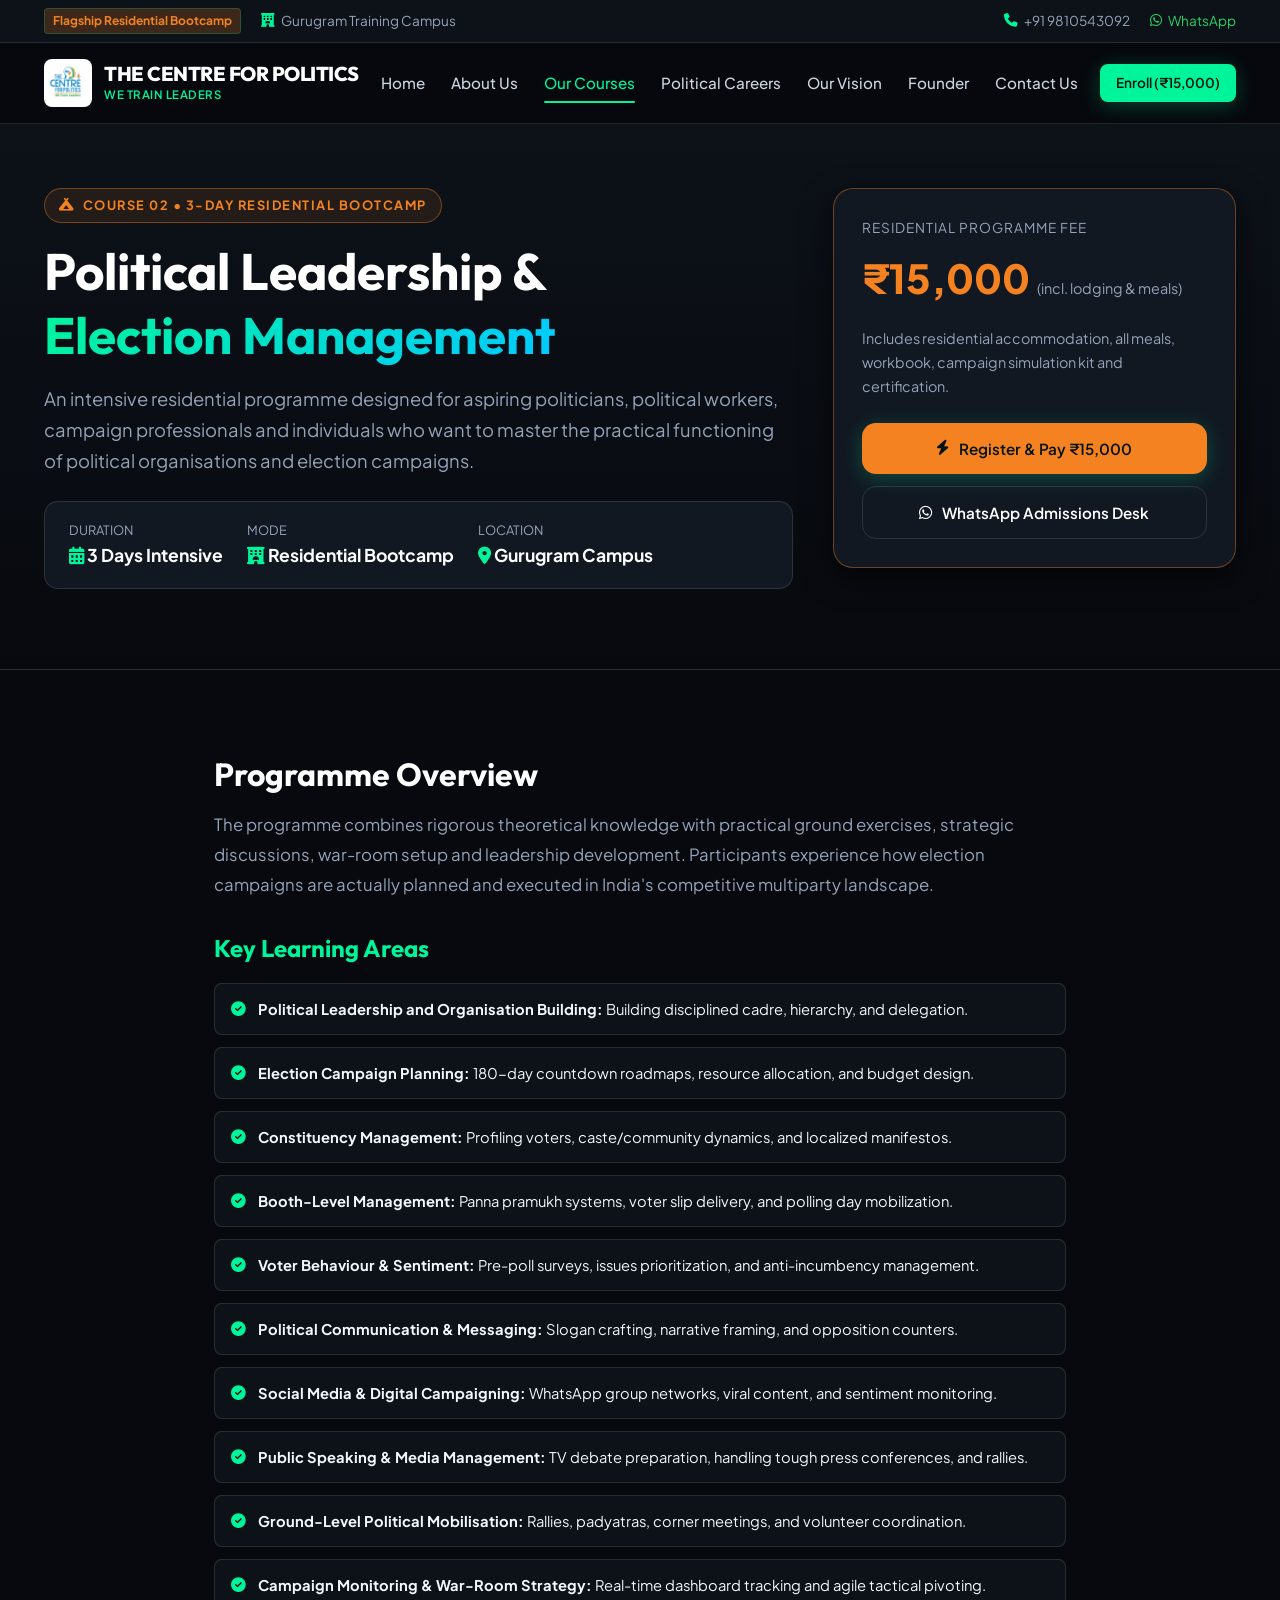
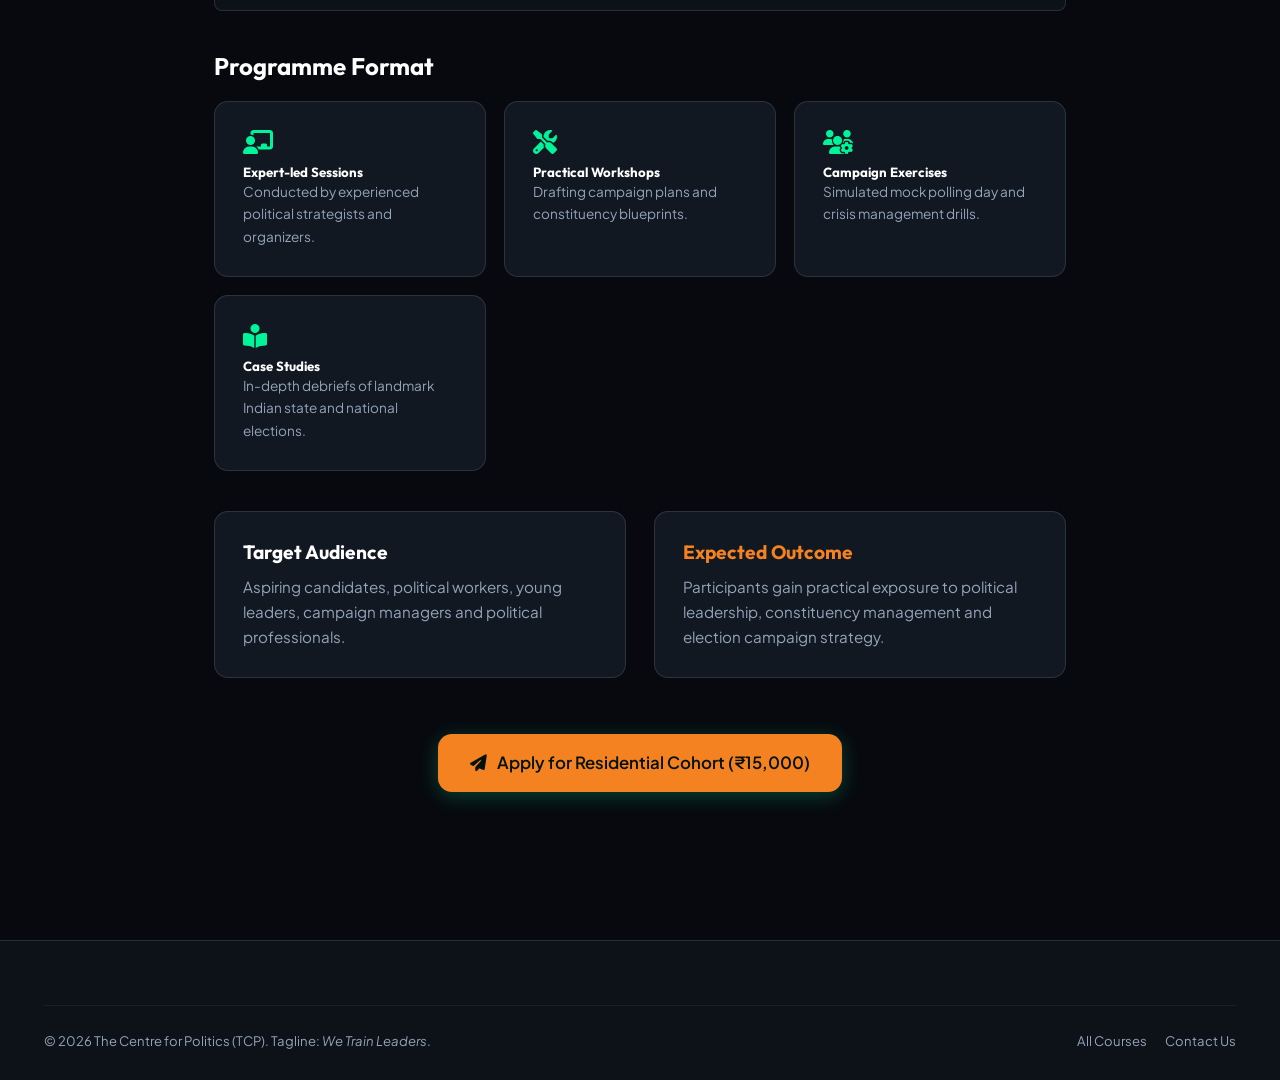
<file: course-election-management.html>
<!DOCTYPE html>
<html lang="en">
<head>
  <meta charset="UTF-8">
  <meta name="viewport" content="width=device-width, initial-scale=1.0">
  <title>Course 2: Political Leadership & Election Management Programme | TCP</title>
  <meta name="description" content="3-Day Residential Bootcamp: Political Leadership & Election Management Programme (Fee: ₹15,000). Hands-on constituency mapping, booth management and war-room strategy.">
  <link rel="icon" type="image/jpeg" href="assets/images/tcp-logo.jpg">
  <link rel="preconnect" href="https://fonts.googleapis.com">
  <link rel="preconnect" href="https://fonts.gstatic.com" crossorigin>
  <link href="https://fonts.googleapis.com/css2?family=Outfit:wght@400;500;600;700;800;900&family=Plus+Jakarta+Sans:wght@400;500;600;700&display=swap" rel="stylesheet">
  <link rel="stylesheet" href="https://cdnjs.cloudflare.com/ajax/libs/font-awesome/6.5.1/css/all.min.css">
  <link rel="stylesheet" href="assets/css/style.css">
</head>
<body>

  <!-- Top Announcement Bar -->
  <aside class="top-bar" aria-label="Top Bar">
    <div class="container top-bar-content">
      <div class="top-bar-left">
        <span class="top-badge" style="background: rgba(245, 130, 32, 0.2); color: var(--brand-saffron);">Flagship Residential Bootcamp</span>
        <span class="top-bar-item"><i class="fas fa-hotel aurora-text"></i> Gurugram Training Campus</span>
      </div>
      <div class="top-bar-right">
        <a href="tel:+919810543092" class="top-bar-item"><i class="fas fa-phone aurora-text"></i> +91 9810543092</a>
        <a href="https://wa.me/919810543092" target="_blank" class="top-bar-item" style="color:#25d366;"><i class="fab fa-whatsapp"></i> WhatsApp</a>
      </div>
    </div>
  </aside>

  <!-- Navigation -->
  <header class="site-header">
    <div class="container navbar">
      <a href="index.html" class="brand-logo" aria-label="TCP Home">
        <img src="assets/images/tcp-logo.jpg" alt="TCP Logo" width="54" height="54">
        <div class="brand-text">
          <span class="brand-name">THE CENTRE FOR POLITICS</span>
          <span class="brand-tagline">We Train Leaders</span>
        </div>
      </a>

      <nav class="nav-menu">
        <a href="index.html" class="nav-link">Home</a>
        <a href="about.html" class="nav-link">About Us</a>
        <a href="courses.html" class="nav-link active">Our Courses</a>
        <a href="careers.html" class="nav-link">Political Careers</a>
        <a href="vision.html" class="nav-link">Our Vision</a>
        <a href="founder.html" class="nav-link">Founder</a>
        <a href="contact.html" class="nav-link">Contact Us</a>
      </nav>

      <div class="nav-cta-group">
        <a href="apply.html?course=2" class="btn btn-primary btn-sm">Enroll (₹15,000)</a>
        <button class="mobile-toggle" aria-label="Open Navigation Menu"><i class="fas fa-bars"></i></button>
      </div>
    </div>
  </header>

  <!-- Course Hero -->
  <section class="course-hero">
    <div class="container course-hero-grid">
      <div>
        <div class="section-tag" style="border-color: rgba(245, 130, 32, 0.4); color: var(--brand-saffron); background: rgba(245, 130, 32, 0.1);">
          <i class="fas fa-campground"></i> Course 02 &bull; 3-Day Residential Bootcamp
        </div>
        <h1 style="font-size: clamp(2.3rem, 4vw, 3.2rem); margin-bottom: 16px;">
          Political Leadership & <span class="gradient-text">Election Management</span>
        </h1>
        <p style="color: var(--ice-muted); font-size: 1.15rem; line-height: 1.7; margin-bottom: 24px;">
          An intensive residential programme designed for aspiring politicians, political workers, campaign professionals and individuals who want to master the practical functioning of political organisations and election campaigns.
        </p>

        <div style="display: flex; gap: 24px; flex-wrap: wrap; margin-bottom: 32px; padding: 18px 24px; background: var(--bg-card); border-radius: var(--radius-md); border: 1px solid var(--ice-border);">
          <div>
            <div style="font-size: 0.8rem; color: var(--ice-muted); text-transform: uppercase;">Duration</div>
            <div style="font-size: 1.1rem; font-weight: 700; color: #fff;"><i class="fas fa-calendar-alt aurora-text"></i> 3 Days Intensive</div>
          </div>
          <div>
            <div style="font-size: 0.8rem; color: var(--ice-muted); text-transform: uppercase;">Mode</div>
            <div style="font-size: 1.1rem; font-weight: 700; color: #fff;"><i class="fas fa-hotel aurora-text"></i> Residential Bootcamp</div>
          </div>
          <div>
            <div style="font-size: 0.8rem; color: var(--ice-muted); text-transform: uppercase;">Location</div>
            <div style="font-size: 1.1rem; font-weight: 700; color: #fff;"><i class="fas fa-map-marker-alt aurora-text"></i> Gurugram Campus</div>
          </div>
        </div>
      </div>

      <aside class="course-sticky-box" style="border-color: rgba(245, 130, 32, 0.4);">
        <div style="font-size: 0.85rem; color: var(--ice-muted); text-transform: uppercase; letter-spacing: 1px;">Residential Programme Fee</div>
        <div style="font-size: 2.5rem; font-weight: 900; color: var(--brand-saffron); margin: 6px 0 16px 0;">₹15,000 <span style="font-size: 0.9rem; color: var(--ice-muted); font-weight: normal;">(incl. lodging & meals)</span></div>
        <p style="font-size: 0.9rem; color: var(--ice-muted); margin-bottom: 24px;">
          Includes residential accommodation, all meals, workbook, campaign simulation kit and certification.
        </p>
        <a href="apply.html?course=2" class="btn btn-primary" style="width: 100%; margin-bottom: 12px; background: var(--brand-saffron);">
          <i class="fas fa-bolt"></i> Register & Pay ₹15,000
        </a>
        <a href="https://wa.me/919810543092?text=I%20want%20to%20register%20for%20the%203-Day%20Residential%20Election%20Management%20Bootcamp%20(₹15,000)" target="_blank" class="btn btn-outline" style="width: 100%;">
          <i class="fab fa-whatsapp"></i> WhatsApp Admissions Desk
        </a>
      </aside>
    </div>
  </section>

  <!-- Detailed Content -->
  <main class="section-py">
    <div class="container" style="max-width: 900px;">
      <h2 style="font-size: 2rem; margin-bottom: 16px;">Programme Overview</h2>
      <p style="color: var(--ice-muted); font-size: 1.05rem; line-height: 1.8; margin-bottom: 32px;">
        The programme combines rigorous theoretical knowledge with practical ground exercises, strategic discussions, war-room setup and leadership development. Participants experience how election campaigns are actually planned and executed in India's competitive multiparty landscape.
      </p>

      <h3 style="font-size: 1.5rem; margin-bottom: 20px; color: var(--aurora-green);">Key Learning Areas</h3>
      <div class="course-curriculum-list">
        <div class="course-curriculum-item"><i class="fas fa-check-circle"></i> <div><strong>Political Leadership and Organisation Building:</strong> Building disciplined cadre, hierarchy, and delegation.</div></div>
        <div class="course-curriculum-item"><i class="fas fa-check-circle"></i> <div><strong>Election Campaign Planning:</strong> 180-day countdown roadmaps, resource allocation, and budget design.</div></div>
        <div class="course-curriculum-item"><i class="fas fa-check-circle"></i> <div><strong>Constituency Management:</strong> Profiling voters, caste/community dynamics, and localized manifestos.</div></div>
        <div class="course-curriculum-item"><i class="fas fa-check-circle"></i> <div><strong>Booth-Level Management:</strong> Panna pramukh systems, voter slip delivery, and polling day mobilization.</div></div>
        <div class="course-curriculum-item"><i class="fas fa-check-circle"></i> <div><strong>Voter Behaviour & Sentiment:</strong> Pre-poll surveys, issues prioritization, and anti-incumbency management.</div></div>
        <div class="course-curriculum-item"><i class="fas fa-check-circle"></i> <div><strong>Political Communication & Messaging:</strong> Slogan crafting, narrative framing, and opposition counters.</div></div>
        <div class="course-curriculum-item"><i class="fas fa-check-circle"></i> <div><strong>Social Media & Digital Campaigning:</strong> WhatsApp group networks, viral content, and sentiment monitoring.</div></div>
        <div class="course-curriculum-item"><i class="fas fa-check-circle"></i> <div><strong>Public Speaking & Media Management:</strong> TV debate preparation, handling tough press conferences, and rallies.</div></div>
        <div class="course-curriculum-item"><i class="fas fa-check-circle"></i> <div><strong>Ground-Level Political Mobilisation:</strong> Rallies, padyatras, corner meetings, and volunteer coordination.</div></div>
        <div class="course-curriculum-item"><i class="fas fa-check-circle"></i> <div><strong>Campaign Monitoring & War-Room Strategy:</strong> Real-time dashboard tracking and agile tactical pivoting.</div></div>
      </div>

      <h3 style="font-size: 1.5rem; margin: 40px 0 20px 0; color: #fff;">Programme Format</h3>
      <div style="display: grid; grid-template-columns: repeat(auto-fit, minmax(260px, 1fr)); gap: 18px; margin-bottom: 40px;">
        <div class="tcp-card"><i class="fas fa-chalkboard-teacher aurora-text" style="font-size: 1.5rem; margin-bottom: 10px;"></i> <h5>Expert-led Sessions</h5> <p style="font-size: 0.85rem; color: var(--ice-muted);">Conducted by experienced political strategists and organizers.</p></div>
        <div class="tcp-card"><i class="fas fa-tools aurora-text" style="font-size: 1.5rem; margin-bottom: 10px;"></i> <h5>Practical Workshops</h5> <p style="font-size: 0.85rem; color: var(--ice-muted);">Drafting campaign plans and constituency blueprints.</p></div>
        <div class="tcp-card"><i class="fas fa-users-cog aurora-text" style="font-size: 1.5rem; margin-bottom: 10px;"></i> <h5>Campaign Exercises</h5> <p style="font-size: 0.85rem; color: var(--ice-muted);">Simulated mock polling day and crisis management drills.</p></div>
        <div class="tcp-card"><i class="fas fa-book-reader aurora-text" style="font-size: 1.5rem; margin-bottom: 10px;"></i> <h5>Case Studies</h5> <p style="font-size: 0.85rem; color: var(--ice-muted);">In-depth debriefs of landmark Indian state and national elections.</p></div>
      </div>

      <div style="display: grid; grid-template-columns: 1fr 1fr; gap: 28px;">
        <div class="tcp-card">
          <h4 style="font-size: 1.2rem; color: #fff; margin-bottom: 10px;">Target Audience</h4>
          <p style="color: var(--ice-muted); font-size: 0.95rem;">
            Aspiring candidates, political workers, young leaders, campaign managers and political professionals.
          </p>
        </div>
        <div class="tcp-card">
          <h4 style="font-size: 1.2rem; color: var(--brand-saffron); margin-bottom: 10px;">Expected Outcome</h4>
          <p style="color: var(--ice-muted); font-size: 0.95rem;">
            Participants gain practical exposure to political leadership, constituency management and election campaign strategy.
          </p>
        </div>
      </div>

      <div style="text-align: center; margin-top: 56px;">
        <a href="apply.html?course=2" class="btn btn-primary btn-lg" style="background: var(--brand-saffron);">
          <i class="fas fa-paper-plane"></i> Apply for Residential Cohort (₹15,000)
        </a>
      </div>
    </div>
  </main>

  <!-- Site Footer -->
  <footer class="site-footer">
    <div class="container">
      <div class="footer-bottom">
        <div>&copy; 2026 The Centre for Politics (TCP). Tagline: <em>We Train Leaders</em>.</div>
        <div class="footer-bottom-links">
          <a href="courses.html">All Courses</a>
          <a href="contact.html">Contact Us</a>
        </div>
      </div>
    </div>
  </footer>

  <script src="assets/js/main.js"></script>
</body>
</html>
</file>
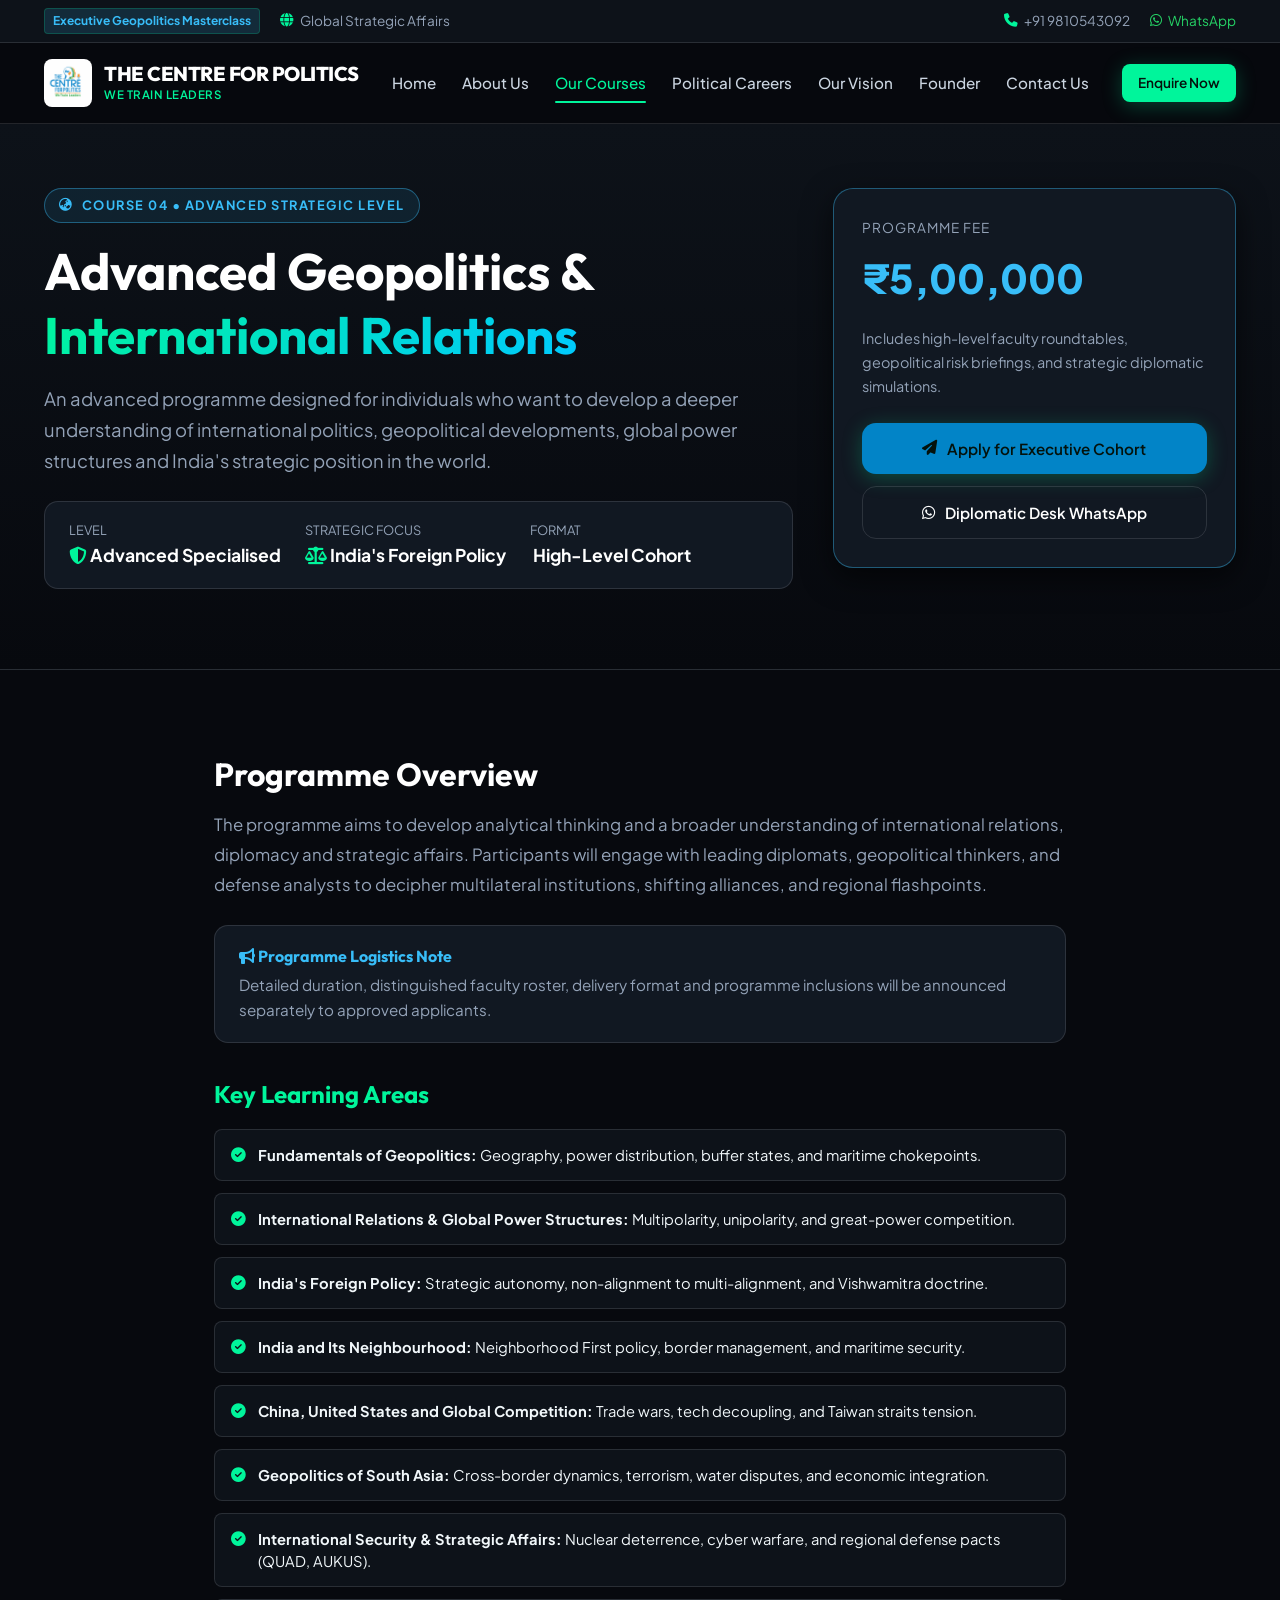
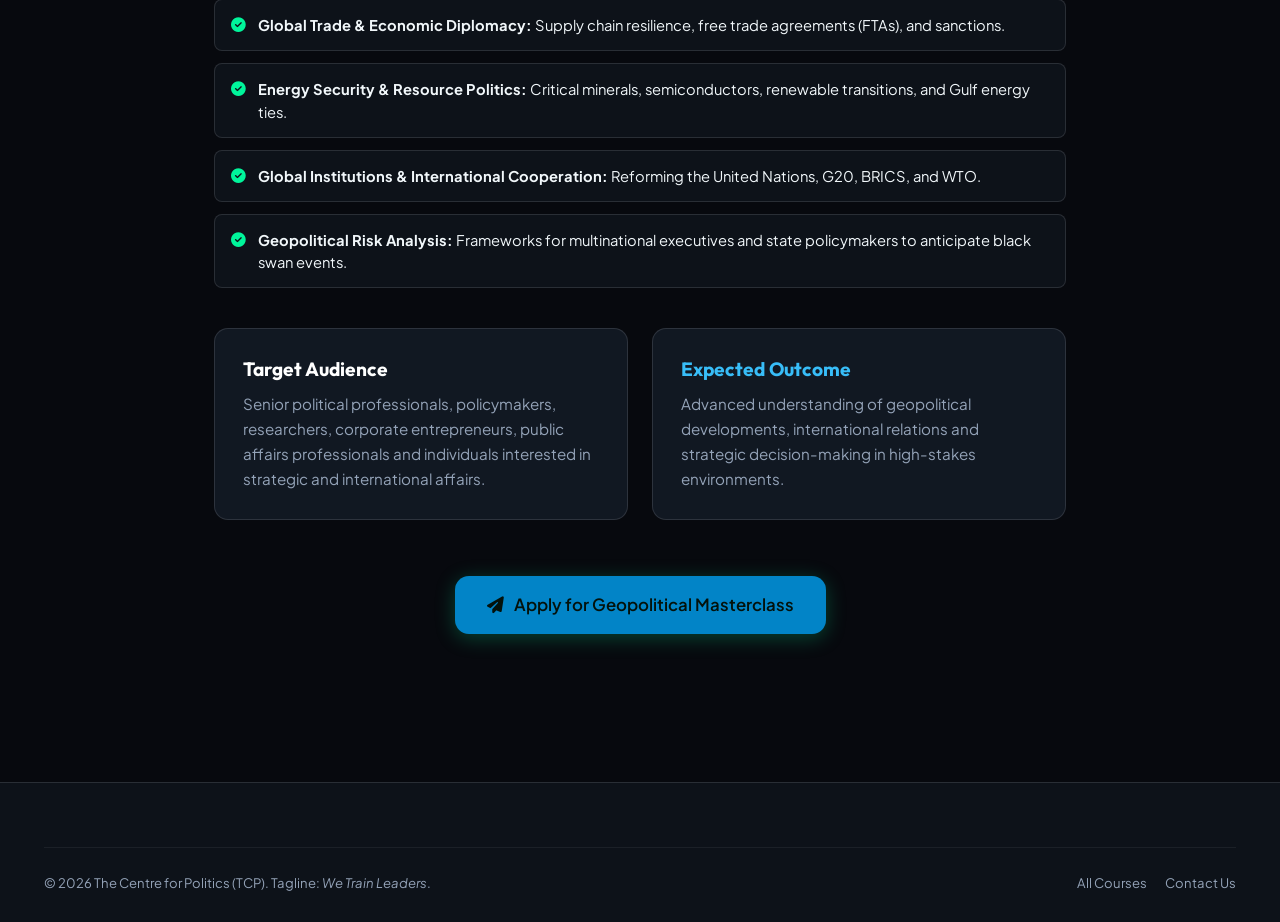
<file: course-geopolitics.html>
<!DOCTYPE html>
<html lang="en">
<head>
  <meta charset="UTF-8">
  <meta name="viewport" content="width=device-width, initial-scale=1.0">
  <title>Course 4: Advanced Geopolitics & International Relations | TCP</title>
  <meta name="description" content="Advanced Geopolitics & International Relations Programme (Fee: ₹5,00,000) at The Centre for Politics. Strategic affairs, global power structures and economic diplomacy.">
  <link rel="icon" type="image/jpeg" href="assets/images/tcp-logo.jpg">
  <link rel="preconnect" href="https://fonts.googleapis.com">
  <link rel="preconnect" href="https://fonts.gstatic.com" crossorigin>
  <link href="https://fonts.googleapis.com/css2?family=Outfit:wght@400;500;600;700;800;900&family=Plus+Jakarta+Sans:wght@400;500;600;700&display=swap" rel="stylesheet">
  <link rel="stylesheet" href="https://cdnjs.cloudflare.com/ajax/libs/font-awesome/6.5.1/css/all.min.css">
  <link rel="stylesheet" href="assets/css/style.css">
</head>
<body>

  <!-- Top Announcement Bar -->
  <aside class="top-bar" aria-label="Top Bar">
    <div class="container top-bar-content">
      <div class="top-bar-left">
        <span class="top-badge" style="background: rgba(56, 189, 248, 0.15); color: #38bdf8;">Executive Geopolitics Masterclass</span>
        <span class="top-bar-item"><i class="fas fa-globe aurora-text"></i> Global Strategic Affairs</span>
      </div>
      <div class="top-bar-right">
        <a href="tel:+919810543092" class="top-bar-item"><i class="fas fa-phone aurora-text"></i> +91 9810543092</a>
        <a href="https://wa.me/919810543092" target="_blank" class="top-bar-item" style="color:#25d366;"><i class="fab fa-whatsapp"></i> WhatsApp</a>
      </div>
    </div>
  </aside>

  <!-- Navigation -->
  <header class="site-header">
    <div class="container navbar">
      <a href="index.html" class="brand-logo" aria-label="TCP Home">
        <img src="assets/images/tcp-logo.jpg" alt="TCP Logo" width="54" height="54">
        <div class="brand-text">
          <span class="brand-name">THE CENTRE FOR POLITICS</span>
          <span class="brand-tagline">We Train Leaders</span>
        </div>
      </a>

      <nav class="nav-menu">
        <a href="index.html" class="nav-link">Home</a>
        <a href="about.html" class="nav-link">About Us</a>
        <a href="courses.html" class="nav-link active">Our Courses</a>
        <a href="careers.html" class="nav-link">Political Careers</a>
        <a href="vision.html" class="nav-link">Our Vision</a>
        <a href="founder.html" class="nav-link">Founder</a>
        <a href="contact.html" class="nav-link">Contact Us</a>
      </nav>

      <div class="nav-cta-group">
        <a href="apply.html?course=4" class="btn btn-primary btn-sm">Enquire Now</a>
        <button class="mobile-toggle" aria-label="Open Navigation Menu"><i class="fas fa-bars"></i></button>
      </div>
    </div>
  </header>

  <!-- Course Hero -->
  <section class="course-hero">
    <div class="container course-hero-grid">
      <div>
        <div class="section-tag" style="border-color: rgba(56, 189, 248, 0.4); color: #38bdf8; background: rgba(56, 189, 248, 0.1);">
          <i class="fas fa-globe-asia"></i> Course 04 &bull; Advanced Strategic Level
        </div>
        <h1 style="font-size: clamp(2.3rem, 4vw, 3.2rem); margin-bottom: 16px;">
          Advanced Geopolitics & <span class="gradient-text">International Relations</span>
        </h1>
        <p style="color: var(--ice-muted); font-size: 1.15rem; line-height: 1.7; margin-bottom: 24px;">
          An advanced programme designed for individuals who want to develop a deeper understanding of international politics, geopolitical developments, global power structures and India's strategic position in the world.
        </p>

        <div style="display: flex; gap: 24px; flex-wrap: wrap; margin-bottom: 32px; padding: 18px 24px; background: var(--bg-card); border-radius: var(--radius-md); border: 1px solid var(--ice-border);">
          <div>
            <div style="font-size: 0.8rem; color: var(--ice-muted); text-transform: uppercase;">Level</div>
            <div style="font-size: 1.1rem; font-weight: 700; color: #fff;"><i class="fas fa-shield-alt aurora-text"></i> Advanced Specialised</div>
          </div>
          <div>
            <div style="font-size: 0.8rem; color: var(--ice-muted); text-transform: uppercase;">Strategic Focus</div>
            <div style="font-size: 1.1rem; font-weight: 700; color: #fff;"><i class="fas fa-balance-scale aurora-text"></i> India's Foreign Policy</div>
          </div>
          <div>
            <div style="font-size: 0.8rem; color: var(--ice-muted); text-transform: uppercase;">Format</div>
            <div style="font-size: 1.1rem; font-weight: 700; color: #fff;"><i class="fas fa-users-class aurora-text"></i> High-Level Cohort</div>
          </div>
        </div>
      </div>

      <aside class="course-sticky-box" style="border-color: rgba(56, 189, 248, 0.4);">
        <div style="font-size: 0.85rem; color: var(--ice-muted); text-transform: uppercase; letter-spacing: 1px;">Programme Fee</div>
        <div style="font-size: 2.5rem; font-weight: 900; color: #38bdf8; margin: 6px 0 16px 0;">₹5,00,000</div>
        <p style="font-size: 0.9rem; color: var(--ice-muted); margin-bottom: 24px;">
          Includes high-level faculty roundtables, geopolitical risk briefings, and strategic diplomatic simulations.
        </p>
        <a href="apply.html?course=4" class="btn btn-primary" style="width: 100%; margin-bottom: 12px; background: #0284c7;">
          <i class="fas fa-paper-plane"></i> Apply for Executive Cohort
        </a>
        <a href="https://wa.me/919810543092?text=I%20am%20interested%20in%20the%20Advanced%20Geopolitics%20Programme%20(₹5,00,000)" target="_blank" class="btn btn-outline" style="width: 100%;">
          <i class="fab fa-whatsapp"></i> Diplomatic Desk WhatsApp
        </a>
      </aside>
    </div>
  </section>

  <!-- Detailed Content -->
  <main class="section-py">
    <div class="container" style="max-width: 900px;">
      <h2 style="font-size: 2rem; margin-bottom: 16px;">Programme Overview</h2>
      <p style="color: var(--ice-muted); font-size: 1.05rem; line-height: 1.8; margin-bottom: 24px;">
        The programme aims to develop analytical thinking and a broader understanding of international relations, diplomacy and strategic affairs. Participants will engage with leading diplomats, geopolitical thinkers, and defense analysts to decipher multilateral institutions, shifting alliances, and regional flashpoints.
      </p>

      <div style="background: var(--bg-card); border: 1px solid var(--ice-border); border-radius: var(--radius-md); padding: 20px 24px; margin-bottom: 36px;">
        <h4 style="color: #38bdf8; margin-bottom: 6px;"><i class="fas fa-bullhorn"></i> Programme Logistics Note</h4>
        <p style="color: var(--ice-muted); font-size: 0.95rem;">
          Detailed duration, distinguished faculty roster, delivery format and programme inclusions will be announced separately to approved applicants.
        </p>
      </div>

      <h3 style="font-size: 1.5rem; margin-bottom: 20px; color: var(--aurora-green);">Key Learning Areas</h3>
      <div class="course-curriculum-list">
        <div class="course-curriculum-item"><i class="fas fa-check-circle"></i> <div><strong>Fundamentals of Geopolitics:</strong> Geography, power distribution, buffer states, and maritime chokepoints.</div></div>
        <div class="course-curriculum-item"><i class="fas fa-check-circle"></i> <div><strong>International Relations & Global Power Structures:</strong> Multipolarity, unipolarity, and great-power competition.</div></div>
        <div class="course-curriculum-item"><i class="fas fa-check-circle"></i> <div><strong>India's Foreign Policy:</strong> Strategic autonomy, non-alignment to multi-alignment, and Vishwamitra doctrine.</div></div>
        <div class="course-curriculum-item"><i class="fas fa-check-circle"></i> <div><strong>India and Its Neighbourhood:</strong> Neighborhood First policy, border management, and maritime security.</div></div>
        <div class="course-curriculum-item"><i class="fas fa-check-circle"></i> <div><strong>China, United States and Global Competition:</strong> Trade wars, tech decoupling, and Taiwan straits tension.</div></div>
        <div class="course-curriculum-item"><i class="fas fa-check-circle"></i> <div><strong>Geopolitics of South Asia:</strong> Cross-border dynamics, terrorism, water disputes, and economic integration.</div></div>
        <div class="course-curriculum-item"><i class="fas fa-check-circle"></i> <div><strong>International Security & Strategic Affairs:</strong> Nuclear deterrence, cyber warfare, and regional defense pacts (QUAD, AUKUS).</div></div>
        <div class="course-curriculum-item"><i class="fas fa-check-circle"></i> <div><strong>Global Trade & Economic Diplomacy:</strong> Supply chain resilience, free trade agreements (FTAs), and sanctions.</div></div>
        <div class="course-curriculum-item"><i class="fas fa-check-circle"></i> <div><strong>Energy Security & Resource Politics:</strong> Critical minerals, semiconductors, renewable transitions, and Gulf energy ties.</div></div>
        <div class="course-curriculum-item"><i class="fas fa-check-circle"></i> <div><strong>Global Institutions & International Cooperation:</strong> Reforming the United Nations, G20, BRICS, and WTO.</div></div>
        <div class="course-curriculum-item"><i class="fas fa-check-circle"></i> <div><strong>Geopolitical Risk Analysis:</strong> Frameworks for multinational executives and state policymakers to anticipate black swan events.</div></div>
      </div>

      <div class="audience-outcome-grid" style="margin-top: 40px;">
        <div class="tcp-card">
          <h4 style="font-size: 1.2rem; color: #fff; margin-bottom: 10px;">Target Audience</h4>
          <p style="color: var(--ice-muted); font-size: 0.95rem;">
            Senior political professionals, policymakers, researchers, corporate entrepreneurs, public affairs professionals and individuals interested in strategic and international affairs.
          </p>
        </div>
        <div class="tcp-card">
          <h4 style="font-size: 1.2rem; color: #38bdf8; margin-bottom: 10px;">Expected Outcome</h4>
          <p style="color: var(--ice-muted); font-size: 0.95rem;">
            Advanced understanding of geopolitical developments, international relations and strategic decision-making in high-stakes environments.
          </p>
        </div>
      </div>

      <div style="text-align: center; margin-top: 56px;">
        <a href="apply.html?course=4" class="btn btn-primary btn-lg" style="background: #0284c7;">
          <i class="fas fa-paper-plane"></i> Apply for Geopolitical Masterclass
        </a>
      </div>
    </div>
  </main>

  <!-- Site Footer -->
  <footer class="site-footer">
    <div class="container">
      <div class="footer-bottom">
        <div>&copy; 2026 The Centre for Politics (TCP). Tagline: <em>We Train Leaders</em>.</div>
        <div class="footer-bottom-links">
          <a href="courses.html">All Courses</a>
          <a href="contact.html">Contact Us</a>
        </div>
      </div>
    </div>
  </footer>

  <script src="assets/js/main.js"></script>
</body>
</html>
</file>
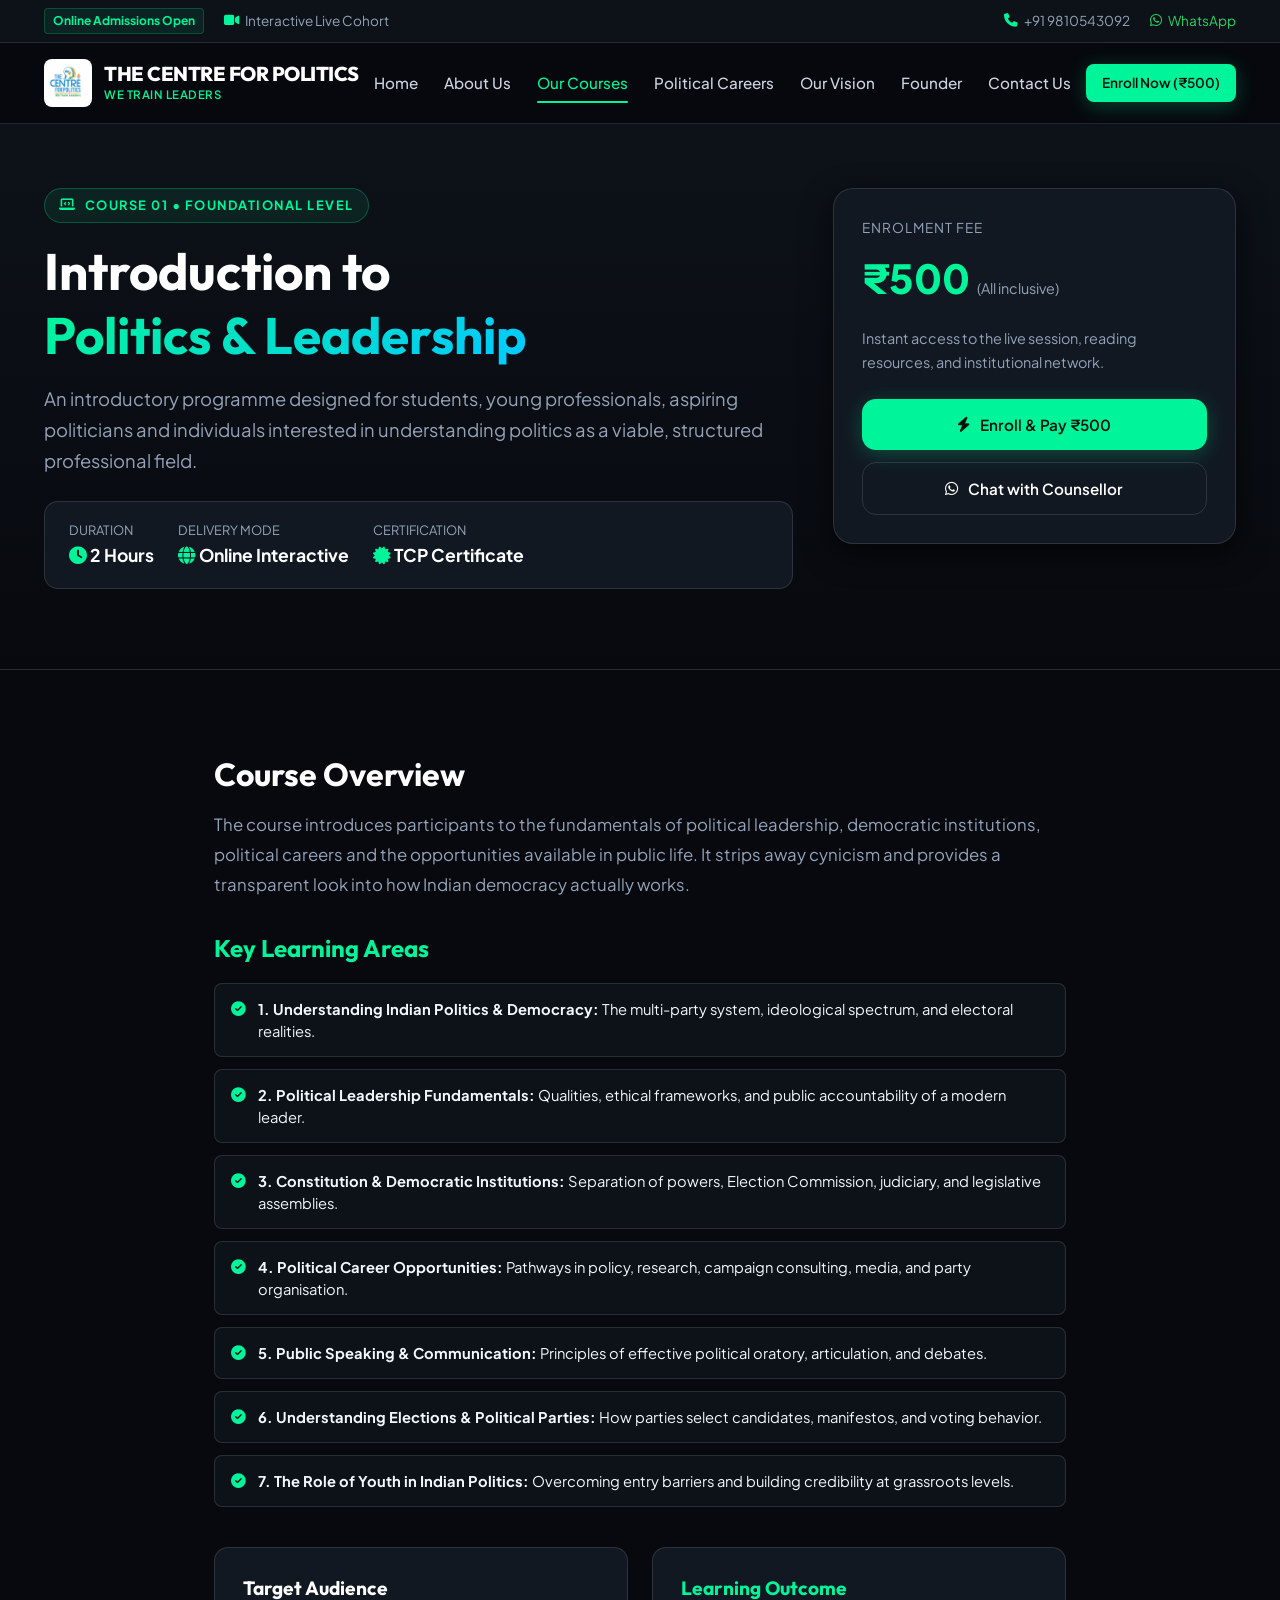
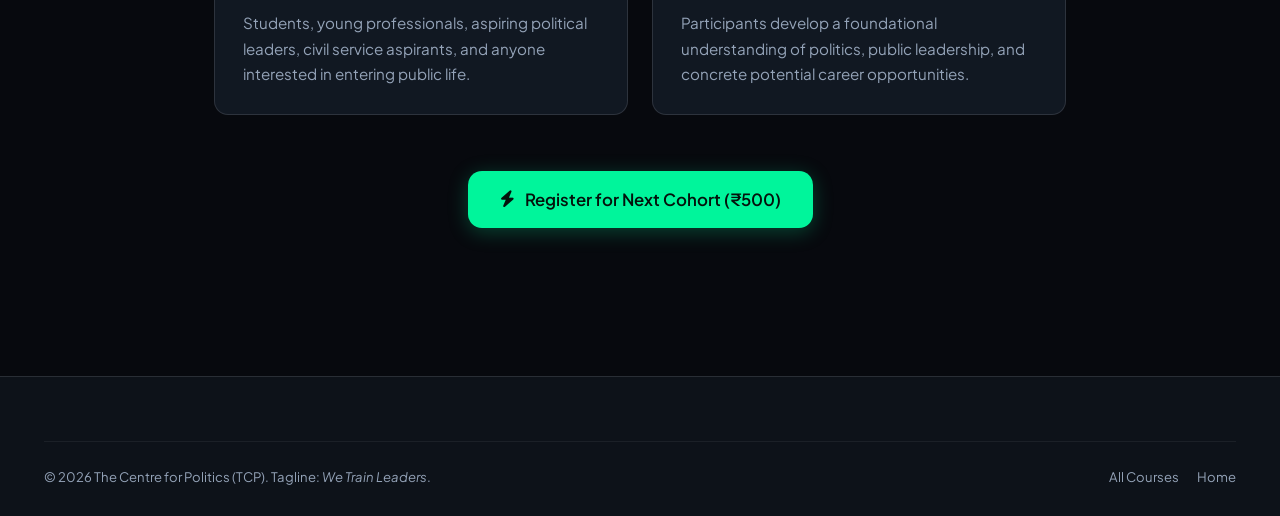
<file: course-intro-politics.html>
<!DOCTYPE html>
<html lang="en">
<head>
  <meta charset="UTF-8">
  <meta name="viewport" content="width=device-width, initial-scale=1.0">
  <title>Course 1: Introduction to Politics & Leadership | The Centre for Politics</title>
  <meta name="description" content="Introduction to Politics & Leadership: 2-Hour foundational online course (Fee: ₹500) designed for students, young professionals and political aspirants.">
  <link rel="icon" type="image/jpeg" href="assets/images/tcp-logo.jpg">
  <link rel="preconnect" href="https://fonts.googleapis.com">
  <link rel="preconnect" href="https://fonts.gstatic.com" crossorigin>
  <link href="https://fonts.googleapis.com/css2?family=Outfit:wght@400;500;600;700;800;900&family=Plus+Jakarta+Sans:wght@400;500;600;700&display=swap" rel="stylesheet">
  <link rel="stylesheet" href="https://cdnjs.cloudflare.com/ajax/libs/font-awesome/6.5.1/css/all.min.css">
  <link rel="stylesheet" href="assets/css/style.css">
</head>
<body>

  <!-- Top Announcement Bar -->
  <aside class="top-bar" aria-label="Top Bar">
    <div class="container top-bar-content">
      <div class="top-bar-left">
        <span class="top-badge">Online Admissions Open</span>
        <span class="top-bar-item"><i class="fas fa-video aurora-text"></i> Interactive Live Cohort</span>
      </div>
      <div class="top-bar-right">
        <a href="tel:+919810543092" class="top-bar-item"><i class="fas fa-phone aurora-text"></i> +91 9810543092</a>
        <a href="https://wa.me/919810543092" target="_blank" class="top-bar-item" style="color:#25d366;"><i class="fab fa-whatsapp"></i> WhatsApp</a>
      </div>
    </div>
  </aside>

  <!-- Main Navigation -->
  <header class="site-header">
    <div class="container navbar">
      <a href="index.html" class="brand-logo" aria-label="TCP Home">
        <img src="assets/images/tcp-logo.jpg" alt="TCP Logo" width="54" height="54">
        <div class="brand-text">
          <span class="brand-name">THE CENTRE FOR POLITICS</span>
          <span class="brand-tagline">We Train Leaders</span>
        </div>
      </a>

      <nav class="nav-menu">
        <a href="index.html" class="nav-link">Home</a>
        <a href="about.html" class="nav-link">About Us</a>
        <a href="courses.html" class="nav-link active">Our Courses</a>
        <a href="careers.html" class="nav-link">Political Careers</a>
        <a href="vision.html" class="nav-link">Our Vision</a>
        <a href="founder.html" class="nav-link">Founder</a>
        <a href="contact.html" class="nav-link">Contact Us</a>
      </nav>

      <div class="nav-cta-group">
        <a href="apply.html?course=1" class="btn btn-primary btn-sm">Enroll Now (₹500)</a>
        <button class="mobile-toggle" aria-label="Open Navigation Menu"><i class="fas fa-bars"></i></button>
      </div>
    </div>
  </header>

  <!-- Course Hero Banner -->
  <section class="course-hero">
    <div class="container course-hero-grid">
      <div>
        <div class="section-tag"><i class="fas fa-laptop-code"></i> Course 01 &bull; Foundational Level</div>
        <h1 style="font-size: clamp(2.3rem, 4vw, 3.2rem); margin-bottom: 16px;">
          Introduction to <span class="gradient-text">Politics & Leadership</span>
        </h1>
        <p style="color: var(--ice-muted); font-size: 1.15rem; line-height: 1.7; margin-bottom: 24px;">
          An introductory programme designed for students, young professionals, aspiring politicians and individuals interested in understanding politics as a viable, structured professional field.
        </p>

        <div style="display: flex; gap: 24px; flex-wrap: wrap; margin-bottom: 32px; padding: 18px 24px; background: var(--bg-card); border-radius: var(--radius-md); border: 1px solid var(--ice-border);">
          <div>
            <div style="font-size: 0.8rem; color: var(--ice-muted); text-transform: uppercase;">Duration</div>
            <div style="font-size: 1.1rem; font-weight: 700; color: #fff;"><i class="fas fa-clock aurora-text"></i> 2 Hours</div>
          </div>
          <div>
            <div style="font-size: 0.8rem; color: var(--ice-muted); text-transform: uppercase;">Delivery Mode</div>
            <div style="font-size: 1.1rem; font-weight: 700; color: #fff;"><i class="fas fa-globe aurora-text"></i> Online Interactive</div>
          </div>
          <div>
            <div style="font-size: 0.8rem; color: var(--ice-muted); text-transform: uppercase;">Certification</div>
            <div style="font-size: 1.1rem; font-weight: 700; color: #fff;"><i class="fas fa-certificate aurora-text"></i> TCP Certificate</div>
          </div>
        </div>
      </div>

      <!-- Sticky Enrollment Box -->
      <aside class="course-sticky-box">
        <div style="font-size: 0.85rem; color: var(--ice-muted); text-transform: uppercase; letter-spacing: 1px;">Enrolment Fee</div>
        <div style="font-size: 2.5rem; font-weight: 900; color: var(--aurora-green); margin: 6px 0 16px 0;">₹500 <span style="font-size: 0.9rem; color: var(--ice-muted); font-weight: normal;">(All inclusive)</span></div>
        <p style="font-size: 0.9rem; color: var(--ice-muted); margin-bottom: 24px;">
          Instant access to the live session, reading resources, and institutional network.
        </p>
        <a href="apply.html?course=1" class="btn btn-primary" style="width: 100%; margin-bottom: 12px;">
          <i class="fas fa-bolt"></i> Enroll & Pay ₹500
        </a>
        <a href="https://wa.me/919810543092?text=I%20want%20to%20know%20more%20about%20Course%201%20(Intro%20to%20Politics)" target="_blank" class="btn btn-outline" style="width: 100%;">
          <i class="fab fa-whatsapp"></i> Chat with Counsellor
        </a>
      </aside>
    </div>
  </section>

  <!-- Detailed Syllabus & Outcomes -->
  <main class="section-py">
    <div class="container" style="max-width: 900px;">
      <h2 style="font-size: 2rem; margin-bottom: 16px;">Course Overview</h2>
      <p style="color: var(--ice-muted); font-size: 1.05rem; line-height: 1.8; margin-bottom: 32px;">
        The course introduces participants to the fundamentals of political leadership, democratic institutions, political careers and the opportunities available in public life. It strips away cynicism and provides a transparent look into how Indian democracy actually works.
      </p>

      <h3 style="font-size: 1.5rem; margin-bottom: 20px; color: var(--aurora-green);">Key Learning Areas</h3>
      <div class="course-curriculum-list">
        <div class="course-curriculum-item">
          <i class="fas fa-check-circle"></i>
          <div><strong>1. Understanding Indian Politics & Democracy:</strong> The multi-party system, ideological spectrum, and electoral realities.</div>
        </div>
        <div class="course-curriculum-item">
          <i class="fas fa-check-circle"></i>
          <div><strong>2. Political Leadership Fundamentals:</strong> Qualities, ethical frameworks, and public accountability of a modern leader.</div>
        </div>
        <div class="course-curriculum-item">
          <i class="fas fa-check-circle"></i>
          <div><strong>3. Constitution & Democratic Institutions:</strong> Separation of powers, Election Commission, judiciary, and legislative assemblies.</div>
        </div>
        <div class="course-curriculum-item">
          <i class="fas fa-check-circle"></i>
          <div><strong>4. Political Career Opportunities:</strong> Pathways in policy, research, campaign consulting, media, and party organisation.</div>
        </div>
        <div class="course-curriculum-item">
          <i class="fas fa-check-circle"></i>
          <div><strong>5. Public Speaking & Communication:</strong> Principles of effective political oratory, articulation, and debates.</div>
        </div>
        <div class="course-curriculum-item">
          <i class="fas fa-check-circle"></i>
          <div><strong>6. Understanding Elections & Political Parties:</strong> How parties select candidates, manifestos, and voting behavior.</div>
        </div>
        <div class="course-curriculum-item">
          <i class="fas fa-check-circle"></i>
          <div><strong>7. The Role of Youth in Indian Politics:</strong> Overcoming entry barriers and building credibility at grassroots levels.</div>
        </div>
      </div>

      <div class="audience-outcome-grid" style="margin-top: 40px;">
        <div class="tcp-card">
          <h4 style="font-size: 1.2rem; color: #fff; margin-bottom: 10px;">Target Audience</h4>
          <p style="color: var(--ice-muted); font-size: 0.95rem;">
            Students, young professionals, aspiring political leaders, civil service aspirants, and anyone interested in entering public life.
          </p>
        </div>
        <div class="tcp-card">
          <h4 style="font-size: 1.2rem; color: var(--aurora-green); margin-bottom: 10px;">Learning Outcome</h4>
          <p style="color: var(--ice-muted); font-size: 0.95rem;">
            Participants develop a foundational understanding of politics, public leadership, and concrete potential career opportunities.
          </p>
        </div>
      </div>

      <div style="text-align: center; margin-top: 56px;">
        <a href="apply.html?course=1" class="btn btn-primary btn-lg">
          <i class="fas fa-bolt"></i> Register for Next Cohort (₹500)
        </a>
      </div>
    </div>
  </main>

  <!-- Site Footer -->
  <footer class="site-footer">
    <div class="container">
      <div class="footer-bottom">
        <div>&copy; 2026 The Centre for Politics (TCP). Tagline: <em>We Train Leaders</em>.</div>
        <div class="footer-bottom-links">
          <a href="courses.html">All Courses</a>
          <a href="index.html">Home</a>
        </div>
      </div>
    </div>
  </footer>

  <script src="assets/js/main.js"></script>
</body>
</html>
</file>
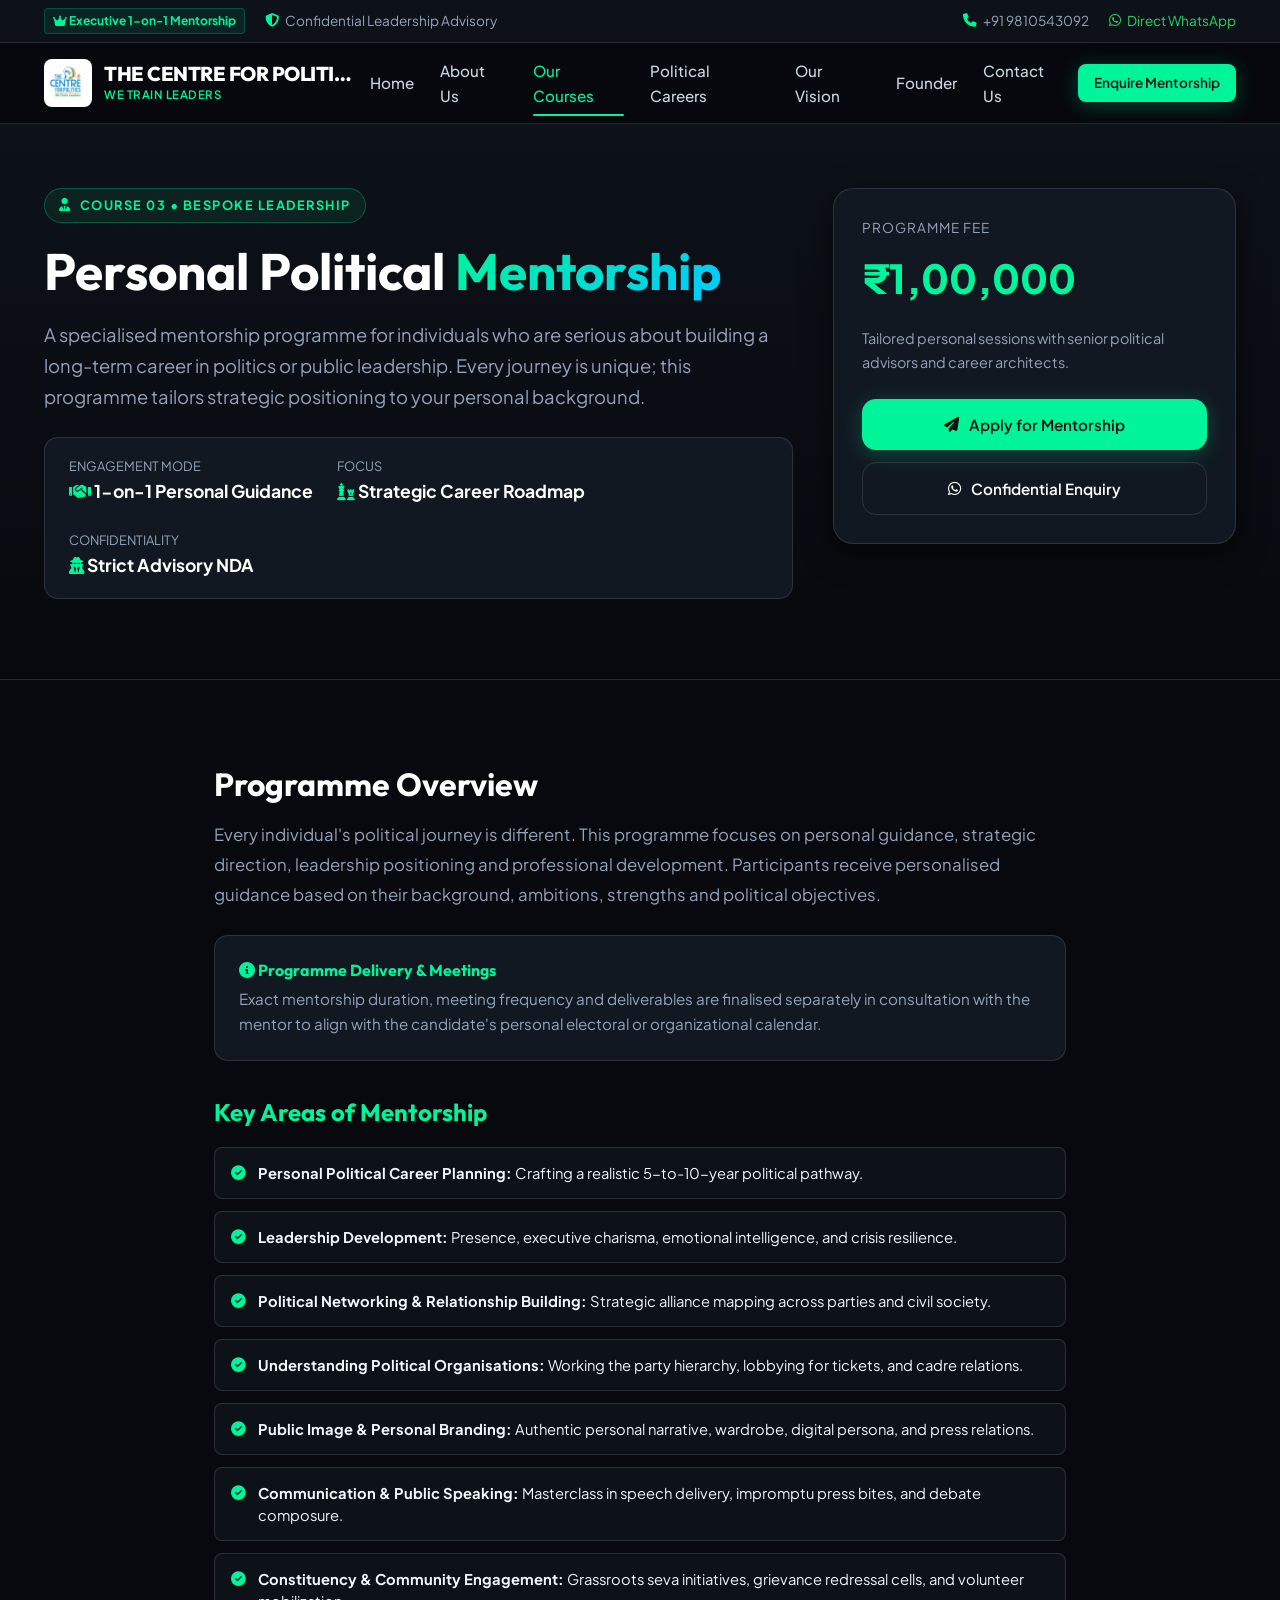
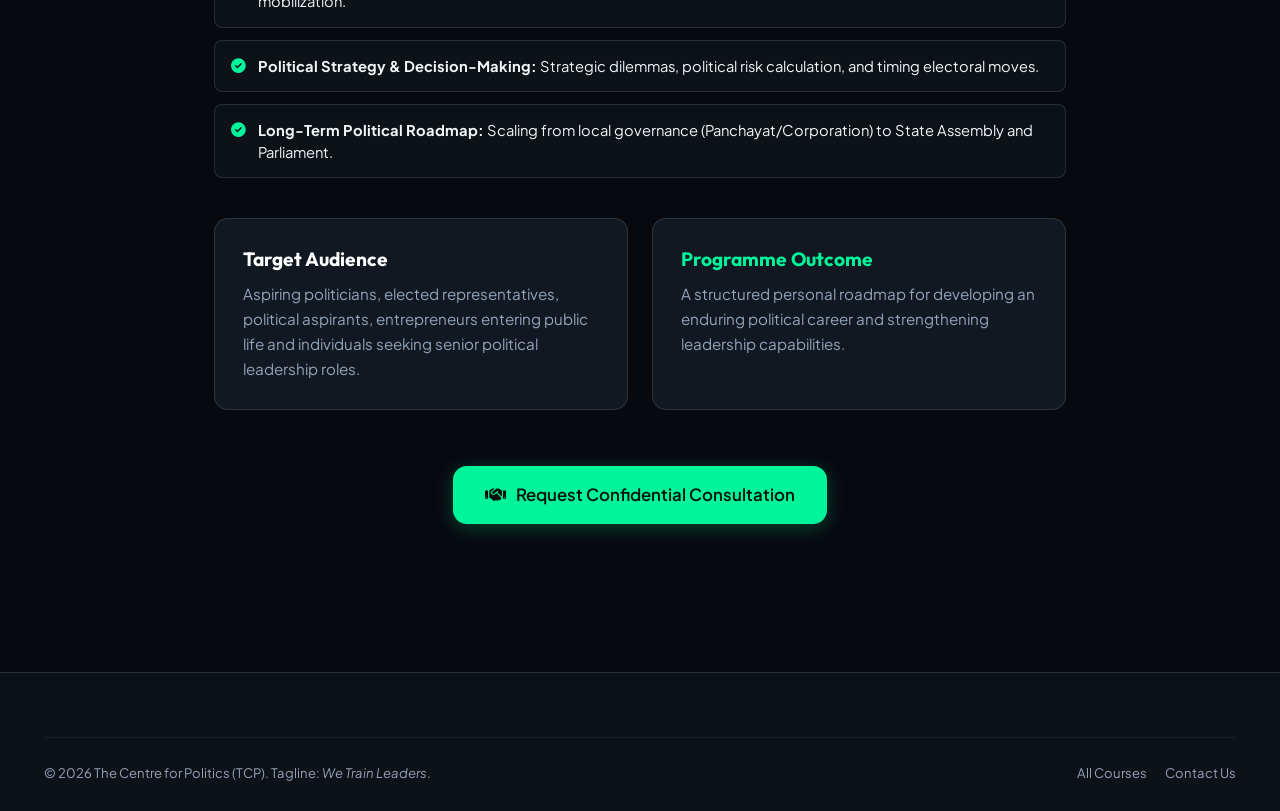
<file: course-political-mentorship.html>
<!DOCTYPE html>
<html lang="en">
<head>
  <meta charset="UTF-8">
  <meta name="viewport" content="width=device-width, initial-scale=1.0">
  <title>Course 3: Personal Political Mentorship | The Centre for Politics</title>
  <meta name="description" content="Personal Political Mentorship Programme (Fee: ₹1,00,000) at The Centre for Politics. Bespoke career planning, public branding and strategic guidance.">
  <link rel="icon" type="image/jpeg" href="assets/images/tcp-logo.jpg">
  <link rel="preconnect" href="https://fonts.googleapis.com">
  <link rel="preconnect" href="https://fonts.gstatic.com" crossorigin>
  <link href="https://fonts.googleapis.com/css2?family=Outfit:wght@400;500;600;700;800;900&family=Plus+Jakarta+Sans:wght@400;500;600;700&display=swap" rel="stylesheet">
  <link rel="stylesheet" href="https://cdnjs.cloudflare.com/ajax/libs/font-awesome/6.5.1/css/all.min.css">
  <link rel="stylesheet" href="assets/css/style.css">
</head>
<body>

  <!-- Top Announcement Bar -->
  <aside class="top-bar" aria-label="Top Bar">
    <div class="container top-bar-content">
      <div class="top-bar-left">
        <span class="top-badge"><i class="fas fa-crown"></i> Executive 1-on-1 Mentorship</span>
        <span class="top-bar-item"><i class="fas fa-shield-alt aurora-text"></i> Confidential Leadership Advisory</span>
      </div>
      <div class="top-bar-right">
        <a href="tel:+919810543092" class="top-bar-item"><i class="fas fa-phone aurora-text"></i> +91 9810543092</a>
        <a href="https://wa.me/919810543092" target="_blank" class="top-bar-item" style="color:#25d366;"><i class="fab fa-whatsapp"></i> Direct WhatsApp</a>
      </div>
    </div>
  </aside>

  <!-- Navigation -->
  <header class="site-header">
    <div class="container navbar">
      <a href="index.html" class="brand-logo" aria-label="TCP Home">
        <img src="assets/images/tcp-logo.jpg" alt="TCP Logo" width="54" height="54">
        <div class="brand-text">
          <span class="brand-name">THE CENTRE FOR POLITICS</span>
          <span class="brand-tagline">We Train Leaders</span>
        </div>
      </a>

      <nav class="nav-menu">
        <a href="index.html" class="nav-link">Home</a>
        <a href="about.html" class="nav-link">About Us</a>
        <a href="courses.html" class="nav-link active">Our Courses</a>
        <a href="careers.html" class="nav-link">Political Careers</a>
        <a href="vision.html" class="nav-link">Our Vision</a>
        <a href="founder.html" class="nav-link">Founder</a>
        <a href="contact.html" class="nav-link">Contact Us</a>
      </nav>

      <div class="nav-cta-group">
        <a href="apply.html?course=3" class="btn btn-primary btn-sm">Enquire Mentorship</a>
        <button class="mobile-toggle" aria-label="Open Navigation Menu"><i class="fas fa-bars"></i></button>
      </div>
    </div>
  </header>

  <!-- Course Hero -->
  <section class="course-hero">
    <div class="container course-hero-grid">
      <div>
        <div class="section-tag"><i class="fas fa-user-tie"></i> Course 03 &bull; Bespoke Leadership</div>
        <h1 style="font-size: clamp(2.3rem, 4vw, 3.2rem); margin-bottom: 16px;">
          Personal Political <span class="gradient-text">Mentorship</span>
        </h1>
        <p style="color: var(--ice-muted); font-size: 1.15rem; line-height: 1.7; margin-bottom: 24px;">
          A specialised mentorship programme for individuals who are serious about building a long-term career in politics or public leadership. Every journey is unique; this programme tailors strategic positioning to your personal background.
        </p>

        <div style="display: flex; gap: 24px; flex-wrap: wrap; margin-bottom: 32px; padding: 18px 24px; background: var(--bg-card); border-radius: var(--radius-md); border: 1px solid var(--ice-border);">
          <div>
            <div style="font-size: 0.8rem; color: var(--ice-muted); text-transform: uppercase;">Engagement Mode</div>
            <div style="font-size: 1.1rem; font-weight: 700; color: #fff;"><i class="fas fa-handshake aurora-text"></i> 1-on-1 Personal Guidance</div>
          </div>
          <div>
            <div style="font-size: 0.8rem; color: var(--ice-muted); text-transform: uppercase;">Focus</div>
            <div style="font-size: 1.1rem; font-weight: 700; color: #fff;"><i class="fas fa-chess aurora-text"></i> Strategic Career Roadmap</div>
          </div>
          <div>
            <div style="font-size: 0.8rem; color: var(--ice-muted); text-transform: uppercase;">Confidentiality</div>
            <div style="font-size: 1.1rem; font-weight: 700; color: #fff;"><i class="fas fa-user-secret aurora-text"></i> Strict Advisory NDA</div>
          </div>
        </div>
      </div>

      <aside class="course-sticky-box">
        <div style="font-size: 0.85rem; color: var(--ice-muted); text-transform: uppercase; letter-spacing: 1px;">Programme Fee</div>
        <div style="font-size: 2.5rem; font-weight: 900; color: var(--aurora-green); margin: 6px 0 16px 0;">₹1,00,000</div>
        <p style="font-size: 0.9rem; color: var(--ice-muted); margin-bottom: 24px;">
          Tailored personal sessions with senior political advisors and career architects.
        </p>
        <a href="apply.html?course=3" class="btn btn-primary" style="width: 100%; margin-bottom: 12px;">
          <i class="fas fa-paper-plane"></i> Apply for Mentorship
        </a>
        <a href="https://wa.me/919810543092?text=I%20am%20interested%20in%20the%20Personal%20Political%20Mentorship%20Programme%20(₹1,00,000)" target="_blank" class="btn btn-outline" style="width: 100%;">
          <i class="fab fa-whatsapp"></i> Confidential Enquiry
        </a>
      </aside>
    </div>
  </section>

  <!-- Detailed Content -->
  <main class="section-py">
    <div class="container" style="max-width: 900px;">
      <h2 style="font-size: 2rem; margin-bottom: 16px;">Programme Overview</h2>
      <p style="color: var(--ice-muted); font-size: 1.05rem; line-height: 1.8; margin-bottom: 24px;">
        Every individual's political journey is different. This programme focuses on personal guidance, strategic direction, leadership positioning and professional development. Participants receive personalised guidance based on their background, ambitions, strengths and political objectives.
      </p>

      <div style="background: var(--bg-card); border: 1px solid var(--ice-border); border-radius: var(--radius-md); padding: 24px; margin-bottom: 36px;">
        <h4 style="color: var(--aurora-green); margin-bottom: 6px;"><i class="fas fa-info-circle"></i> Programme Delivery & Meetings</h4>
        <p style="color: var(--ice-muted); font-size: 0.95rem;">
          Exact mentorship duration, meeting frequency and deliverables are finalised separately in consultation with the mentor to align with the candidate's personal electoral or organizational calendar.
        </p>
      </div>

      <h3 style="font-size: 1.5rem; margin-bottom: 20px; color: var(--aurora-green);">Key Areas of Mentorship</h3>
      <div class="course-curriculum-list">
        <div class="course-curriculum-item"><i class="fas fa-check-circle"></i> <div><strong>Personal Political Career Planning:</strong> Crafting a realistic 5-to-10-year political pathway.</div></div>
        <div class="course-curriculum-item"><i class="fas fa-check-circle"></i> <div><strong>Leadership Development:</strong> Presence, executive charisma, emotional intelligence, and crisis resilience.</div></div>
        <div class="course-curriculum-item"><i class="fas fa-check-circle"></i> <div><strong>Political Networking & Relationship Building:</strong> Strategic alliance mapping across parties and civil society.</div></div>
        <div class="course-curriculum-item"><i class="fas fa-check-circle"></i> <div><strong>Understanding Political Organisations:</strong> Working the party hierarchy, lobbying for tickets, and cadre relations.</div></div>
        <div class="course-curriculum-item"><i class="fas fa-check-circle"></i> <div><strong>Public Image & Personal Branding:</strong> Authentic personal narrative, wardrobe, digital persona, and press relations.</div></div>
        <div class="course-curriculum-item"><i class="fas fa-check-circle"></i> <div><strong>Communication & Public Speaking:</strong> Masterclass in speech delivery, impromptu press bites, and debate composure.</div></div>
        <div class="course-curriculum-item"><i class="fas fa-check-circle"></i> <div><strong>Constituency & Community Engagement:</strong> Grassroots seva initiatives, grievance redressal cells, and volunteer mobilization.</div></div>
        <div class="course-curriculum-item"><i class="fas fa-check-circle"></i> <div><strong>Political Strategy & Decision-Making:</strong> Strategic dilemmas, political risk calculation, and timing electoral moves.</div></div>
        <div class="course-curriculum-item"><i class="fas fa-check-circle"></i> <div><strong>Long-Term Political Roadmap:</strong> Scaling from local governance (Panchayat/Corporation) to State Assembly and Parliament.</div></div>
      </div>

      <div class="audience-outcome-grid" style="margin-top: 40px;">
        <div class="tcp-card">
          <h4 style="font-size: 1.2rem; color: #fff; margin-bottom: 10px;">Target Audience</h4>
          <p style="color: var(--ice-muted); font-size: 0.95rem;">
            Aspiring politicians, elected representatives, political aspirants, entrepreneurs entering public life and individuals seeking senior political leadership roles.
          </p>
        </div>
        <div class="tcp-card">
          <h4 style="font-size: 1.2rem; color: var(--aurora-green); margin-bottom: 10px;">Programme Outcome</h4>
          <p style="color: var(--ice-muted); font-size: 0.95rem;">
            A structured personal roadmap for developing an enduring political career and strengthening leadership capabilities.
          </p>
        </div>
      </div>

      <div style="text-align: center; margin-top: 56px;">
        <a href="apply.html?course=3" class="btn btn-primary btn-lg">
          <i class="fas fa-handshake"></i> Request Confidential Consultation
        </a>
      </div>
    </div>
  </main>

  <!-- Site Footer -->
  <footer class="site-footer">
    <div class="container">
      <div class="footer-bottom">
        <div>&copy; 2026 The Centre for Politics (TCP). Tagline: <em>We Train Leaders</em>.</div>
        <div class="footer-bottom-links">
          <a href="courses.html">All Courses</a>
          <a href="contact.html">Contact Us</a>
        </div>
      </div>
    </div>
  </footer>

  <script src="assets/js/main.js"></script>
</body>
</html>
</file>
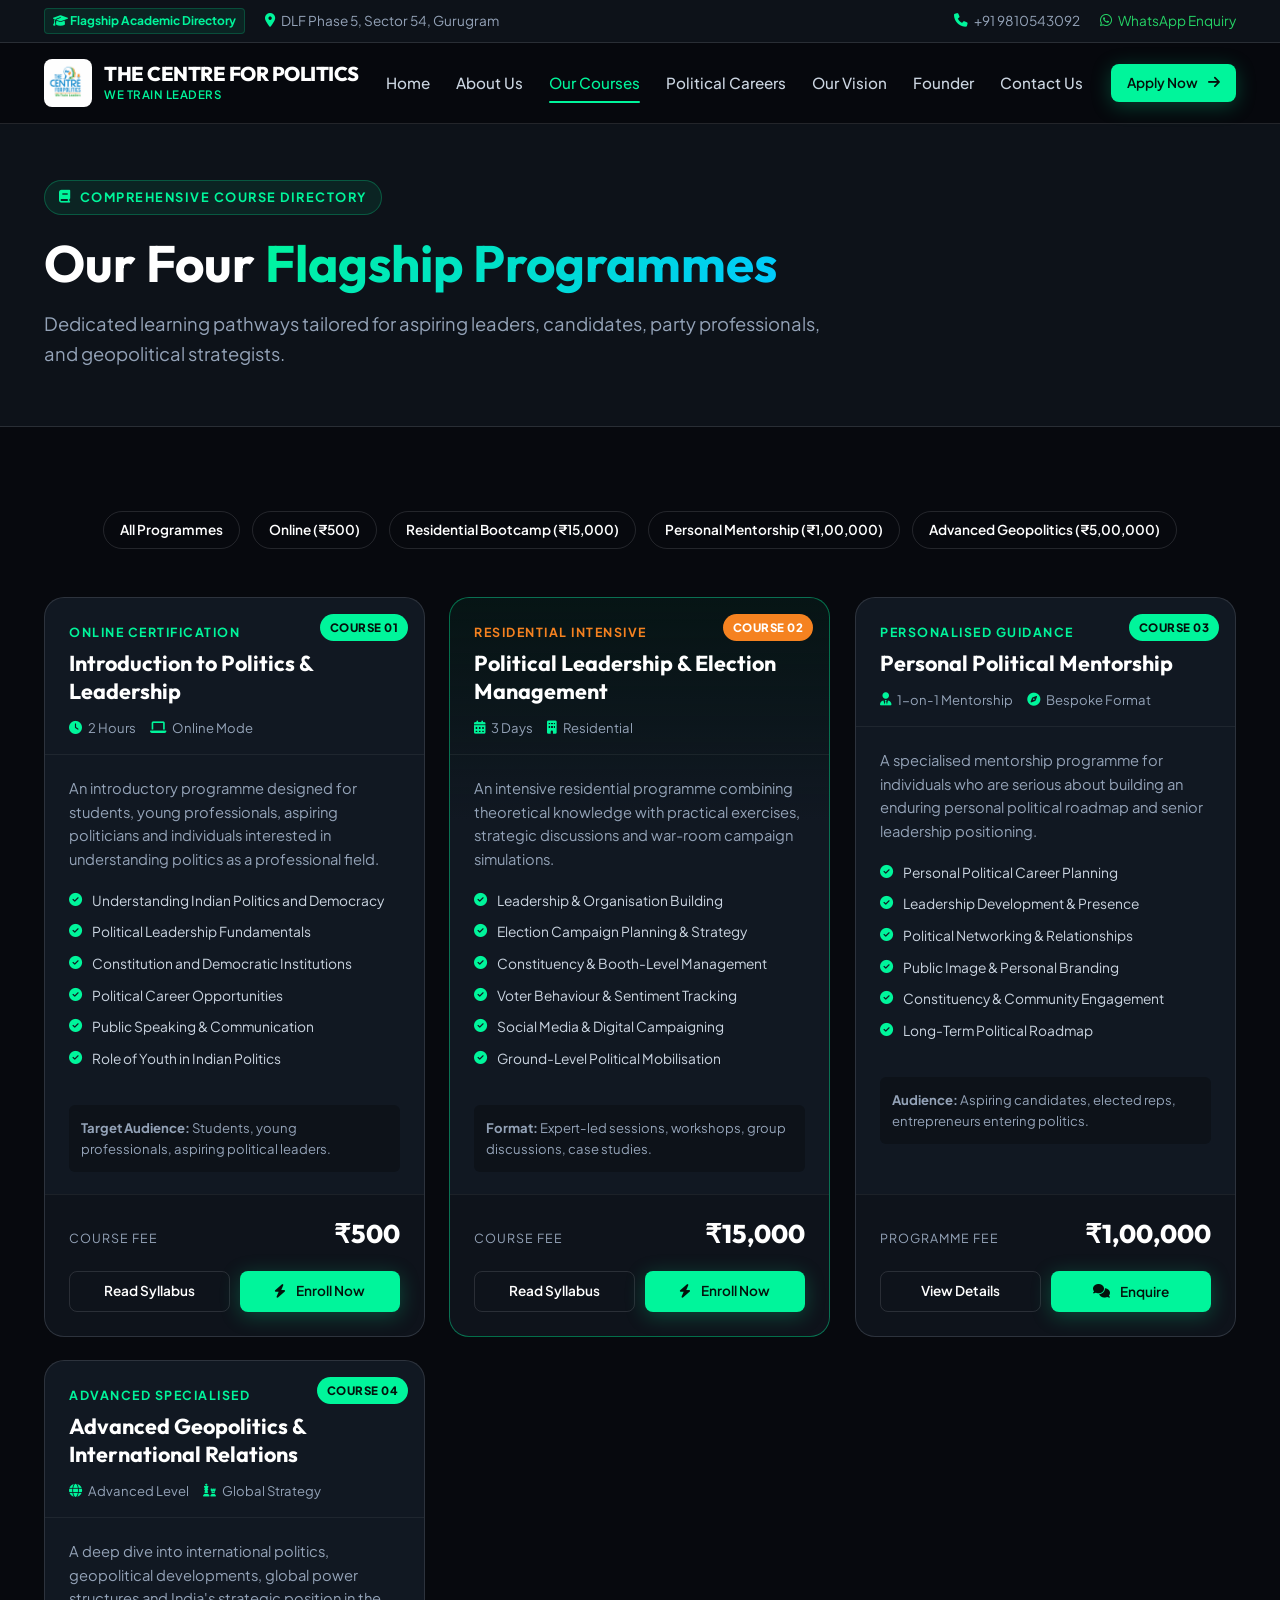
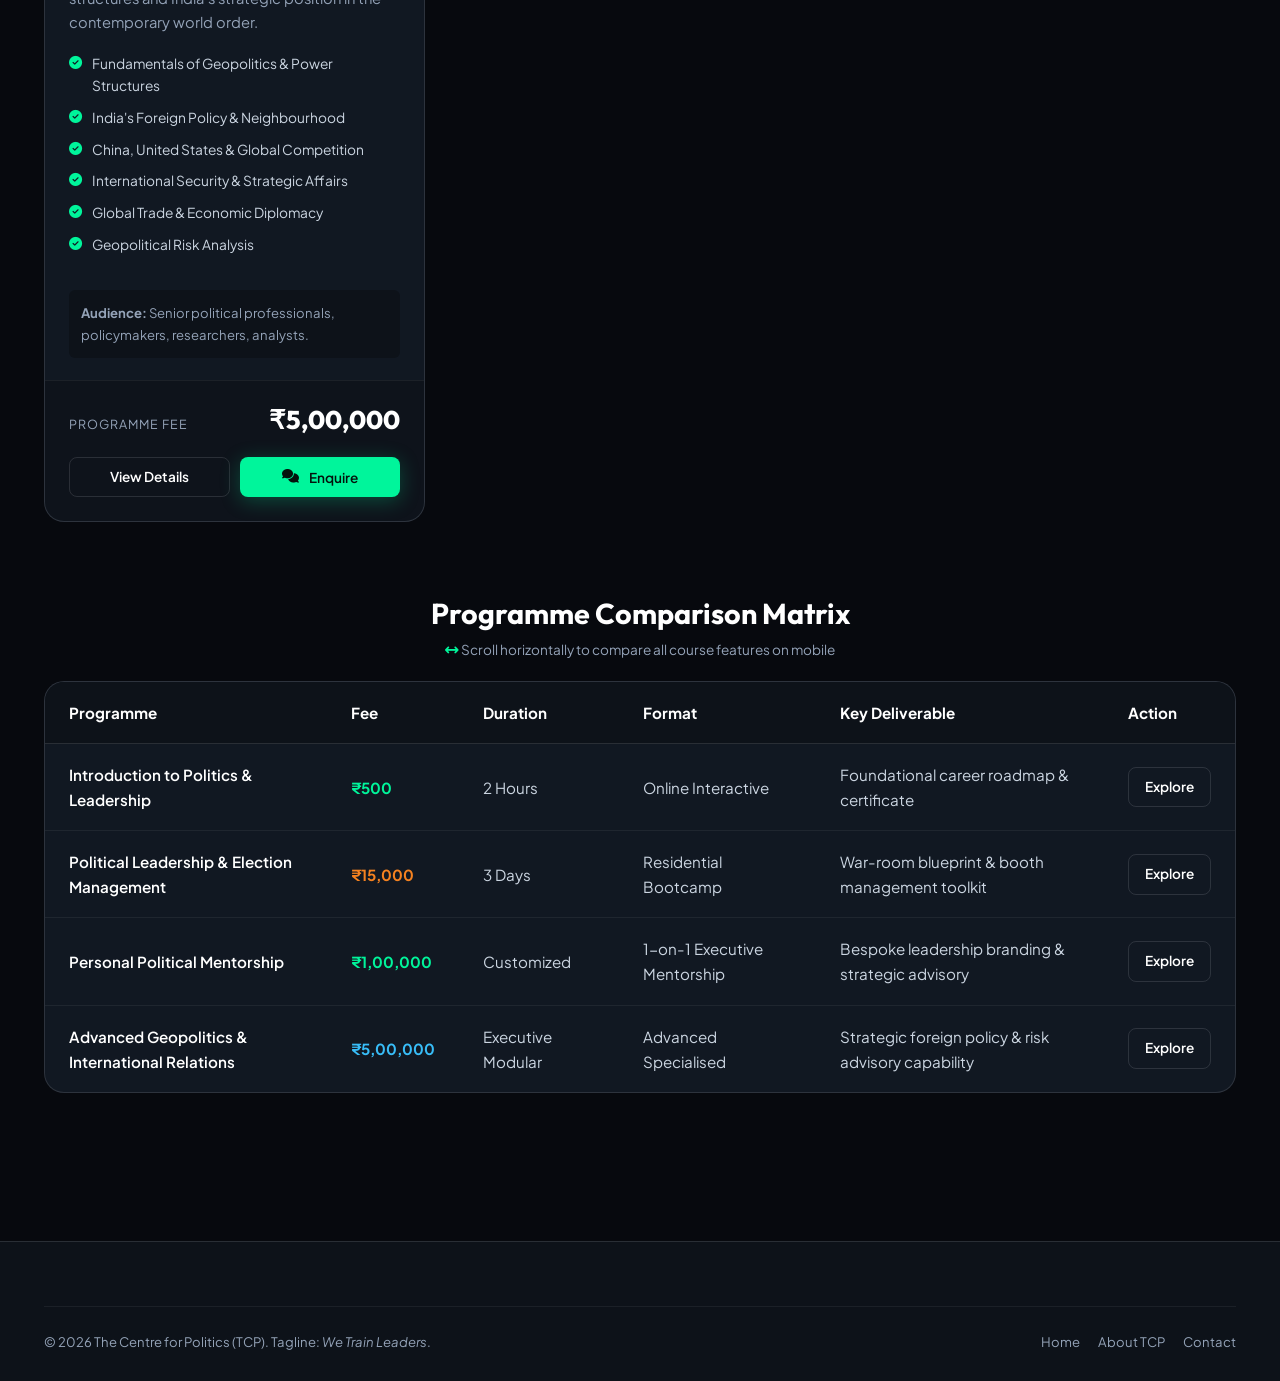
<file: courses.html>
<!DOCTYPE html>
<html lang="en">
<head>
  <meta charset="UTF-8">
  <meta name="viewport" content="width=device-width, initial-scale=1.0">
  <title>Our Courses | The Centre for Politics (TCP) | We Train Leaders</title>
  <meta name="description" content="Explore our four flagship courses at The Centre for Politics: Introduction to Politics, Political Leadership & Election Management, Personal Political Mentorship, and Advanced Geopolitics.">
  <link rel="icon" type="image/jpeg" href="assets/images/tcp-logo.jpg">
  <link rel="preconnect" href="https://fonts.googleapis.com">
  <link rel="preconnect" href="https://fonts.gstatic.com" crossorigin>
  <link href="https://fonts.googleapis.com/css2?family=Outfit:wght@400;500;600;700;800;900&family=Plus+Jakarta+Sans:wght@400;500;600;700&display=swap" rel="stylesheet">
  <link rel="stylesheet" href="https://cdnjs.cloudflare.com/ajax/libs/font-awesome/6.5.1/css/all.min.css">
  <link rel="stylesheet" href="assets/css/style.css">
</head>
<body>

  <!-- Top Announcement Bar -->
  <aside class="top-bar" aria-label="Announcement & Contact Bar">
    <div class="container top-bar-content">
      <div class="top-bar-left">
        <span class="top-badge"><i class="fas fa-graduation-cap"></i> Flagship Academic Directory</span>
        <span class="top-bar-item"><i class="fas fa-location-dot aurora-text"></i> DLF Phase 5, Sector 54, Gurugram</span>
      </div>
      <div class="top-bar-right">
        <a href="tel:+919810543092" class="top-bar-item"><i class="fas fa-phone aurora-text"></i> +91 9810543092</a>
        <a href="https://wa.me/919810543092" target="_blank" class="top-bar-item" style="color:#25d366;"><i class="fab fa-whatsapp"></i> WhatsApp Enquiry</a>
      </div>
    </div>
  </aside>

  <!-- Main Navigation -->
  <header class="site-header">
    <div class="container navbar">
      <a href="index.html" class="brand-logo" aria-label="TCP Home">
        <img src="assets/images/tcp-logo.jpg" alt="TCP Logo" width="54" height="54">
        <div class="brand-text">
          <span class="brand-name">THE CENTRE FOR POLITICS</span>
          <span class="brand-tagline">We Train Leaders</span>
        </div>
      </a>

      <nav class="nav-menu">
        <a href="index.html" class="nav-link">Home</a>
        <a href="about.html" class="nav-link">About Us</a>
        <a href="courses.html" class="nav-link active">Our Courses</a>
        <a href="careers.html" class="nav-link">Political Careers</a>
        <a href="vision.html" class="nav-link">Our Vision</a>
        <a href="founder.html" class="nav-link">Founder</a>
        <a href="contact.html" class="nav-link">Contact Us</a>
      </nav>

      <div class="nav-cta-group">
        <a href="apply.html" class="btn btn-primary btn-sm">
          <span>Apply Now</span>
          <i class="fas fa-arrow-right"></i>
        </a>
        <button class="mobile-toggle" aria-label="Open Navigation Menu"><i class="fas fa-bars"></i></button>
      </div>
    </div>
  </header>

  <!-- Mobile Drawer -->
  <div class="menu-overlay"></div>
  <aside class="mobile-menu-drawer" aria-label="Mobile Navigation">
    <div class="mobile-drawer-header">
      <div class="brand-logo">
        <img src="assets/images/tcp-logo.jpg" alt="TCP Logo" width="44" height="44">
        <div class="brand-text">
          <span class="brand-name" style="font-size: 1rem;">THE CENTRE FOR POLITICS</span>
          <span class="brand-tagline" style="font-size: 0.65rem;">We Train Leaders</span>
        </div>
      </div>
      <button class="mobile-drawer-close" aria-label="Close Navigation Menu"><i class="fas fa-times"></i></button>
    </div>
    <nav class="mobile-nav-links">
      <a href="index.html" class="mobile-nav-link">Home</a>
      <a href="about.html" class="mobile-nav-link">About Us</a>
      <a href="courses.html" class="mobile-nav-link active">Our Courses</a>
      <a href="careers.html" class="mobile-nav-link">Political Careers</a>
      <a href="vision.html" class="mobile-nav-link">Our Vision</a>
      <a href="founder.html" class="mobile-nav-link">Founder</a>
      <a href="contact.html" class="mobile-nav-link">Contact Us</a>
    </nav>
  </aside>

  <!-- Page Header -->
  <header class="section-py-sm bg-dark-1" style="border-bottom: 1px solid var(--ice-border);">
    <div class="container">
      <span class="section-tag"><i class="fas fa-book"></i> Comprehensive Course Directory</span>
      <h1 style="font-size: clamp(2.4rem, 4vw, 3.4rem); margin-bottom: 14px;">Our Four <span class="gradient-text">Flagship Programmes</span></h1>
      <p style="color: var(--ice-muted); font-size: 1.15rem; max-width: 800px;">
        Dedicated learning pathways tailored for aspiring leaders, candidates, party professionals, and geopolitical strategists.
      </p>
    </div>
  </header>

  <main>
    <section class="section-py">
      <div class="container">
        <!-- Interactive Filter Controls -->
        <div style="display: flex; justify-content: center; gap: 12px; margin-bottom: 48px; flex-wrap: wrap;">
          <button class="btn btn-outline btn-sm course-filter-btn active" data-filter="all" style="border-radius: 9999px;">All Programmes</button>
          <button class="btn btn-outline btn-sm course-filter-btn" data-filter="online" style="border-radius: 9999px;">Online (₹500)</button>
          <button class="btn btn-outline btn-sm course-filter-btn" data-filter="residential" style="border-radius: 9999px;">Residential Bootcamp (₹15,000)</button>
          <button class="btn btn-outline btn-sm course-filter-btn" data-filter="mentorship" style="border-radius: 9999px;">Personal Mentorship (₹1,00,000)</button>
          <button class="btn btn-outline btn-sm course-filter-btn" data-filter="advanced" style="border-radius: 9999px;">Advanced Geopolitics (₹5,00,000)</button>
        </div>

        <!-- Course Cards List -->
        <div class="courses-grid" style="grid-template-columns: repeat(auto-fit, minmax(300px, 1fr));">
          
          <!-- COURSE 1 -->
          <article class="course-card card-spotlight card-3d-hover reveal course-filterable-item" data-category="online">
            <span class="course-card-badge">Course 01</span>
            <div class="course-card-header">
              <div class="course-number">Online Certification</div>
              <h2 class="course-title" style="font-size: 1.35rem;">Introduction to Politics & Leadership</h2>
              <div class="course-meta">
                <span class="course-meta-item"><i class="fas fa-clock aurora-text"></i> 2 Hours</span>
                <span class="course-meta-item"><i class="fas fa-laptop aurora-text"></i> Online Mode</span>
              </div>
            </div>
            <div class="course-card-body">
              <p class="course-desc">
                An introductory programme designed for students, young professionals, aspiring politicians and individuals interested in understanding politics as a professional field.
              </p>
              <ul class="course-highlights-list">
                <li><i class="fas fa-check-circle"></i> Understanding Indian Politics and Democracy</li>
                <li><i class="fas fa-check-circle"></i> Political Leadership Fundamentals</li>
                <li><i class="fas fa-check-circle"></i> Constitution and Democratic Institutions</li>
                <li><i class="fas fa-check-circle"></i> Political Career Opportunities</li>
                <li><i class="fas fa-check-circle"></i> Public Speaking & Communication</li>
                <li><i class="fas fa-check-circle"></i> Role of Youth in Indian Politics</li>
              </ul>
              <div style="margin-top: 14px; padding: 12px; background: var(--bg-dark-1); border-radius: 6px; font-size: 0.82rem; color: var(--ice-muted);">
                <strong>Target Audience:</strong> Students, young professionals, aspiring political leaders.
              </div>
            </div>
            <div class="course-card-footer">
              <div class="course-fee-row">
                <span class="course-fee-label">Course Fee</span>
                <span class="course-fee-amount">₹500</span>
              </div>
              <div class="course-btn-group">
                <a href="course-intro-politics.html" class="btn btn-outline btn-sm">Read Syllabus</a>
                <a href="apply.html?course=1" class="btn btn-primary btn-sm"><i class="fas fa-bolt"></i> Enroll Now</a>
              </div>
            </div>
          </article>

          <!-- COURSE 2 -->
          <article class="course-card card-spotlight card-3d-hover reveal featured course-filterable-item" data-category="residential">
            <span class="course-card-badge" style="background: var(--brand-saffron); color: #fff;">Course 02</span>
            <div class="course-card-header">
              <div class="course-number" style="color: var(--brand-saffron);">Residential Intensive</div>
              <h2 class="course-title" style="font-size: 1.35rem;">Political Leadership & Election Management</h2>
              <div class="course-meta">
                <span class="course-meta-item"><i class="fas fa-calendar-alt aurora-text"></i> 3 Days</span>
                <span class="course-meta-item"><i class="fas fa-building aurora-text"></i> Residential</span>
              </div>
            </div>
            <div class="course-card-body">
              <p class="course-desc">
                An intensive residential programme combining theoretical knowledge with practical exercises, strategic discussions and war-room campaign simulations.
              </p>
              <ul class="course-highlights-list">
                <li><i class="fas fa-check-circle"></i> Leadership & Organisation Building</li>
                <li><i class="fas fa-check-circle"></i> Election Campaign Planning & Strategy</li>
                <li><i class="fas fa-check-circle"></i> Constituency & Booth-Level Management</li>
                <li><i class="fas fa-check-circle"></i> Voter Behaviour & Sentiment Tracking</li>
                <li><i class="fas fa-check-circle"></i> Social Media & Digital Campaigning</li>
                <li><i class="fas fa-check-circle"></i> Ground-Level Political Mobilisation</li>
              </ul>
              <div style="margin-top: 14px; padding: 12px; background: var(--bg-dark-1); border-radius: 6px; font-size: 0.82rem; color: var(--ice-muted);">
                <strong>Format:</strong> Expert-led sessions, workshops, group discussions, case studies.
              </div>
            </div>
            <div class="course-card-footer">
              <div class="course-fee-row">
                <span class="course-fee-label">Course Fee</span>
                <span class="course-fee-amount">₹15,000</span>
              </div>
              <div class="course-btn-group">
                <a href="course-election-management.html" class="btn btn-outline btn-sm">Read Syllabus</a>
                <a href="apply.html?course=2" class="btn btn-primary btn-sm"><i class="fas fa-bolt"></i> Enroll Now</a>
              </div>
            </div>
          </article>

          <!-- COURSE 3 -->
          <article class="course-card card-spotlight card-3d-hover reveal course-filterable-item" data-category="mentorship">
            <span class="course-card-badge">Course 03</span>
            <div class="course-card-header">
              <div class="course-number">Personalised Guidance</div>
              <h2 class="course-title" style="font-size: 1.35rem;">Personal Political Mentorship</h2>
              <div class="course-meta">
                <span class="course-meta-item"><i class="fas fa-user-tie aurora-text"></i> 1-on-1 Mentorship</span>
                <span class="course-meta-item"><i class="fas fa-compass aurora-text"></i> Bespoke Format</span>
              </div>
            </div>
            <div class="course-card-body">
              <p class="course-desc">
                A specialised mentorship programme for individuals who are serious about building an enduring personal political roadmap and senior leadership positioning.
              </p>
              <ul class="course-highlights-list">
                <li><i class="fas fa-check-circle"></i> Personal Political Career Planning</li>
                <li><i class="fas fa-check-circle"></i> Leadership Development & Presence</li>
                <li><i class="fas fa-check-circle"></i> Political Networking & Relationships</li>
                <li><i class="fas fa-check-circle"></i> Public Image & Personal Branding</li>
                <li><i class="fas fa-check-circle"></i> Constituency & Community Engagement</li>
                <li><i class="fas fa-check-circle"></i> Long-Term Political Roadmap</li>
              </ul>
              <div style="margin-top: 14px; padding: 12px; background: var(--bg-dark-1); border-radius: 6px; font-size: 0.82rem; color: var(--ice-muted);">
                <strong>Audience:</strong> Aspiring candidates, elected reps, entrepreneurs entering politics.
              </div>
            </div>
            <div class="course-card-footer">
              <div class="course-fee-row">
                <span class="course-fee-label">Programme Fee</span>
                <span class="course-fee-amount">₹1,00,000</span>
              </div>
              <div class="course-btn-group">
                <a href="course-political-mentorship.html" class="btn btn-outline btn-sm">View Details</a>
                <button class="btn btn-primary btn-sm" data-enquire-course="Personal Political Mentorship (₹1,00,000)"><i class="fas fa-comments"></i> Enquire</button>
              </div>
            </div>
          </article>

          <!-- COURSE 4 -->
          <article class="course-card card-spotlight card-3d-hover reveal course-filterable-item" data-category="advanced">
            <span class="course-card-badge">Course 04</span>
            <div class="course-card-header">
              <div class="course-number">Advanced Specialised</div>
              <h2 class="course-title" style="font-size: 1.35rem;">Advanced Geopolitics & International Relations</h2>
              <div class="course-meta">
                <span class="course-meta-item"><i class="fas fa-globe aurora-text"></i> Advanced Level</span>
                <span class="course-meta-item"><i class="fas fa-chess aurora-text"></i> Global Strategy</span>
              </div>
            </div>
            <div class="course-card-body">
              <p class="course-desc">
                A deep dive into international politics, geopolitical developments, global power structures and India's strategic position in the contemporary world order.
              </p>
              <ul class="course-highlights-list">
                <li><i class="fas fa-check-circle"></i> Fundamentals of Geopolitics & Power Structures</li>
                <li><i class="fas fa-check-circle"></i> India's Foreign Policy & Neighbourhood</li>
                <li><i class="fas fa-check-circle"></i> China, United States & Global Competition</li>
                <li><i class="fas fa-check-circle"></i> International Security & Strategic Affairs</li>
                <li><i class="fas fa-check-circle"></i> Global Trade & Economic Diplomacy</li>
                <li><i class="fas fa-check-circle"></i> Geopolitical Risk Analysis</li>
              </ul>
              <div style="margin-top: 14px; padding: 12px; background: var(--bg-dark-1); border-radius: 6px; font-size: 0.82rem; color: var(--ice-muted);">
                <strong>Audience:</strong> Senior political professionals, policymakers, researchers, analysts.
              </div>
            </div>
            <div class="course-card-footer">
              <div class="course-fee-row">
                <span class="course-fee-label">Programme Fee</span>
                <span class="course-fee-amount">₹5,00,000</span>
              </div>
              <div class="course-btn-group">
                <a href="course-geopolitics.html" class="btn btn-outline btn-sm">View Details</a>
                <button class="btn btn-primary btn-sm" data-enquire-course="Advanced Geopolitics & International Relations (₹5,00,000)"><i class="fas fa-comments"></i> Enquire</button>
              </div>
            </div>
          </article>
        </div>

        <!-- Comparative Feature Table -->
        <div style="margin-top: 72px;">
          <h2 style="font-size: 1.8rem; margin-bottom: 8px; text-align: center;">Programme Comparison Matrix</h2>
          <p style="text-align: center; font-size: 0.85rem; color: var(--ice-muted); margin-bottom: 20px;">
            <i class="fas fa-arrows-left-right aurora-text"></i> Scroll horizontally to compare all course features on mobile
          </p>
          <div class="table-responsive card-spotlight reveal">
            <table style="width: 100%; border-collapse: collapse; text-align: left; font-size: 0.95rem;">
              <thead>
                <tr style="background: var(--bg-dark-1); border-bottom: 1px solid var(--ice-border); color: #fff;">
                  <th style="padding: 18px 24px;">Programme</th>
                  <th style="padding: 18px 24px;">Fee</th>
                  <th style="padding: 18px 24px;">Duration</th>
                  <th style="padding: 18px 24px;">Format</th>
                  <th style="padding: 18px 24px;">Key Deliverable</th>
                  <th style="padding: 18px 24px;">Action</th>
                </tr>
              </thead>
              <tbody style="color: var(--ice-subtle);">
                <tr style="border-bottom: 1px solid rgba(255,255,255,0.06);">
                  <td style="padding: 18px 24px; font-weight: 600; color: #fff;">Introduction to Politics & Leadership</td>
                  <td style="padding: 18px 24px; color: var(--aurora-green); font-weight: 700;">₹500</td>
                  <td style="padding: 18px 24px;">2 Hours</td>
                  <td style="padding: 18px 24px;">Online Interactive</td>
                  <td style="padding: 18px 24px;">Foundational career roadmap & certificate</td>
                  <td style="padding: 18px 24px;"><a href="course-intro-politics.html" class="btn btn-outline btn-sm">Explore</a></td>
                </tr>
                <tr style="border-bottom: 1px solid rgba(255,255,255,0.06);">
                  <td style="padding: 18px 24px; font-weight: 600; color: #fff;">Political Leadership & Election Management</td>
                  <td style="padding: 18px 24px; color: var(--brand-saffron); font-weight: 700;">₹15,000</td>
                  <td style="padding: 18px 24px;">3 Days</td>
                  <td style="padding: 18px 24px;">Residential Bootcamp</td>
                  <td style="padding: 18px 24px;">War-room blueprint & booth management toolkit</td>
                  <td style="padding: 18px 24px;"><a href="course-election-management.html" class="btn btn-outline btn-sm">Explore</a></td>
                </tr>
                <tr style="border-bottom: 1px solid rgba(255,255,255,0.06);">
                  <td style="padding: 18px 24px; font-weight: 600; color: #fff;">Personal Political Mentorship</td>
                  <td style="padding: 18px 24px; color: var(--aurora-green); font-weight: 700;">₹1,00,000</td>
                  <td style="padding: 18px 24px;">Customized</td>
                  <td style="padding: 18px 24px;">1-on-1 Executive Mentorship</td>
                  <td style="padding: 18px 24px;">Bespoke leadership branding & strategic advisory</td>
                  <td style="padding: 18px 24px;"><a href="course-political-mentorship.html" class="btn btn-outline btn-sm">Explore</a></td>
                </tr>
                <tr>
                  <td style="padding: 18px 24px; font-weight: 600; color: #fff;">Advanced Geopolitics & International Relations</td>
                  <td style="padding: 18px 24px; color: #38bdf8; font-weight: 700;">₹5,00,000</td>
                  <td style="padding: 18px 24px;">Executive Modular</td>
                  <td style="padding: 18px 24px;">Advanced Specialised</td>
                  <td style="padding: 18px 24px;">Strategic foreign policy & risk advisory capability</td>
                  <td style="padding: 18px 24px;"><a href="course-geopolitics.html" class="btn btn-outline btn-sm">Explore</a></td>
                </tr>
              </tbody>
            </table>
          </div>
        </div>
      </div>
    </section>
  </main>

  <!-- Site Footer -->
  <footer class="site-footer">
    <div class="container">
      <div class="footer-bottom">
        <div>&copy; 2026 The Centre for Politics (TCP). Tagline: <em>We Train Leaders</em>.</div>
        <div class="footer-bottom-links">
          <a href="index.html">Home</a>
          <a href="about.html">About TCP</a>
          <a href="contact.html">Contact</a>
        </div>
      </div>
    </div>
  </footer>

  <script src="assets/js/main.js"></script>
</body>
</html>
</file>
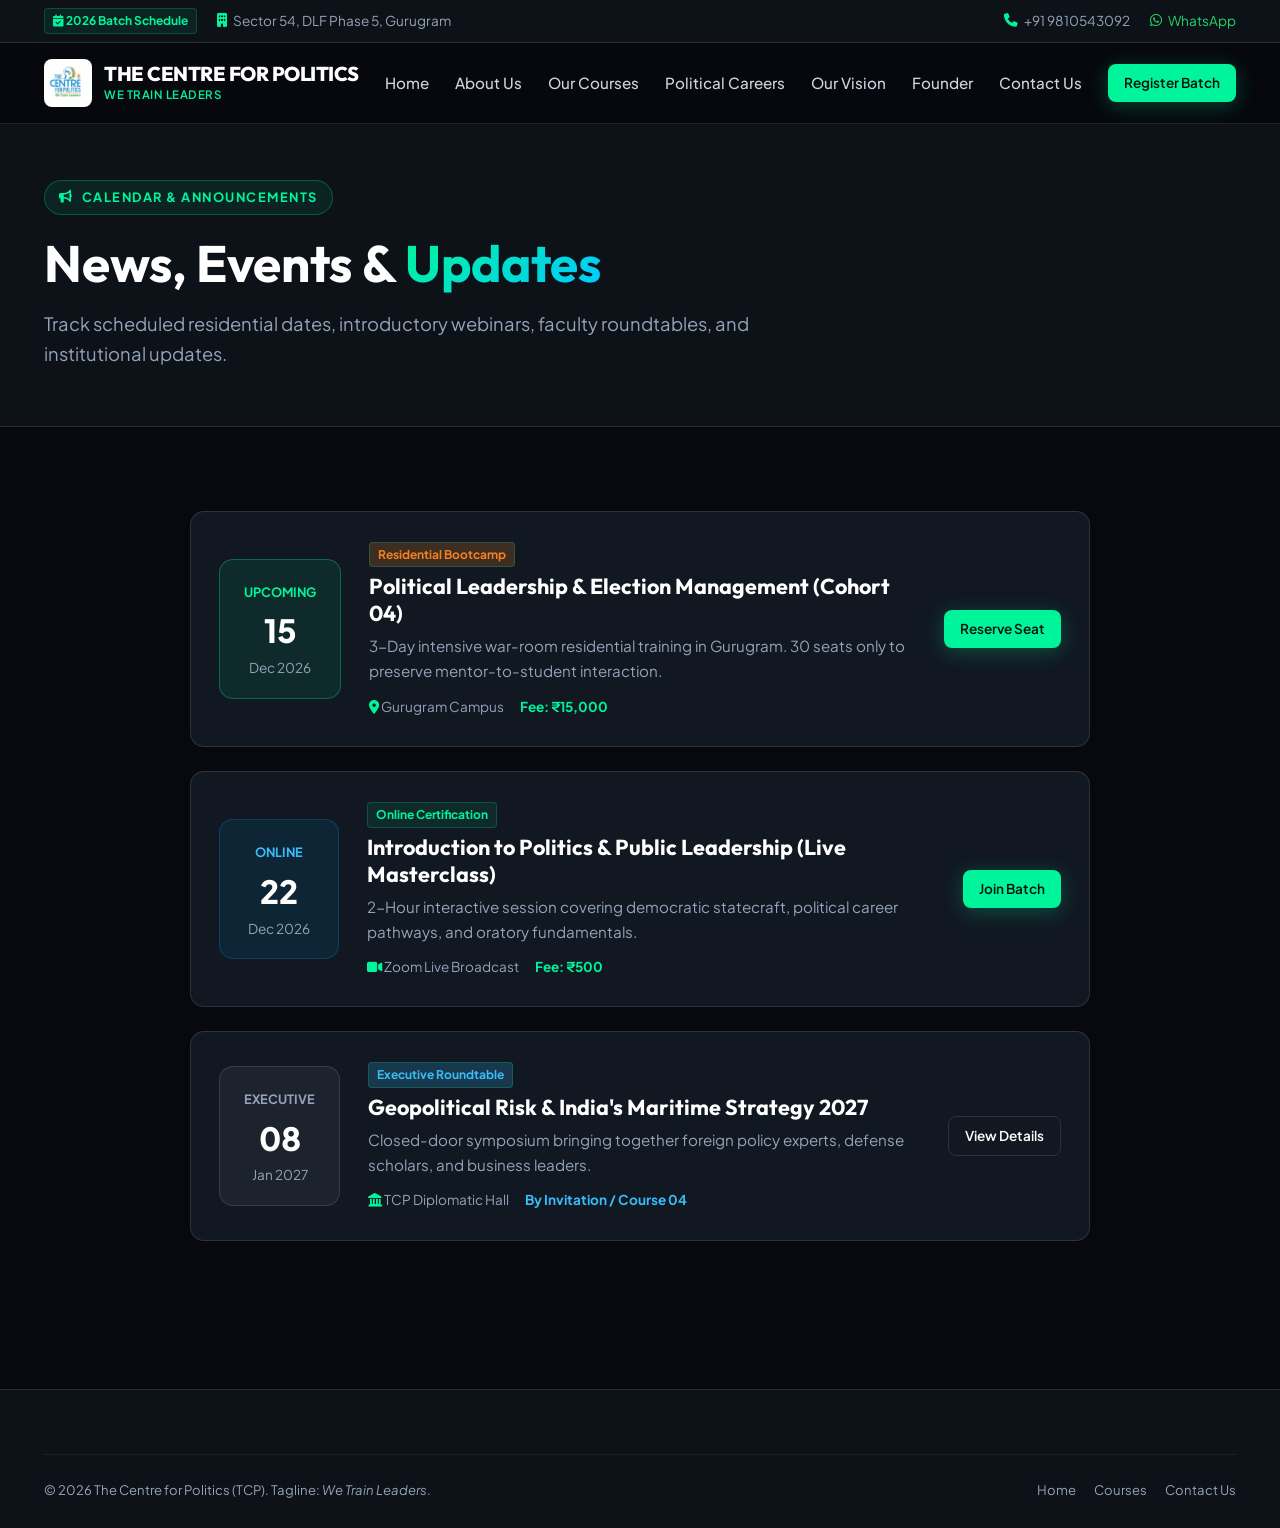
<file: events.html>
<!DOCTYPE html>
<html lang="en">
<head>
  <meta charset="UTF-8">
  <meta name="viewport" content="width=device-width, initial-scale=1.0">
  <title>News & Events | The Centre for Politics (TCP) | We Train Leaders</title>
  <meta name="description" content="Stay updated with upcoming training batches, residential bootcamps, and leadership seminars at The Centre for Politics.">
  <link rel="icon" type="image/jpeg" href="assets/images/tcp-logo.jpg">
  <link rel="preconnect" href="https://fonts.googleapis.com">
  <link rel="preconnect" href="https://fonts.gstatic.com" crossorigin>
  <link href="https://fonts.googleapis.com/css2?family=Outfit:wght@400;500;600;700;800;900&family=Plus+Jakarta+Sans:wght@400;500;600;700&display=swap" rel="stylesheet">
  <link rel="stylesheet" href="https://cdnjs.cloudflare.com/ajax/libs/font-awesome/6.5.1/css/all.min.css">
  <link rel="stylesheet" href="assets/css/style.css">
</head>
<body>

  <!-- Top Bar -->
  <aside class="top-bar" aria-label="Top Bar">
    <div class="container top-bar-content">
      <div class="top-bar-left">
        <span class="top-badge"><i class="fas fa-calendar-check"></i> 2026 Batch Schedule</span>
        <span class="top-bar-item"><i class="fas fa-building aurora-text"></i> Sector 54, DLF Phase 5, Gurugram</span>
      </div>
      <div class="top-bar-right">
        <a href="tel:+919810543092" class="top-bar-item"><i class="fas fa-phone aurora-text"></i> +91 9810543092</a>
        <a href="https://wa.me/919810543092" target="_blank" class="top-bar-item" style="color:#25d366;"><i class="fab fa-whatsapp"></i> WhatsApp</a>
      </div>
    </div>
  </aside>

  <!-- Navigation -->
  <header class="site-header">
    <div class="container navbar">
      <a href="index.html" class="brand-logo" aria-label="TCP Home">
        <img src="assets/images/tcp-logo.jpg" alt="TCP Logo" width="54" height="54">
        <div class="brand-text">
          <span class="brand-name">THE CENTRE FOR POLITICS</span>
          <span class="brand-tagline">We Train Leaders</span>
        </div>
      </a>

      <nav class="nav-menu">
        <a href="index.html" class="nav-link">Home</a>
        <a href="about.html" class="nav-link">About Us</a>
        <a href="courses.html" class="nav-link">Our Courses</a>
        <a href="careers.html" class="nav-link">Political Careers</a>
        <a href="vision.html" class="nav-link">Our Vision</a>
        <a href="founder.html" class="nav-link">Founder</a>
        <a href="contact.html" class="nav-link">Contact Us</a>
      </nav>

      <div class="nav-cta-group">
        <a href="apply.html" class="btn btn-primary btn-sm">Register Batch</a>
        <button class="mobile-toggle" aria-label="Open Navigation Menu"><i class="fas fa-bars"></i></button>
      </div>
    </div>
  </header>

  <!-- Page Header -->
  <header class="section-py-sm bg-dark-1" style="border-bottom: 1px solid var(--ice-border);">
    <div class="container">
      <span class="section-tag"><i class="fas fa-bullhorn"></i> Calendar & Announcements</span>
      <h1 style="font-size: clamp(2.4rem, 4vw, 3.4rem); margin-bottom: 14px;">News, Events & <span class="gradient-text">Updates</span></h1>
      <p style="color: var(--ice-muted); font-size: 1.15rem; max-width: 800px;">
        Track scheduled residential dates, introductory webinars, faculty roundtables, and institutional updates.
      </p>
    </div>
  </header>

  <main>
    <section class="section-py">
      <div class="container">
        <div style="display: flex; flex-direction: column; gap: 24px; max-width: 900px; margin: 0 auto;">
          <!-- Event 1 -->
          <div class="tcp-card" style="display: flex; gap: 28px; align-items: center; flex-wrap: wrap;">
            <div style="background: var(--aurora-subtle-bg); border: 1px solid rgba(0, 245, 155, 0.3); border-radius: var(--radius-md); padding: 18px 24px; text-align: center; min-width: 120px;">
              <span style="font-size: 0.8rem; color: var(--aurora-green); text-transform: uppercase; font-weight: 700;">Upcoming</span>
              <div style="font-size: 2rem; font-weight: 900; color: #fff;">15</div>
              <div style="font-size: 0.85rem; color: var(--ice-muted);">Dec 2026</div>
            </div>
            <div style="flex: 1;">
              <span class="top-badge" style="background: rgba(245, 130, 32, 0.2); color: var(--brand-saffron); margin-bottom: 6px; display: inline-block;">Residential Bootcamp</span>
              <h3 style="font-size: 1.35rem; margin-bottom: 6px;">Political Leadership & Election Management (Cohort 04)</h3>
              <p style="color: var(--ice-muted); font-size: 0.95rem; margin-bottom: 12px;">
                3-Day intensive war-room residential training in Gurugram. 30 seats only to preserve mentor-to-student interaction.
              </p>
              <div style="display: flex; gap: 16px; align-items: center;">
                <span style="font-size: 0.85rem; color: var(--ice-muted);"><i class="fas fa-map-marker-alt aurora-text"></i> Gurugram Campus</span>
                <span style="font-size: 0.85rem; color: var(--aurora-green); font-weight: 700;">Fee: ₹15,000</span>
              </div>
            </div>
            <div>
              <a href="apply.html?course=2" class="btn btn-primary btn-sm">Reserve Seat</a>
            </div>
          </div>

          <!-- Event 2 -->
          <div class="tcp-card" style="display: flex; gap: 28px; align-items: center; flex-wrap: wrap;">
            <div style="background: rgba(2, 132, 199, 0.12); border: 1px solid rgba(2, 132, 199, 0.3); border-radius: var(--radius-md); padding: 18px 24px; text-align: center; min-width: 120px;">
              <span style="font-size: 0.8rem; color: #38bdf8; text-transform: uppercase; font-weight: 700;">Online</span>
              <div style="font-size: 2rem; font-weight: 900; color: #fff;">22</div>
              <div style="font-size: 0.85rem; color: var(--ice-muted);">Dec 2026</div>
            </div>
            <div style="flex: 1;">
              <span class="top-badge" style="margin-bottom: 6px; display: inline-block;">Online Certification</span>
              <h3 style="font-size: 1.35rem; margin-bottom: 6px;">Introduction to Politics & Public Leadership (Live Masterclass)</h3>
              <p style="color: var(--ice-muted); font-size: 0.95rem; margin-bottom: 12px;">
                2-Hour interactive session covering democratic statecraft, political career pathways, and oratory fundamentals.
              </p>
              <div style="display: flex; gap: 16px; align-items: center;">
                <span style="font-size: 0.85rem; color: var(--ice-muted);"><i class="fas fa-video aurora-text"></i> Zoom Live Broadcast</span>
                <span style="font-size: 0.85rem; color: var(--aurora-green); font-weight: 700;">Fee: ₹500</span>
              </div>
            </div>
            <div>
              <a href="apply.html?course=1" class="btn btn-primary btn-sm">Join Batch</a>
            </div>
          </div>

          <!-- Event 3 -->
          <div class="tcp-card" style="display: flex; gap: 28px; align-items: center; flex-wrap: wrap;">
            <div style="background: rgba(255, 255, 255, 0.05); border: 1px solid var(--ice-border); border-radius: var(--radius-md); padding: 18px 24px; text-align: center; min-width: 120px;">
              <span style="font-size: 0.8rem; color: var(--ice-muted); text-transform: uppercase; font-weight: 700;">Executive</span>
              <div style="font-size: 2rem; font-weight: 900; color: #fff;">08</div>
              <div style="font-size: 0.85rem; color: var(--ice-muted);">Jan 2027</div>
            </div>
            <div style="flex: 1;">
              <span class="top-badge" style="background: rgba(56, 189, 248, 0.2); color: #38bdf8; margin-bottom: 6px; display: inline-block;">Executive Roundtable</span>
              <h3 style="font-size: 1.35rem; margin-bottom: 6px;">Geopolitical Risk & India's Maritime Strategy 2027</h3>
              <p style="color: var(--ice-muted); font-size: 0.95rem; margin-bottom: 12px;">
                Closed-door symposium bringing together foreign policy experts, defense scholars, and business leaders.
              </p>
              <div style="display: flex; gap: 16px; align-items: center;">
                <span style="font-size: 0.85rem; color: var(--ice-muted);"><i class="fas fa-landmark aurora-text"></i> TCP Diplomatic Hall</span>
                <span style="font-size: 0.85rem; color: #38bdf8; font-weight: 700;">By Invitation / Course 04</span>
              </div>
            </div>
            <div>
              <a href="course-geopolitics.html" class="btn btn-outline btn-sm">View Details</a>
            </div>
          </div>
        </div>
      </div>
    </section>
  </main>

  <!-- Site Footer -->
  <footer class="site-footer">
    <div class="container">
      <div class="footer-bottom">
        <div>&copy; 2026 The Centre for Politics (TCP). Tagline: <em>We Train Leaders</em>.</div>
        <div class="footer-bottom-links">
          <a href="index.html">Home</a>
          <a href="courses.html">Courses</a>
          <a href="contact.html">Contact Us</a>
        </div>
      </div>
    </div>
  </footer>

  <script src="assets/js/main.js"></script>
</body>
</html>
</file>
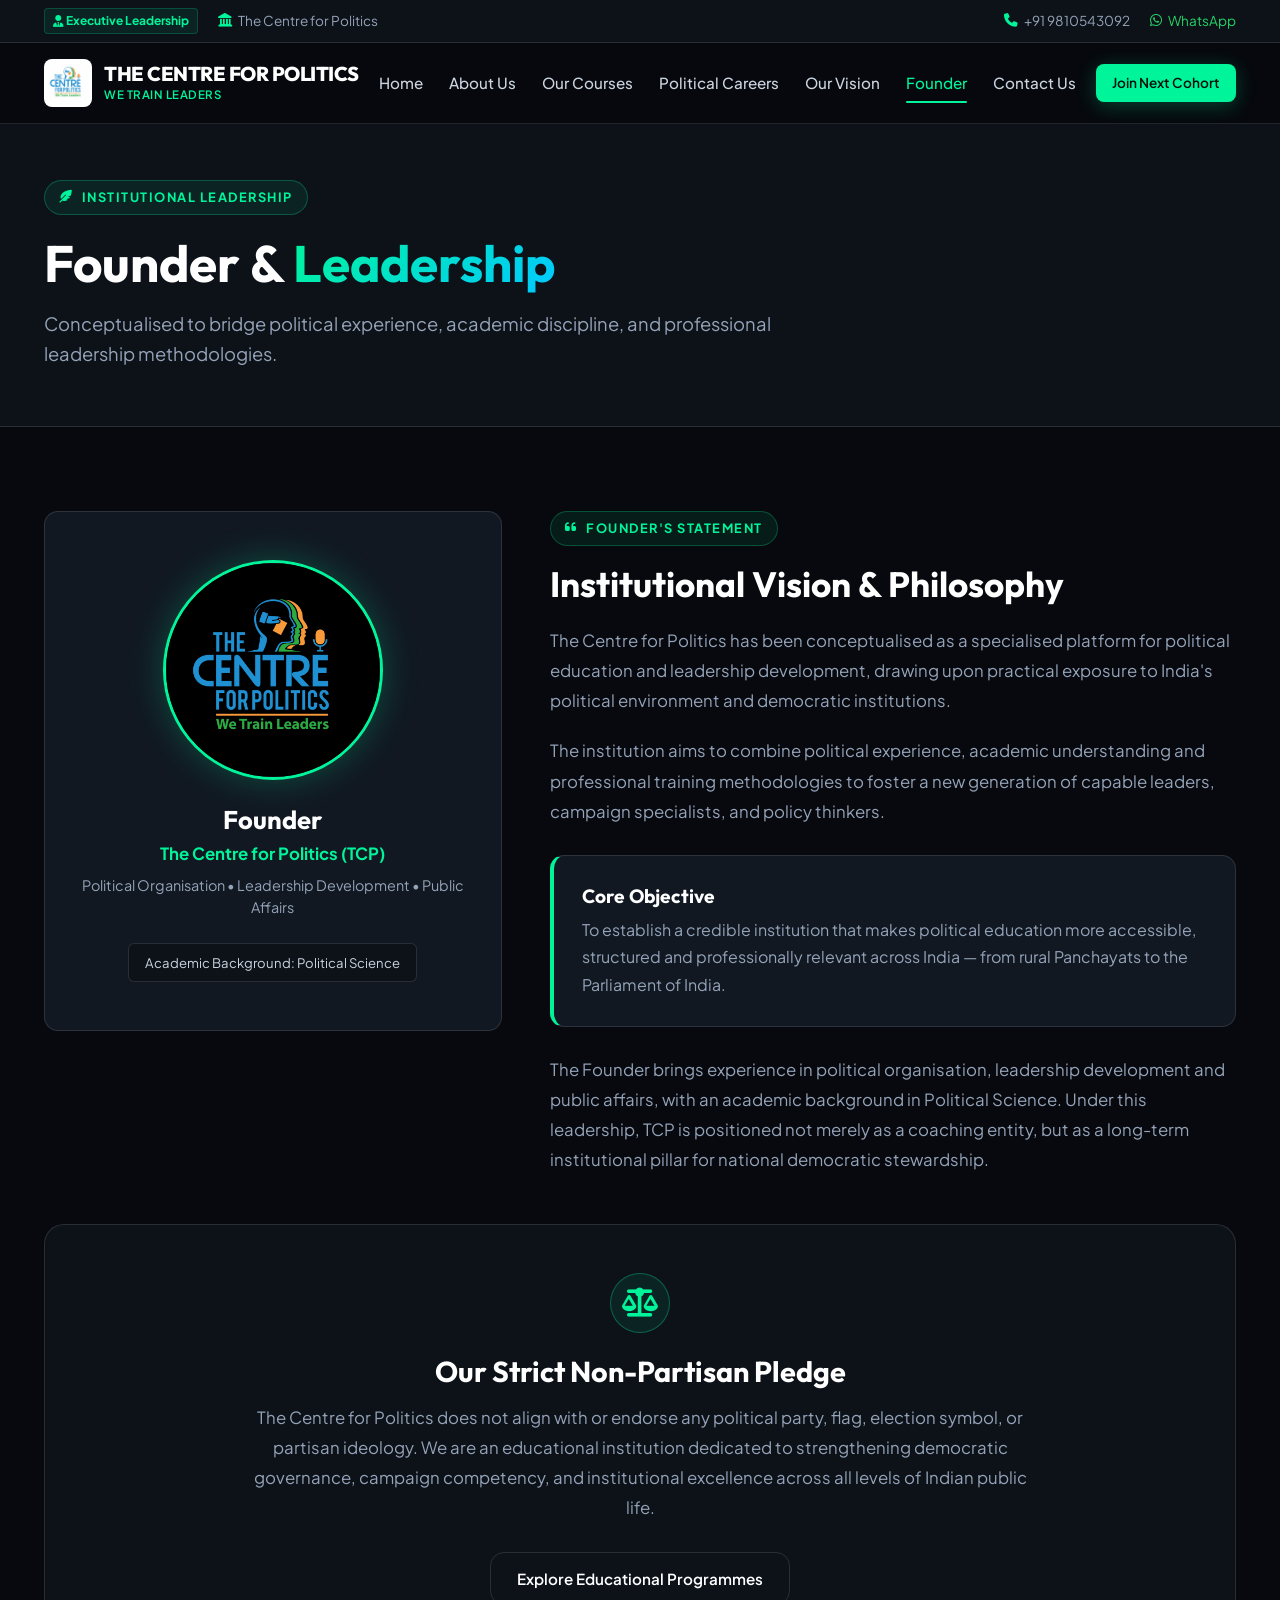
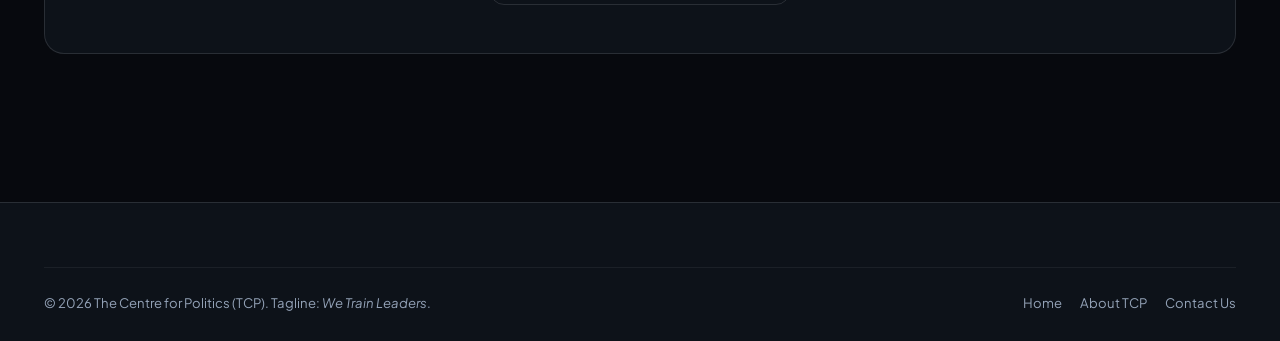
<file: founder.html>
<!DOCTYPE html>
<html lang="en">
<head>
  <meta charset="UTF-8">
  <meta name="viewport" content="width=device-width, initial-scale=1.0">
  <title>Founder & Leadership | The Centre for Politics (TCP) | We Train Leaders</title>
  <meta name="description" content="Founder & Leadership at The Centre for Politics. Combining academic understanding in Political Science with practical exposure to India's democratic environment.">
  <link rel="icon" type="image/jpeg" href="assets/images/tcp-logo.jpg">
  <link rel="preconnect" href="https://fonts.googleapis.com">
  <link rel="preconnect" href="https://fonts.gstatic.com" crossorigin>
  <link href="https://fonts.googleapis.com/css2?family=Outfit:wght@400;500;600;700;800;900&family=Plus+Jakarta+Sans:wght@400;500;600;700&display=swap" rel="stylesheet">
  <link rel="stylesheet" href="https://cdnjs.cloudflare.com/ajax/libs/font-awesome/6.5.1/css/all.min.css">
  <link rel="stylesheet" href="assets/css/style.css">
</head>
<body>

  <!-- Top Bar -->
  <aside class="top-bar" aria-label="Top Bar">
    <div class="container top-bar-content">
      <div class="top-bar-left">
        <span class="top-badge"><i class="fas fa-user-tie"></i> Executive Leadership</span>
        <span class="top-bar-item"><i class="fas fa-landmark aurora-text"></i> The Centre for Politics</span>
      </div>
      <div class="top-bar-right">
        <a href="tel:+919810543092" class="top-bar-item"><i class="fas fa-phone aurora-text"></i> +91 9810543092</a>
        <a href="https://wa.me/919810543092" target="_blank" class="top-bar-item" style="color:#25d366;"><i class="fab fa-whatsapp"></i> WhatsApp</a>
      </div>
    </div>
  </aside>

  <!-- Navigation -->
  <header class="site-header">
    <div class="container navbar">
      <a href="index.html" class="brand-logo" aria-label="TCP Home">
        <img src="assets/images/tcp-logo.jpg" alt="TCP Logo" width="54" height="54">
        <div class="brand-text">
          <span class="brand-name">THE CENTRE FOR POLITICS</span>
          <span class="brand-tagline">We Train Leaders</span>
        </div>
      </a>

      <nav class="nav-menu">
        <a href="index.html" class="nav-link">Home</a>
        <a href="about.html" class="nav-link">About Us</a>
        <a href="courses.html" class="nav-link">Our Courses</a>
        <a href="careers.html" class="nav-link">Political Careers</a>
        <a href="vision.html" class="nav-link">Our Vision</a>
        <a href="founder.html" class="nav-link active">Founder</a>
        <a href="contact.html" class="nav-link">Contact Us</a>
      </nav>

      <div class="nav-cta-group">
        <a href="apply.html" class="btn btn-primary btn-sm">Join Next Cohort</a>
        <button class="mobile-toggle" aria-label="Open Navigation Menu"><i class="fas fa-bars"></i></button>
      </div>
    </div>
  </header>

  <!-- Mobile Drawer -->
  <div class="menu-overlay"></div>
  <aside class="mobile-menu-drawer" aria-label="Mobile Navigation">
    <div class="mobile-drawer-header">
      <div class="brand-logo">
        <img src="assets/images/tcp-logo.jpg" alt="TCP Logo" width="44" height="44">
        <div class="brand-text">
          <span class="brand-name" style="font-size: 1rem;">THE CENTRE FOR POLITICS</span>
          <span class="brand-tagline" style="font-size: 0.65rem;">We Train Leaders</span>
        </div>
      </div>
      <button class="mobile-drawer-close" aria-label="Close Navigation Menu"><i class="fas fa-times"></i></button>
    </div>
    <nav class="mobile-nav-links">
      <a href="index.html" class="mobile-nav-link">Home</a>
      <a href="about.html" class="mobile-nav-link">About Us</a>
      <a href="courses.html" class="mobile-nav-link">Our Courses</a>
      <a href="careers.html" class="mobile-nav-link">Political Careers</a>
      <a href="vision.html" class="mobile-nav-link">Our Vision</a>
      <a href="founder.html" class="mobile-nav-link active">Founder</a>
      <a href="contact.html" class="mobile-nav-link">Contact Us</a>
    </nav>
  </aside>

  <!-- Page Header -->
  <header class="section-py-sm bg-dark-1" style="border-bottom: 1px solid var(--ice-border);">
    <div class="container">
      <span class="section-tag"><i class="fas fa-feather-alt"></i> Institutional Leadership</span>
      <h1 style="font-size: clamp(2.4rem, 4vw, 3.4rem); margin-bottom: 14px;">Founder & <span class="gradient-text">Leadership</span></h1>
      <p style="color: var(--ice-muted); font-size: 1.15rem; max-width: 800px;">
        Conceptualised to bridge political experience, academic discipline, and professional leadership methodologies.
      </p>
    </div>
  </header>

  <main>
    <section class="section-py">
      <div class="container">
        <div class="profile-grid" style="align-items: flex-start; margin-bottom: 48px;">
          <!-- Left Column Profile Card -->
          <div class="tcp-card" style="text-align: center; padding: 48px 32px;">
            <div style="width: 220px; height: 220px; margin: 0 auto 24px auto; border-radius: 50%; overflow: hidden; border: 3px solid var(--aurora-green); box-shadow: 0 0 35px var(--aurora-glow);">
              <img src="assets/images/tcp-logo-dark.jpg" alt="Founder - The Centre for Politics" style="width: 100%; height: 100%; object-fit: cover;">
            </div>
            <h2 style="font-size: 1.6rem; margin-bottom: 4px;">Founder</h2>
            <div style="color: var(--aurora-green); font-weight: 700; font-size: 1.05rem; margin-bottom: 8px;">The Centre for Politics (TCP)</div>
            <p style="color: var(--ice-muted); font-size: 0.9rem; line-height: 1.5; margin-bottom: 24px;">
              Political Organisation &bull; Leadership Development &bull; Public Affairs
            </p>
            <div style="display: inline-block; padding: 8px 16px; background: var(--bg-dark-1); border-radius: 6px; font-size: 0.82rem; color: var(--ice-subtle); border: 1px solid var(--ice-border);">
              Academic Background: Political Science
            </div>
          </div>

          <!-- Right Column Content -->
          <div>
            <span class="section-tag"><i class="fas fa-quote-left"></i> Founder's Statement</span>
            <h2 style="font-size: 2.2rem; margin-bottom: 20px;">Institutional Vision & Philosophy</h2>
            
            <p style="color: var(--ice-muted); font-size: 1.05rem; line-height: 1.8; margin-bottom: 20px;">
              The Centre for Politics has been conceptualised as a specialised platform for political education and leadership development, drawing upon practical exposure to India's political environment and democratic institutions.
            </p>
            
            <p style="color: var(--ice-muted); font-size: 1.05rem; line-height: 1.8; margin-bottom: 20px;">
              The institution aims to combine political experience, academic understanding and professional training methodologies to foster a new generation of capable leaders, campaign specialists, and policy thinkers.
            </p>

            <div class="tcp-card" style="border-left: 4px solid var(--aurora-green); margin: 28px 0;">
              <h4 style="font-size: 1.2rem; margin-bottom: 8px;">Core Objective</h4>
              <p style="color: var(--ice-muted); font-size: 1rem; line-height: 1.7;">
                To establish a credible institution that makes political education more accessible, structured and professionally relevant across India — from rural Panchayats to the Parliament of India.
              </p>
            </div>

            <p style="color: var(--ice-muted); font-size: 1.05rem; line-height: 1.8;">
              The Founder brings experience in political organisation, leadership development and public affairs, with an academic background in Political Science. Under this leadership, TCP is positioned not merely as a coaching entity, but as a long-term institutional pillar for national democratic stewardship.
            </p>
          </div>
        </div>

        <!-- Non-Partisan Pledge -->
        <div style="background: var(--bg-dark-1); border: 1px solid var(--ice-border); border-radius: var(--radius-lg); padding: 48px; text-align: center;">
          <div style="width: 60px; height: 60px; border-radius: 50%; background: var(--aurora-subtle-bg); color: var(--aurora-green); display: flex; align-items: center; justify-content: center; font-size: 1.8rem; margin: 0 auto 20px auto; border: 1px solid rgba(0, 245, 155, 0.3);">
            <i class="fas fa-balance-scale"></i>
          </div>
          <h3 style="font-size: 1.8rem; margin-bottom: 14px;">Our Strict Non-Partisan Pledge</h3>
          <p style="color: var(--ice-muted); font-size: 1.05rem; max-width: 800px; margin: 0 auto 28px auto; line-height: 1.8;">
            The Centre for Politics does not align with or endorse any political party, flag, election symbol, or partisan ideology. We are an educational institution dedicated to strengthening democratic governance, campaign competency, and institutional excellence across all levels of Indian public life.
          </p>
          <a href="courses.html" class="btn btn-outline">Explore Educational Programmes</a>
        </div>
      </div>
    </section>
  </main>

  <!-- Site Footer -->
  <footer class="site-footer">
    <div class="container">
      <div class="footer-bottom">
        <div>&copy; 2026 The Centre for Politics (TCP). Tagline: <em>We Train Leaders</em>.</div>
        <div class="footer-bottom-links">
          <a href="index.html">Home</a>
          <a href="about.html">About TCP</a>
          <a href="contact.html">Contact Us</a>
        </div>
      </div>
    </div>
  </footer>

  <script src="assets/js/main.js"></script>
</body>
</html>
</file>
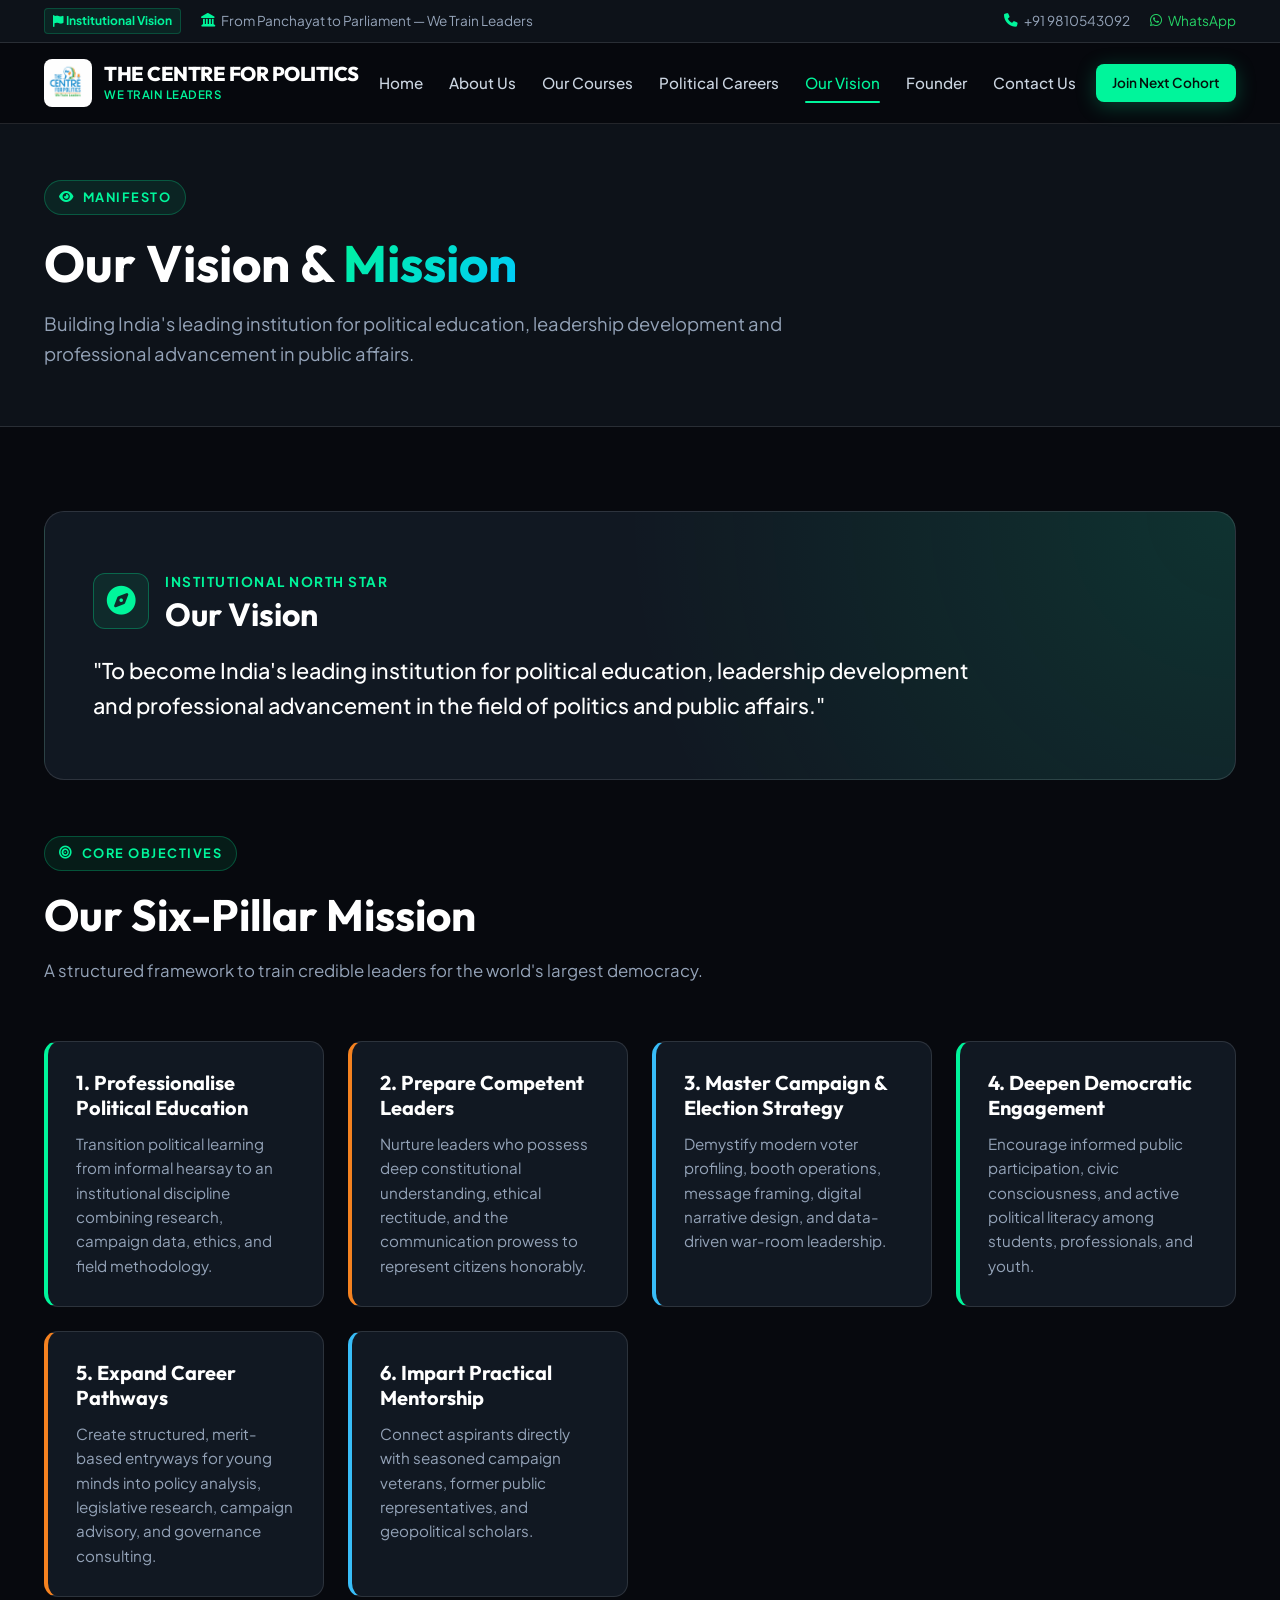
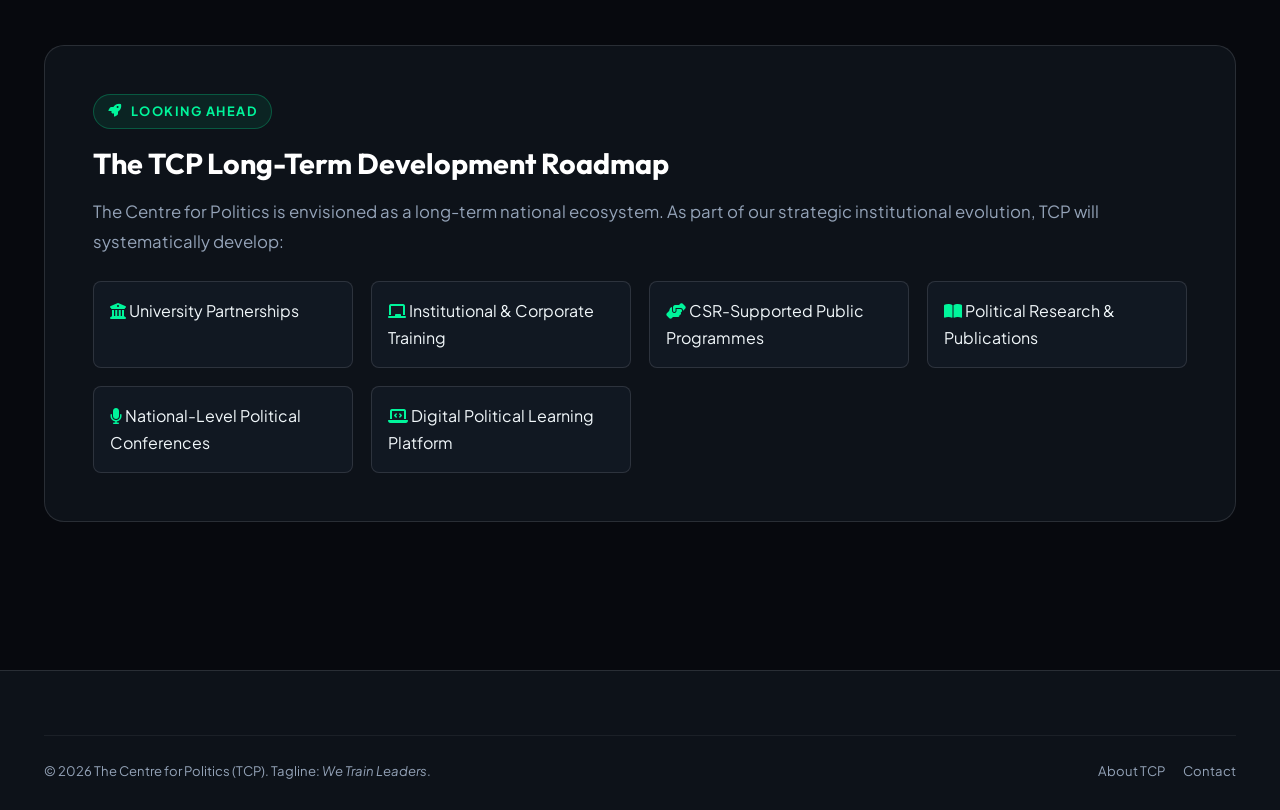
<file: vision.html>
<!DOCTYPE html>
<html lang="en">
<head>
  <meta charset="UTF-8">
  <meta name="viewport" content="width=device-width, initial-scale=1.0">
  <title>Vision & Mission | The Centre for Politics (TCP) | We Train Leaders</title>
  <meta name="description" content="Our Vision and Mission at The Centre for Politics: To become India's leading institution for political education, leadership development, and democratic governance.">
  <link rel="icon" type="image/jpeg" href="assets/images/tcp-logo.jpg">
  <link rel="preconnect" href="https://fonts.googleapis.com">
  <link rel="preconnect" href="https://fonts.gstatic.com" crossorigin>
  <link href="https://fonts.googleapis.com/css2?family=Outfit:wght@400;500;600;700;800;900&family=Plus+Jakarta+Sans:wght@400;500;600;700&display=swap" rel="stylesheet">
  <link rel="stylesheet" href="https://cdnjs.cloudflare.com/ajax/libs/font-awesome/6.5.1/css/all.min.css">
  <link rel="stylesheet" href="assets/css/style.css">
</head>
<body>

  <!-- Top Bar -->
  <aside class="top-bar" aria-label="Top Bar">
    <div class="container top-bar-content">
      <div class="top-bar-left">
        <span class="top-badge"><i class="fas fa-flag"></i> Institutional Vision</span>
        <span class="top-bar-item"><i class="fas fa-landmark aurora-text"></i> From Panchayat to Parliament — We Train Leaders</span>
      </div>
      <div class="top-bar-right">
        <a href="tel:+919810543092" class="top-bar-item"><i class="fas fa-phone aurora-text"></i> +91 9810543092</a>
        <a href="https://wa.me/919810543092" target="_blank" class="top-bar-item" style="color:#25d366;"><i class="fab fa-whatsapp"></i> WhatsApp</a>
      </div>
    </div>
  </aside>

  <!-- Navigation -->
  <header class="site-header">
    <div class="container navbar">
      <a href="index.html" class="brand-logo" aria-label="TCP Home">
        <img src="assets/images/tcp-logo.jpg" alt="TCP Logo" width="54" height="54">
        <div class="brand-text">
          <span class="brand-name">THE CENTRE FOR POLITICS</span>
          <span class="brand-tagline">We Train Leaders</span>
        </div>
      </a>

      <nav class="nav-menu">
        <a href="index.html" class="nav-link">Home</a>
        <a href="about.html" class="nav-link">About Us</a>
        <a href="courses.html" class="nav-link">Our Courses</a>
        <a href="careers.html" class="nav-link">Political Careers</a>
        <a href="vision.html" class="nav-link active">Our Vision</a>
        <a href="founder.html" class="nav-link">Founder</a>
        <a href="contact.html" class="nav-link">Contact Us</a>
      </nav>

      <div class="nav-cta-group">
        <a href="apply.html" class="btn btn-primary btn-sm">Join Next Cohort</a>
        <button class="mobile-toggle" aria-label="Open Navigation Menu"><i class="fas fa-bars"></i></button>
      </div>
    </div>
  </header>

  <!-- Mobile Drawer -->
  <div class="menu-overlay"></div>
  <aside class="mobile-menu-drawer" aria-label="Mobile Navigation">
    <div class="mobile-drawer-header">
      <div class="brand-logo">
        <img src="assets/images/tcp-logo.jpg" alt="TCP Logo" width="44" height="44">
        <div class="brand-text">
          <span class="brand-name" style="font-size: 1rem;">THE CENTRE FOR POLITICS</span>
          <span class="brand-tagline" style="font-size: 0.65rem;">We Train Leaders</span>
        </div>
      </div>
      <button class="mobile-drawer-close" aria-label="Close Navigation Menu"><i class="fas fa-times"></i></button>
    </div>
    <nav class="mobile-nav-links">
      <a href="index.html" class="mobile-nav-link">Home</a>
      <a href="about.html" class="mobile-nav-link">About Us</a>
      <a href="courses.html" class="mobile-nav-link">Our Courses</a>
      <a href="careers.html" class="mobile-nav-link">Political Careers</a>
      <a href="vision.html" class="mobile-nav-link active">Our Vision</a>
      <a href="founder.html" class="mobile-nav-link">Founder</a>
      <a href="contact.html" class="mobile-nav-link">Contact Us</a>
    </nav>
  </aside>

  <!-- Page Header -->
  <header class="section-py-sm bg-dark-1" style="border-bottom: 1px solid var(--ice-border);">
    <div class="container">
      <span class="section-tag"><i class="fas fa-eye"></i> Manifesto</span>
      <h1 style="font-size: clamp(2.4rem, 4vw, 3.4rem); margin-bottom: 14px;">Our Vision & <span class="gradient-text">Mission</span></h1>
      <p style="color: var(--ice-muted); font-size: 1.15rem; max-width: 800px;">
        Building India's leading institution for political education, leadership development and professional advancement in public affairs.
      </p>
    </div>
  </header>

  <main>
    <section class="section-py">
      <div class="container">
        <!-- Vision Block -->
        <div style="background: radial-gradient(circle at 100% 0%, rgba(0, 245, 155, 0.12) 0%, transparent 50%), var(--bg-card); border: 1px solid var(--ice-border); border-radius: var(--radius-lg); padding: 56px 48px; margin-bottom: 56px;">
          <div style="display: flex; align-items: center; gap: 16px; margin-bottom: 20px;">
            <div style="width: 56px; height: 56px; border-radius: 12px; background: var(--aurora-subtle-bg); color: var(--aurora-green); display: flex; align-items: center; justify-content: center; font-size: 1.8rem; border: 1px solid rgba(0, 245, 155, 0.3);">
              <i class="fas fa-compass"></i>
            </div>
            <div>
              <span style="font-size: 0.85rem; color: var(--aurora-green); font-weight: 700; text-transform: uppercase; letter-spacing: 1.5px;">Institutional North Star</span>
              <h2 style="font-size: 2rem;">Our Vision</h2>
            </div>
          </div>
          <p style="font-size: 1.35rem; color: #fff; line-height: 1.6; font-weight: 500; max-width: 900px;">
            "To become India's leading institution for political education, leadership development and professional advancement in the field of politics and public affairs."
          </p>
        </div>

        <!-- Mission Block -->
        <div class="section-header text-left">
          <span class="section-tag"><i class="fas fa-bullseye"></i> Core Objectives</span>
          <h2 class="section-title">Our Six-Pillar Mission</h2>
          <p class="section-subtitle">A structured framework to train credible leaders for the world's largest democracy.</p>
        </div>

        <div class="features-grid" style="margin-bottom: 48px;">
          <div class="tcp-card" style="border-left: 4px solid var(--aurora-green);">
            <h3 style="font-size: 1.25rem; margin-bottom: 12px;">1. Professionalise Political Education</h3>
            <p style="color: var(--ice-muted); font-size: 0.95rem; line-height: 1.6;">
              Transition political learning from informal hearsay to an institutional discipline combining research, campaign data, ethics, and field methodology.
            </p>
          </div>

          <div class="tcp-card" style="border-left: 4px solid var(--brand-saffron);">
            <h3 style="font-size: 1.25rem; margin-bottom: 12px;">2. Prepare Competent Leaders</h3>
            <p style="color: var(--ice-muted); font-size: 0.95rem; line-height: 1.6;">
              Nurture leaders who possess deep constitutional understanding, ethical rectitude, and the communication prowess to represent citizens honorably.
            </p>
          </div>

          <div class="tcp-card" style="border-left: 4px solid #38bdf8;">
            <h3 style="font-size: 1.25rem; margin-bottom: 12px;">3. Master Campaign & Election Strategy</h3>
            <p style="color: var(--ice-muted); font-size: 0.95rem; line-height: 1.6;">
              Demystify modern voter profiling, booth operations, message framing, digital narrative design, and data-driven war-room leadership.
            </p>
          </div>

          <div class="tcp-card" style="border-left: 4px solid var(--aurora-green);">
            <h3 style="font-size: 1.25rem; margin-bottom: 12px;">4. Deepen Democratic Engagement</h3>
            <p style="color: var(--ice-muted); font-size: 0.95rem; line-height: 1.6;">
              Encourage informed public participation, civic consciousness, and active political literacy among students, professionals, and youth.
            </p>
          </div>

          <div class="tcp-card" style="border-left: 4px solid var(--brand-saffron);">
            <h3 style="font-size: 1.25rem; margin-bottom: 12px;">5. Expand Career Pathways</h3>
            <p style="color: var(--ice-muted); font-size: 0.95rem; line-height: 1.6;">
              Create structured, merit-based entryways for young minds into policy analysis, legislative research, campaign advisory, and governance consulting.
            </p>
          </div>

          <div class="tcp-card" style="border-left: 4px solid #38bdf8;">
            <h3 style="font-size: 1.25rem; margin-bottom: 12px;">6. Impart Practical Mentorship</h3>
            <p style="color: var(--ice-muted); font-size: 0.95rem; line-height: 1.6;">
              Connect aspirants directly with seasoned campaign veterans, former public representatives, and geopolitical scholars.
            </p>
          </div>
        </div>

        <!-- Future Scalability & Development Areas -->
        <div style="background: var(--bg-dark-1); border: 1px solid var(--ice-border); border-radius: var(--radius-lg); padding: 48px;">
          <span class="section-tag"><i class="fas fa-rocket"></i> Looking Ahead</span>
          <h2 style="font-size: 1.8rem; margin-bottom: 16px;">The TCP Long-Term Development Roadmap</h2>
          <p style="color: var(--ice-muted); font-size: 1.05rem; line-height: 1.8; margin-bottom: 24px;">
            The Centre for Politics is envisioned as a long-term national ecosystem. As part of our strategic institutional evolution, TCP will systematically develop:
          </p>
          <div style="display: grid; grid-template-columns: repeat(auto-fit, minmax(240px, 1fr)); gap: 18px;">
            <div style="padding: 16px; background: var(--bg-card); border-radius: 8px; border: 1px solid var(--ice-border);"><i class="fas fa-university aurora-text"></i> University Partnerships</div>
            <div style="padding: 16px; background: var(--bg-card); border-radius: 8px; border: 1px solid var(--ice-border);"><i class="fas fa-chalkboard aurora-text"></i> Institutional & Corporate Training</div>
            <div style="padding: 16px; background: var(--bg-card); border-radius: 8px; border: 1px solid var(--ice-border);"><i class="fas fa-hands-helping aurora-text"></i> CSR-Supported Public Programmes</div>
            <div style="padding: 16px; background: var(--bg-card); border-radius: 8px; border: 1px solid var(--ice-border);"><i class="fas fa-book-open aurora-text"></i> Political Research & Publications</div>
            <div style="padding: 16px; background: var(--bg-card); border-radius: 8px; border: 1px solid var(--ice-border);"><i class="fas fa-microphone aurora-text"></i> National-Level Political Conferences</div>
            <div style="padding: 16px; background: var(--bg-card); border-radius: 8px; border: 1px solid var(--ice-border);"><i class="fas fa-laptop-code aurora-text"></i> Digital Political Learning Platform</div>
          </div>
        </div>
      </div>
    </section>
  </main>

  <!-- Site Footer -->
  <footer class="site-footer">
    <div class="container">
      <div class="footer-bottom">
        <div>&copy; 2026 The Centre for Politics (TCP). Tagline: <em>We Train Leaders</em>.</div>
        <div class="footer-bottom-links">
          <a href="about.html">About TCP</a>
          <a href="contact.html">Contact</a>
        </div>
      </div>
    </div>
  </footer>

  <script src="assets/js/main.js"></script>
</body>
</html>
</file>
<file: assets/css/style.css>
/* ==========================================================================
   THE CENTRE FOR POLITICS (TCP) - Official Stylesheet
   Theme: Black, Ice White, Aurora Green
   Tagline: We Train Leaders | From Panchayat to Parliament
   Fully Mobile-First & Ultra-Responsive Edition
   ========================================================================== */

:root {
  /* Color Palette */
  --bg-black: #07090e;
  --bg-dark-1: #0d1219;
  --bg-dark-2: #131b26;
  --bg-card: #111822;
  --bg-card-hover: #162232;
  
  --ice-white: #f1f7fa;
  --ice-white-pure: #ffffff;
  --ice-muted: #94a3b8;
  --ice-subtle: #cbd5e1;
  --ice-border: rgba(241, 247, 250, 0.12);
  --ice-border-hover: rgba(0, 245, 155, 0.4);
  
  --aurora-green: #00f59b;
  --aurora-hover: #00d984;
  --aurora-dark: #059669;
  --aurora-glow: rgba(0, 245, 155, 0.25);
  --aurora-gradient: linear-gradient(135deg, #00f59b 0%, #00c9ff 100%);
  --aurora-subtle-bg: rgba(0, 245, 155, 0.08);

  /* Brand Accents */
  --brand-blue: #0284c7;
  --brand-saffron: #f58220;
  --brand-saffron-glow: rgba(245, 130, 32, 0.25);

  /* Typography */
  --font-heading: 'Outfit', -apple-system, BlinkMacSystemFont, "Segoe UI", Roboto, sans-serif;
  --font-body: 'Plus Jakarta Sans', -apple-system, BlinkMacSystemFont, "Segoe UI", Roboto, sans-serif;

  /* Transitions & Shadows */
  --transition: all 0.25s cubic-bezier(0.16, 1, 0.3, 1);
  --shadow-sm: 0 4px 12px rgba(0, 0, 0, 0.4);
  --shadow-md: 0 10px 30px rgba(0, 0, 0, 0.6);
  --shadow-glow: 0 0 35px var(--aurora-glow);
  --radius-sm: 8px;
  --radius-md: 14px;
  --radius-lg: 20px;
  --radius-full: 9999px;
}

/* Base Reset & Mobile Viewport Protection */
*, *::before, *::after {
  box-sizing: border-box;
  margin: 0;
  padding: 0;
  -webkit-tap-highlight-color: transparent;
}

html {
  scroll-behavior: smooth;
  font-size: 16px;
  background-color: var(--bg-black);
  color: var(--ice-white);
  overflow-x: hidden;
  width: 100%;
}

body {
  font-family: var(--font-body);
  background-color: var(--bg-black);
  color: var(--ice-white);
  line-height: 1.65;
  overflow-x: hidden;
  width: 100%;
  position: relative;
  -webkit-font-smoothing: antialiased;
  padding-bottom: env(safe-area-inset-bottom, 0px);
}

a {
  color: inherit;
  text-decoration: none;
  transition: var(--transition);
  touch-action: manipulation;
}

img {
  max-width: 100%;
  height: auto;
  display: block;
}

ul, ol {
  list-style: none;
}

button, input, select, textarea {
  font-family: inherit;
  font-size: 16px; /* Prevents auto-zoom on iOS Safari */
  outline: none;
  border: none;
}

/* Container with Safe Area Insets */
.container {
  width: 100%;
  max-width: 1240px;
  margin-left: auto;
  margin-right: auto;
  padding-left: 24px;
  padding-right: 24px;
}

.container-narrow {
  max-width: 900px;
}

.container-wide {
  max-width: 1400px;
}

/* Typography Helpers */
h1, h2, h3, h4, h5, h6 {
  font-family: var(--font-heading);
  color: var(--ice-white-pure);
  font-weight: 700;
  line-height: 1.25;
  word-wrap: break-word;
}

.gradient-text {
  background: var(--aurora-gradient);
  -webkit-background-clip: text;
  -webkit-text-fill-color: transparent;
  display: inline-block;
}

.aurora-text {
  color: var(--aurora-green);
}

.section-tag {
  display: inline-flex;
  align-items: center;
  gap: 8px;
  background: var(--aurora-subtle-bg);
  border: 1px solid rgba(0, 245, 155, 0.25);
  color: var(--aurora-green);
  font-size: 0.8rem;
  font-weight: 700;
  text-transform: uppercase;
  letter-spacing: 1.5px;
  padding: 6px 14px;
  border-radius: var(--radius-full);
  margin-bottom: 16px;
  max-width: 100%;
}

.section-header {
  text-align: center;
  max-width: 760px;
  margin: 0 auto 56px auto;
}

.section-header.text-left {
  text-align: left;
  margin-left: 0;
}

.section-title {
  font-size: clamp(1.85rem, 4vw, 2.75rem);
  margin-bottom: 16px;
}

.section-subtitle {
  color: var(--ice-muted);
  font-size: 1.05rem;
  line-height: 1.6;
}

/* Buttons */
.btn {
  display: inline-flex;
  align-items: center;
  justify-content: center;
  gap: 10px;
  font-weight: 600;
  padding: 13px 26px;
  border-radius: var(--radius-md);
  cursor: pointer;
  transition: var(--transition);
  font-size: 0.95rem;
  white-space: nowrap;
  min-height: 46px; /* Accessible touch target */
}

.btn-primary {
  background: var(--aurora-green);
  color: #04120c;
  box-shadow: 0 4px 20px var(--aurora-glow);
}

.btn-primary:hover, .btn-primary:active {
  background: var(--aurora-hover);
  transform: translateY(-2px);
  box-shadow: 0 8px 30px rgba(0, 245, 155, 0.45);
}

.btn-outline {
  background: transparent;
  color: var(--ice-white-pure);
  border: 1px solid var(--ice-border);
}

.btn-outline:hover, .btn-outline:active {
  border-color: var(--aurora-green);
  color: var(--aurora-green);
  background: var(--aurora-subtle-bg);
  transform: translateY(-2px);
}

.btn-saffron {
  background: var(--brand-saffron);
  color: #fff;
  box-shadow: 0 4px 18px var(--brand-saffron-glow);
}

.btn-saffron:hover {
  background: #ea7008;
  transform: translateY(-2px);
}

.btn-sm {
  padding: 8px 16px;
  font-size: 0.85rem;
  border-radius: var(--radius-sm);
  min-height: 38px;
}

.btn-lg {
  padding: 15px 32px;
  font-size: 1.05rem;
  min-height: 52px;
}

/* Top Announcement Bar */
.top-bar {
  background: var(--bg-dark-1);
  border-bottom: 1px solid var(--ice-border);
  font-size: 0.85rem;
  color: var(--ice-muted);
  padding: 8px 0;
}

.top-bar-content {
  display: flex;
  justify-content: space-between;
  align-items: center;
  flex-wrap: wrap;
  gap: 12px;
}

.top-bar-left, .top-bar-right {
  display: flex;
  align-items: center;
  gap: 20px;
}

.top-bar-item {
  display: flex;
  align-items: center;
  gap: 6px;
}

.top-bar-item a:hover {
  color: var(--aurora-green);
}

.top-badge {
  background: var(--aurora-subtle-bg);
  color: var(--aurora-green);
  padding: 2px 8px;
  border-radius: 4px;
  font-weight: 700;
  font-size: 0.75rem;
  border: 1px solid rgba(0, 245, 155, 0.2);
}

/* Header & Navigation */
.site-header {
  position: sticky;
  top: 0;
  z-index: 1000;
  background: rgba(7, 9, 14, 0.92);
  backdrop-filter: blur(16px);
  -webkit-backdrop-filter: blur(16px);
  border-bottom: 1px solid var(--ice-border);
  transition: var(--transition);
}

.navbar {
  display: flex;
  align-items: center;
  justify-content: space-between;
  height: 80px;
  gap: 12px;
}

.brand-logo {
  display: flex;
  align-items: center;
  gap: 12px;
  flex-shrink: 1;
  min-width: 0;
}

.brand-logo img {
  height: 48px;
  width: auto;
  border-radius: 8px;
  object-fit: contain;
  flex-shrink: 0;
}

.brand-text {
  display: flex;
  flex-direction: column;
  min-width: 0;
}

.brand-name {
  font-family: var(--font-heading);
  font-size: clamp(0.95rem, 3.5vw, 1.25rem);
  font-weight: 800;
  letter-spacing: -0.5px;
  color: var(--ice-white-pure);
  line-height: 1.15;
  white-space: nowrap;
  overflow: hidden;
  text-overflow: ellipsis;
}

.brand-tagline {
  font-size: 0.72rem;
  color: var(--aurora-green);
  font-weight: 600;
  letter-spacing: 0.5px;
  text-transform: uppercase;
}

.nav-menu {
  display: flex;
  align-items: center;
  gap: 26px;
}

.nav-link {
  color: var(--ice-subtle);
  font-weight: 500;
  font-size: 0.95rem;
  padding: 8px 0;
  position: relative;
}

.nav-link:hover, .nav-link.active {
  color: var(--aurora-green);
}

.nav-link.active::after, .nav-link:hover::after {
  content: '';
  position: absolute;
  bottom: 0;
  left: 0;
  width: 100%;
  height: 2px;
  background: var(--aurora-green);
  border-radius: 2px;
}

.nav-cta-group {
  display: flex;
  align-items: center;
  gap: 12px;
  flex-shrink: 0;
}

.mobile-toggle {
  display: none;
  background: rgba(255, 255, 255, 0.05);
  border: 1px solid var(--ice-border);
  color: var(--ice-white);
  font-size: 1.3rem;
  cursor: pointer;
  width: 44px;
  height: 44px;
  border-radius: var(--radius-sm);
  align-items: center;
  justify-content: center;
  transition: var(--transition);
}

.mobile-toggle:active {
  background: var(--aurora-subtle-bg);
  color: var(--aurora-green);
  border-color: var(--aurora-green);
}

/* Mobile Menu Drawer */
.mobile-menu-drawer {
  position: fixed;
  top: 0;
  right: -100%;
  width: 85%;
  max-width: 360px;
  height: 100vh;
  height: 100dvh;
  background: #0b0f16;
  border-left: 1px solid rgba(0, 245, 155, 0.25);
  z-index: 2000;
  padding: 24px 20px;
  padding-bottom: max(24px, env(safe-area-inset-bottom));
  display: flex;
  flex-direction: column;
  transition: right 0.35s cubic-bezier(0.16, 1, 0.3, 1);
  overflow-y: auto;
  box-shadow: -10px 0 40px rgba(0, 0, 0, 0.85);
}

.mobile-menu-drawer.open {
  right: 0;
}

.mobile-drawer-header {
  display: flex;
  justify-content: space-between;
  align-items: center;
  margin-bottom: 24px;
  padding-bottom: 16px;
  border-bottom: 1px solid var(--ice-border);
}

.mobile-drawer-close {
  background: rgba(255, 255, 255, 0.08);
  border: 1px solid var(--ice-border);
  color: var(--ice-white);
  font-size: 1.2rem;
  cursor: pointer;
  width: 40px;
  height: 40px;
  border-radius: 50%;
  display: flex;
  align-items: center;
  justify-content: center;
}

.mobile-nav-links {
  display: flex;
  flex-direction: column;
  gap: 12px;
  margin-bottom: 24px;
}

.mobile-nav-link {
  font-size: 1.05rem;
  font-weight: 600;
  color: var(--ice-white);
  padding: 12px 14px;
  border-radius: var(--radius-sm);
  background: rgba(255, 255, 255, 0.02);
  border: 1px solid rgba(255, 255, 255, 0.04);
  display: flex;
  align-items: center;
  justify-content: space-between;
  transition: var(--transition);
}

.mobile-nav-link::after {
  content: '›';
  font-size: 1.2rem;
  color: var(--ice-muted);
}

.mobile-nav-link.active, .mobile-nav-link:hover, .mobile-nav-link:active {
  color: var(--aurora-green);
  background: var(--aurora-subtle-bg);
  border-color: rgba(0, 245, 155, 0.3);
}

.mobile-nav-link.active::after {
  color: var(--aurora-green);
}

.menu-overlay {
  position: fixed;
  top: 0;
  left: 0;
  width: 100vw;
  height: 100vh;
  height: 100dvh;
  background: rgba(0, 0, 0, 0.75);
  backdrop-filter: blur(4px);
  -webkit-backdrop-filter: blur(4px);
  z-index: 1999;
  opacity: 0;
  visibility: hidden;
  transition: var(--transition);
}

.menu-overlay.active {
  opacity: 1;
  visibility: visible;
}

/* Hero Section */
.hero-section {
  position: relative;
  min-height: 80vh;
  display: flex;
  align-items: center;
  padding: 72px 0 64px 0;
  overflow: hidden;
  background: radial-gradient(circle at 80% 20%, rgba(0, 245, 155, 0.08) 0%, transparent 50%),
              radial-gradient(circle at 20% 80%, rgba(2, 132, 199, 0.08) 0%, transparent 40%),
              var(--bg-black);
}

.hero-grid {
  display: grid;
  grid-template-columns: 1.15fr 0.85fr;
  align-items: center;
  gap: 50px;
  position: relative;
  z-index: 2;
}

.hero-content {
  max-width: 650px;
}

.hero-tag {
  display: inline-flex;
  align-items: center;
  gap: 8px;
  background: rgba(0, 245, 155, 0.1);
  border: 1px solid rgba(0, 245, 155, 0.3);
  color: var(--aurora-green);
  padding: 8px 16px;
  border-radius: var(--radius-full);
  font-size: 0.85rem;
  font-weight: 700;
  margin-bottom: 20px;
}

.hero-title {
  font-size: clamp(2.1rem, 4.5vw, 3.8rem);
  font-weight: 900;
  letter-spacing: -1px;
  line-height: 1.12;
  margin-bottom: 18px;
}

.hero-subtitle {
  font-size: clamp(1.05rem, 2vw, 1.25rem);
  color: var(--aurora-green);
  font-weight: 600;
  margin-bottom: 14px;
}

.hero-desc {
  font-size: 1.05rem;
  color: var(--ice-muted);
  line-height: 1.65;
  margin-bottom: 32px;
}

.hero-actions {
  display: flex;
  align-items: center;
  gap: 16px;
  flex-wrap: wrap;
  margin-bottom: 36px;
}

.hero-stats {
  display: grid;
  grid-template-columns: repeat(3, 1fr);
  gap: 20px;
  padding-top: 28px;
  border-top: 1px solid var(--ice-border);
}

.hero-stat-number {
  font-family: var(--font-heading);
  font-size: 1.8rem;
  font-weight: 800;
  color: var(--ice-white-pure);
}

.hero-stat-number span {
  color: var(--aurora-green);
}

.hero-stat-label {
  font-size: 0.85rem;
  color: var(--ice-muted);
}

.hero-media-wrapper {
  position: relative;
  width: 100%;
}

.hero-image-card {
  position: relative;
  border-radius: var(--radius-lg);
  overflow: hidden;
  box-shadow: var(--shadow-md), 0 0 35px rgba(0, 245, 155, 0.15);
  border: 1px solid var(--ice-border);
}

.hero-image-card img {
  width: 100%;
  height: 440px;
  object-fit: cover;
  transition: transform 0.5s ease;
}

.hero-floating-badge {
  position: absolute;
  bottom: -16px;
  left: -16px;
  background: #0f1621;
  border: 1px solid rgba(0, 245, 155, 0.35);
  padding: 14px 20px;
  border-radius: var(--radius-md);
  box-shadow: var(--shadow-md);
  display: flex;
  align-items: center;
  gap: 14px;
  z-index: 3;
}

.hero-floating-badge .icon-box {
  width: 42px;
  height: 42px;
  border-radius: var(--radius-sm);
  background: var(--aurora-subtle-bg);
  color: var(--aurora-green);
  display: flex;
  align-items: center;
  justify-content: center;
  font-size: 1.25rem;
  border: 1px solid rgba(0, 245, 155, 0.3);
  flex-shrink: 0;
}

.hero-floating-badge .text-box h5 {
  font-size: 0.95rem;
  margin-bottom: 2px;
}

.hero-floating-badge .text-box p {
  font-size: 0.78rem;
  color: var(--ice-muted);
}

/* Common Section Spacers */
.section-py {
  padding: 84px 0;
}

.section-py-sm {
  padding: 56px 0;
}

.bg-dark-1 {
  background-color: var(--bg-dark-1);
}

.bg-dark-2 {
  background-color: var(--bg-dark-2);
}

/* Card Styles */
.tcp-card {
  background: var(--bg-card);
  border: 1px solid var(--ice-border);
  border-radius: var(--radius-md);
  padding: 28px;
  transition: var(--transition);
  position: relative;
  overflow: hidden;
}

.tcp-card:hover {
  transform: translateY(-4px);
  border-color: var(--ice-border-hover);
  background: var(--bg-card-hover);
  box-shadow: var(--shadow-md), 0 0 25px rgba(0, 245, 155, 0.1);
}

/* Reusable Responsive Grid Utilities */
.two-col-grid {
  display: grid;
  grid-template-columns: 1fr 1fr;
  gap: 32px;
}

.profile-grid {
  display: grid;
  grid-template-columns: 0.8fr 1.2fr;
  gap: 48px;
  align-items: center;
}

.intro-grid {
  display: grid;
  grid-template-columns: 1.1fr 0.9fr;
  gap: 48px;
  align-items: center;
}

.audience-outcome-grid {
  display: grid;
  grid-template-columns: 1fr 1fr;
  gap: 24px;
}

/* Course Cards */
.courses-grid {
  display: grid;
  grid-template-columns: repeat(auto-fit, minmax(280px, 1fr));
  gap: 24px;
}

.course-card {
  display: flex;
  flex-direction: column;
  background: var(--bg-card);
  border: 1px solid var(--ice-border);
  border-radius: var(--radius-lg);
  overflow: hidden;
  transition: var(--transition);
  position: relative;
}

.course-card:hover {
  transform: translateY(-6px);
  border-color: var(--aurora-green);
  box-shadow: 0 16px 40px rgba(0, 0, 0, 0.6), 0 0 30px rgba(0, 245, 155, 0.2);
}

.course-card.featured {
  border-color: rgba(0, 245, 155, 0.4);
  background: linear-gradient(180deg, rgba(0, 245, 155, 0.05) 0%, var(--bg-card) 30%);
}

.course-card-badge {
  position: absolute;
  top: 16px;
  right: 16px;
  background: var(--aurora-green);
  color: #04120c;
  font-size: 0.72rem;
  font-weight: 800;
  text-transform: uppercase;
  padding: 4px 10px;
  border-radius: var(--radius-full);
  z-index: 2;
  letter-spacing: 0.5px;
}

.course-card-header {
  padding: 24px 24px 16px 24px;
  border-bottom: 1px solid rgba(255, 255, 255, 0.06);
}

.course-number {
  font-size: 0.78rem;
  font-weight: 700;
  color: var(--aurora-green);
  text-transform: uppercase;
  letter-spacing: 1.5px;
  margin-bottom: 6px;
}

.course-title {
  font-size: 1.3rem;
  font-weight: 700;
  line-height: 1.3;
  margin-bottom: 12px;
}

.course-meta {
  display: flex;
  align-items: center;
  gap: 14px;
  font-size: 0.82rem;
  color: var(--ice-muted);
  flex-wrap: wrap;
}

.course-meta-item {
  display: flex;
  align-items: center;
  gap: 6px;
}

.course-card-body {
  padding: 22px 24px;
  flex: 1;
  display: flex;
  flex-direction: column;
}

.course-desc {
  font-size: 0.92rem;
  color: var(--ice-muted);
  line-height: 1.6;
  margin-bottom: 18px;
}

.course-highlights-list {
  display: flex;
  flex-direction: column;
  gap: 9px;
  margin-bottom: 20px;
}

.course-highlights-list li {
  display: flex;
  align-items: flex-start;
  gap: 10px;
  font-size: 0.86rem;
  color: var(--ice-subtle);
}

.course-highlights-list li i {
  color: var(--aurora-green);
  margin-top: 3px;
  font-size: 0.82rem;
  flex-shrink: 0;
}

.course-card-footer {
  padding: 18px 24px 24px 24px;
  border-top: 1px solid rgba(255, 255, 255, 0.06);
  background: rgba(0, 0, 0, 0.2);
  margin-top: auto;
}

.course-fee-row {
  display: flex;
  align-items: baseline;
  justify-content: space-between;
  margin-bottom: 16px;
}

.course-fee-label {
  font-size: 0.78rem;
  color: var(--ice-muted);
  text-transform: uppercase;
  letter-spacing: 1px;
}

.course-fee-amount {
  font-family: var(--font-heading);
  font-size: 1.6rem;
  font-weight: 800;
  color: var(--ice-white-pure);
}

.course-btn-group {
  display: grid;
  grid-template-columns: 1fr 1fr;
  gap: 10px;
}

/* Features Grid */
.features-grid {
  display: grid;
  grid-template-columns: repeat(auto-fit, minmax(280px, 1fr));
  gap: 24px;
}

.feature-box {
  background: var(--bg-card);
  border: 1px solid var(--ice-border);
  border-radius: var(--radius-md);
  padding: 30px 24px;
  transition: var(--transition);
  position: relative;
}

.feature-box:hover {
  border-color: var(--aurora-green);
  transform: translateY(-4px);
  box-shadow: var(--shadow-md), 0 0 25px rgba(0, 245, 155, 0.12);
}

.feature-icon-wrapper {
  width: 58px;
  height: 58px;
  border-radius: var(--radius-md);
  background: rgba(0, 245, 155, 0.1);
  border: 1px solid rgba(0, 245, 155, 0.25);
  display: flex;
  align-items: center;
  justify-content: center;
  font-size: 1.5rem;
  color: var(--aurora-green);
  margin-bottom: 20px;
  transition: var(--transition);
}

.feature-box:hover .feature-icon-wrapper {
  background: var(--aurora-green);
  color: #04120c;
  transform: scale(1.06);
}

.feature-title {
  font-size: 1.2rem;
  margin-bottom: 10px;
}

.feature-text {
  color: var(--ice-muted);
  font-size: 0.92rem;
  line-height: 1.6;
}

/* 10 Core Areas Grid */
.domains-grid {
  display: grid;
  grid-template-columns: repeat(auto-fit, minmax(220px, 1fr));
  gap: 18px;
}

.domain-card {
  background: var(--bg-dark-1);
  border: 1px solid var(--ice-border);
  border-radius: var(--radius-md);
  padding: 22px 18px;
  display: flex;
  flex-direction: column;
  transition: var(--transition);
}

.domain-card:hover {
  background: var(--bg-card);
  border-color: var(--aurora-green);
  transform: translateY(-3px);
}

.domain-index {
  font-size: 0.78rem;
  font-weight: 800;
  color: var(--aurora-green);
  margin-bottom: 10px;
}

.domain-name {
  font-size: 1rem;
  font-weight: 700;
  margin-bottom: 6px;
  color: var(--ice-white-pure);
}

.domain-desc {
  font-size: 0.84rem;
  color: var(--ice-muted);
  line-height: 1.5;
}

/* Career Pathways Grid */
.careers-grid {
  display: grid;
  grid-template-columns: repeat(auto-fit, minmax(280px, 1fr));
  gap: 20px;
}

.career-path-card {
  background: var(--bg-card);
  border: 1px solid var(--ice-border);
  border-radius: var(--radius-md);
  padding: 24px;
  display: flex;
  gap: 18px;
  transition: var(--transition);
}

.career-path-card:hover {
  border-color: var(--ice-border-hover);
  transform: translateY(-3px);
  box-shadow: var(--shadow-sm);
}

.career-icon-box {
  flex-shrink: 0;
  width: 44px;
  height: 44px;
  background: rgba(2, 132, 199, 0.12);
  border: 1px solid rgba(2, 132, 199, 0.3);
  color: #38bdf8;
  border-radius: var(--radius-sm);
  display: flex;
  align-items: center;
  justify-content: center;
  font-size: 1.25rem;
}

.career-info h4 {
  font-size: 1.1rem;
  margin-bottom: 6px;
}

.career-info p {
  font-size: 0.88rem;
  color: var(--ice-muted);
  line-height: 1.5;
}

/* Audience Grid */
.audience-grid {
  display: grid;
  grid-template-columns: repeat(auto-fit, minmax(200px, 1fr));
  gap: 14px;
}

.audience-pill {
  background: var(--bg-card);
  border: 1px solid var(--ice-border);
  padding: 14px 18px;
  border-radius: var(--radius-md);
  display: flex;
  align-items: center;
  gap: 12px;
  font-weight: 600;
  font-size: 0.9rem;
  transition: var(--transition);
}

.audience-pill i {
  color: var(--aurora-green);
  font-size: 1rem;
  flex-shrink: 0;
}

.audience-pill:hover {
  border-color: var(--aurora-green);
  background: var(--bg-card-hover);
  transform: translateY(-2px);
}

/* Gallery & Facilities */
.gallery-grid {
  display: grid;
  grid-template-columns: repeat(auto-fit, minmax(280px, 1fr));
  gap: 20px;
}

.gallery-item {
  position: relative;
  border-radius: var(--radius-md);
  overflow: hidden;
  border: 1px solid var(--ice-border);
  aspect-ratio: 16 / 10;
}

.gallery-item img {
  width: 100%;
  height: 100%;
  object-fit: cover;
  transition: transform 0.6s ease;
}

.gallery-item:hover img {
  transform: scale(1.05);
}

.gallery-overlay {
  position: absolute;
  inset: 0;
  background: linear-gradient(180deg, transparent 40%, rgba(7, 9, 14, 0.95) 100%);
  display: flex;
  flex-direction: column;
  justify-content: flex-end;
  padding: 20px;
  opacity: 0.95;
  transition: var(--transition);
}

.gallery-overlay h4 {
  font-size: 1.05rem;
  margin-bottom: 2px;
}

.gallery-overlay p {
  font-size: 0.82rem;
  color: var(--ice-muted);
}

/* CTA Banner */
.cta-banner {
  background: radial-gradient(circle at 100% 50%, rgba(0, 245, 155, 0.15) 0%, transparent 50%),
              radial-gradient(circle at 0% 50%, rgba(2, 132, 199, 0.15) 0%, transparent 50%),
              var(--bg-dark-1);
  border: 1px solid var(--ice-border);
  border-radius: var(--radius-lg);
  padding: 56px 36px;
  text-align: center;
  position: relative;
  overflow: hidden;
  box-shadow: var(--shadow-md);
}

.cta-banner-content {
  max-width: 720px;
  margin: 0 auto;
  position: relative;
  z-index: 2;
}

.cta-title {
  font-size: clamp(1.85rem, 3.5vw, 2.6rem);
  font-weight: 800;
  margin-bottom: 16px;
}

.cta-desc {
  font-size: 1.05rem;
  color: var(--ice-muted);
  margin-bottom: 28px;
}

.cta-buttons {
  display: flex;
  justify-content: center;
  gap: 14px;
  flex-wrap: wrap;
}

/* Contact Grid */
.contact-grid {
  display: grid;
  grid-template-columns: 1fr 1fr;
  gap: 40px;
}

.contact-card-list {
  display: flex;
  flex-direction: column;
  gap: 16px;
  margin-bottom: 28px;
}

.contact-info-card {
  display: flex;
  gap: 16px;
  background: var(--bg-card);
  border: 1px solid var(--ice-border);
  padding: 20px;
  border-radius: var(--radius-md);
}

.contact-info-card .icon {
  width: 46px;
  height: 46px;
  border-radius: var(--radius-sm);
  background: var(--aurora-subtle-bg);
  color: var(--aurora-green);
  display: flex;
  align-items: center;
  justify-content: center;
  font-size: 1.3rem;
  flex-shrink: 0;
  border: 1px solid rgba(0, 245, 155, 0.25);
}

.contact-info-card h4 {
  font-size: 1rem;
  margin-bottom: 4px;
}

.contact-info-card p, .contact-info-card a {
  font-size: 0.9rem;
  color: var(--ice-muted);
}

/* Form Styles */
.form-card {
  background: var(--bg-card);
  border: 1px solid var(--ice-border);
  border-radius: var(--radius-lg);
  padding: 36px 30px;
  box-shadow: var(--shadow-md);
}

.form-group {
  margin-bottom: 18px;
}

.form-label {
  display: block;
  font-size: 0.88rem;
  font-weight: 600;
  margin-bottom: 6px;
  color: var(--ice-white-pure);
}

.form-control {
  width: 100%;
  padding: 13px 16px;
  background: var(--bg-dark-1);
  border: 1px solid var(--ice-border);
  border-radius: var(--radius-sm);
  color: var(--ice-white-pure);
  font-size: 16px; /* iOS no-zoom */
  transition: var(--transition);
}

.form-control:focus {
  border-color: var(--aurora-green);
  box-shadow: 0 0 14px var(--aurora-glow);
  background: #090e15;
}

.form-row {
  display: grid;
  grid-template-columns: 1fr 1fr;
  gap: 16px;
}

/* Map */
.map-container {
  width: 100%;
  height: 340px;
  border-radius: var(--radius-lg);
  overflow: hidden;
  border: 1px solid var(--ice-border);
}

.map-container iframe {
  width: 100%;
  height: 100%;
  border: 0;
  filter: invert(90%) hue-rotate(180deg) contrast(90%);
}

/* Testimonials */
.testimonials-grid {
  display: grid;
  grid-template-columns: repeat(auto-fit, minmax(280px, 1fr));
  gap: 24px;
}

.testimonial-card {
  background: var(--bg-card);
  border: 1px solid var(--ice-border);
  border-radius: var(--radius-md);
  padding: 28px;
  display: flex;
  flex-direction: column;
  justify-content: space-between;
}

.testi-quote {
  font-size: 0.95rem;
  color: var(--ice-subtle);
  line-height: 1.6;
  margin-bottom: 20px;
  font-style: italic;
}

.testi-user {
  display: flex;
  align-items: center;
  gap: 14px;
}

.testi-avatar {
  width: 44px;
  height: 44px;
  border-radius: 50%;
  background: var(--bg-dark-2);
  border: 2px solid var(--aurora-green);
  display: flex;
  align-items: center;
  justify-content: center;
  font-weight: 700;
  color: var(--aurora-green);
  font-size: 1rem;
  flex-shrink: 0;
}

.testi-info h5 {
  font-size: 0.95rem;
  margin-bottom: 2px;
}

.testi-info p {
  font-size: 0.78rem;
  color: var(--ice-muted);
}

/* News / Blog Grid */
.news-grid {
  display: grid;
  grid-template-columns: repeat(auto-fit, minmax(280px, 1fr));
  gap: 24px;
}

.news-card {
  background: var(--bg-card);
  border: 1px solid var(--ice-border);
  border-radius: var(--radius-md);
  overflow: hidden;
  transition: var(--transition);
}

.news-card:hover {
  border-color: var(--ice-border-hover);
  transform: translateY(-4px);
}

.news-image {
  height: 190px;
  overflow: hidden;
  position: relative;
}

.news-image img {
  width: 100%;
  height: 100%;
  object-fit: cover;
  transition: transform 0.4s ease;
}

.news-badge {
  position: absolute;
  top: 12px;
  left: 12px;
  background: var(--bg-black);
  border: 1px solid var(--ice-border);
  color: var(--aurora-green);
  font-size: 0.72rem;
  font-weight: 700;
  padding: 3px 8px;
  border-radius: var(--radius-full);
}

.news-content {
  padding: 20px;
}

.news-date {
  font-size: 0.78rem;
  color: var(--ice-muted);
  margin-bottom: 6px;
}

.news-title {
  font-size: 1.1rem;
  margin-bottom: 10px;
  line-height: 1.4;
}

.news-excerpt {
  font-size: 0.88rem;
  color: var(--ice-muted);
  line-height: 1.5;
  margin-bottom: 14px;
}

/* Table Responsive Container */
.table-responsive {
  width: 100%;
  overflow-x: auto;
  -webkit-overflow-scrolling: touch;
  border-radius: var(--radius-lg);
  border: 1px solid var(--ice-border);
  background: var(--bg-card);
}

.table-responsive table {
  width: 100%;
  min-width: 650px;
  border-collapse: collapse;
}

/* Detailed Course Page Styles */
.course-hero {
  padding: 64px 0 48px 0;
  background: linear-gradient(180deg, var(--bg-dark-1) 0%, var(--bg-black) 100%);
  border-bottom: 1px solid var(--ice-border);
}

.course-hero-grid {
  display: grid;
  grid-template-columns: 1.3fr 0.7fr;
  gap: 40px;
  align-items: flex-start;
}

.course-sticky-box {
  position: sticky;
  top: 100px;
  background: var(--bg-card);
  border: 1px solid var(--ice-border);
  border-radius: var(--radius-lg);
  padding: 28px;
  box-shadow: var(--shadow-md);
}

.course-curriculum-list {
  display: flex;
  flex-direction: column;
  gap: 12px;
  margin: 20px 0;
}

.course-curriculum-item {
  display: flex;
  align-items: flex-start;
  gap: 12px;
  padding: 14px 16px;
  background: var(--bg-dark-1);
  border: 1px solid var(--ice-border);
  border-radius: var(--radius-sm);
  font-size: 0.92rem;
  line-height: 1.5;
}

.course-curriculum-item i {
  color: var(--aurora-green);
  margin-top: 4px;
  flex-shrink: 0;
}

/* Footer */
.site-footer {
  background: var(--bg-dark-1);
  border-top: 1px solid var(--ice-border);
  padding-top: 64px;
  padding-bottom: 28px;
  margin-top: 64px;
}

.footer-top-grid {
  display: grid;
  grid-template-columns: 1.5fr 1fr 1fr 1.2fr;
  gap: 36px;
  margin-bottom: 48px;
}

.footer-brand p {
  color: var(--ice-muted);
  font-size: 0.92rem;
  line-height: 1.6;
  margin: 16px 0 20px 0;
}

.footer-credentials {
  display: flex;
  flex-direction: column;
  gap: 8px;
}

.credential-item {
  display: inline-flex;
  align-items: center;
  gap: 8px;
  font-size: 0.8rem;
  color: var(--aurora-green);
  background: var(--aurora-subtle-bg);
  padding: 4px 10px;
  border-radius: var(--radius-sm);
  width: fit-content;
  border: 1px solid rgba(0, 245, 155, 0.2);
}

.footer-col h4 {
  font-size: 1.05rem;
  margin-bottom: 16px;
  position: relative;
  padding-bottom: 8px;
}

.footer-col h4::after {
  content: '';
  position: absolute;
  bottom: 0;
  left: 0;
  width: 28px;
  height: 2px;
  background: var(--aurora-green);
}

.footer-links {
  display: flex;
  flex-direction: column;
  gap: 10px;
}

.footer-links a {
  color: var(--ice-muted);
  font-size: 0.88rem;
}

.footer-links a:hover {
  color: var(--aurora-green);
  padding-left: 4px;
}

.footer-contact-item {
  display: flex;
  align-items: flex-start;
  gap: 10px;
  color: var(--ice-muted);
  font-size: 0.88rem;
  margin-bottom: 12px;
}

.footer-contact-item i {
  color: var(--aurora-green);
  margin-top: 3px;
  flex-shrink: 0;
}

.footer-bottom {
  padding-top: 24px;
  border-top: 1px solid rgba(255, 255, 255, 0.06);
  display: flex;
  justify-content: space-between;
  align-items: center;
  flex-wrap: wrap;
  gap: 14px;
  font-size: 0.82rem;
  color: var(--ice-muted);
}

.footer-bottom-links {
  display: flex;
  gap: 18px;
}

/* Floating Action Buttons */
.floating-actions {
  position: fixed;
  bottom: 24px;
  right: 24px;
  display: flex;
  flex-direction: column;
  gap: 12px;
  z-index: 990;
}

.float-btn {
  width: 48px;
  height: 48px;
  border-radius: 50%;
  display: flex;
  align-items: center;
  justify-content: center;
  font-size: 1.35rem;
  box-shadow: var(--shadow-md);
  cursor: pointer;
  transition: var(--transition);
}

.float-btn.whatsapp {
  background: #25d366;
  color: #fff;
}

.float-btn.whatsapp:hover, .float-btn.whatsapp:active {
  transform: scale(1.08);
  box-shadow: 0 0 25px rgba(37, 211, 102, 0.6);
}

.float-btn.back-to-top {
  background: var(--bg-dark-1);
  color: var(--aurora-green);
  border: 1px solid var(--ice-border);
  opacity: 0;
  visibility: hidden;
}

.float-btn.back-to-top.visible {
  opacity: 1;
  visibility: visible;
}

/* Modals */
.modal-overlay {
  position: fixed;
  top: 0;
  left: 0;
  width: 100vw;
  height: 100vh;
  height: 100dvh;
  background: rgba(0, 0, 0, 0.85);
  backdrop-filter: blur(8px);
  -webkit-backdrop-filter: blur(8px);
  z-index: 3000;
  display: flex;
  align-items: center;
  justify-content: center;
  padding: 16px;
  opacity: 0;
  visibility: hidden;
  transition: var(--transition);
}

.modal-overlay.open {
  opacity: 1;
  visibility: visible;
}

.modal-dialog {
  background: var(--bg-card);
  border: 1px solid var(--aurora-green);
  border-radius: var(--radius-lg);
  width: 100%;
  max-width: 520px;
  box-shadow: 0 25px 60px rgba(0, 0, 0, 0.8), 0 0 35px var(--aurora-glow);
  transform: scale(0.95);
  transition: var(--transition);
  max-height: 90vh;
  max-height: 90dvh;
  overflow-y: auto;
  -webkit-overflow-scrolling: touch;
}

.modal-overlay.open .modal-dialog {
  transform: scale(1);
}

.modal-header {
  padding: 20px 24px;
  border-bottom: 1px solid var(--ice-border);
  display: flex;
  justify-content: space-between;
  align-items: center;
  position: sticky;
  top: 0;
  background: var(--bg-card);
  z-index: 2;
}

.modal-header h3 {
  font-size: 1.2rem;
  display: flex;
  align-items: center;
  gap: 8px;
}

.modal-close {
  background: rgba(255, 255, 255, 0.08);
  border: 1px solid var(--ice-border);
  color: var(--ice-muted);
  font-size: 1.3rem;
  cursor: pointer;
  width: 36px;
  height: 36px;
  border-radius: 50%;
  display: flex;
  align-items: center;
  justify-content: center;
}

.modal-close:hover, .modal-close:active {
  color: #fff;
  border-color: var(--aurora-green);
}

.modal-body {
  padding: 24px;
}

/* ==========================================================================
   Modern Animations, Ambient Glow, Marquee & Micro-Interactions
   ========================================================================== */

/* Cursor Ambient Glow (Desktop) */
.cursor-glow {
  position: fixed;
  top: 0;
  left: 0;
  width: 460px;
  height: 460px;
  background: radial-gradient(circle, rgba(0, 245, 155, 0.09) 0%, rgba(2, 132, 199, 0.04) 50%, transparent 70%);
  border-radius: 50%;
  pointer-events: none;
  transform: translate(-50%, -50%);
  z-index: 998;
  transition: opacity 0.4s ease;
  opacity: 0;
  will-change: transform, opacity;
}

@media (hover: hover) and (pointer: fine) {
  .cursor-glow.active {
    opacity: 1;
  }
}

/* Ambient Floating Aurora Mesh in Hero */
.hero-aurora-bg {
  position: absolute;
  inset: 0;
  overflow: hidden;
  pointer-events: none;
  z-index: 1;
}

.aurora-orb {
  position: absolute;
  border-radius: 50%;
  filter: blur(85px);
  opacity: 0.6;
  animation: aurora-drift 14s infinite alternate ease-in-out;
  will-change: transform;
}

.aurora-orb-1 {
  top: 15%;
  right: 12%;
  width: 360px;
  height: 360px;
  background: radial-gradient(circle, rgba(0, 245, 155, 0.24) 0%, transparent 70%);
}

.aurora-orb-2 {
  bottom: 12%;
  left: 8%;
  width: 400px;
  height: 400px;
  background: radial-gradient(circle, rgba(2, 132, 199, 0.2) 0%, transparent 70%);
  animation-duration: 18s;
  animation-delay: -5s;
}

.aurora-orb-3 {
  top: 45%;
  left: 40%;
  width: 320px;
  height: 320px;
  background: radial-gradient(circle, rgba(245, 130, 32, 0.12) 0%, transparent 70%);
  animation-duration: 20s;
  animation-delay: -10s;
}

@keyframes aurora-drift {
  0% { transform: translate(0, 0) scale(1); }
  50% { transform: translate(35px, -25px) scale(1.12); }
  100% { transform: translate(-25px, 35px) scale(0.92); }
}

/* 3D Floating Levitation */
.animate-float {
  animation: float-gentle 6s ease-in-out infinite;
}

@keyframes float-gentle {
  0%, 100% {
    transform: translateY(0);
  }
  50% {
    transform: translateY(-10px);
  }
}

/* Live Radar Pulse Indicator */
.pulse-dot {
  position: relative;
  display: inline-flex;
  width: 8px;
  height: 8px;
  border-radius: 50%;
  background-color: var(--aurora-green);
  margin-right: 6px;
  vertical-align: middle;
}

.pulse-dot::after {
  content: '';
  position: absolute;
  inset: -4px;
  border-radius: 50%;
  background: rgba(0, 245, 155, 0.5);
  animation: pulse-ring 2s cubic-bezier(0.24, 0, 0.38, 1) infinite;
}

@keyframes pulse-ring {
  0% { transform: scale(0.9); opacity: 1; }
  100% { transform: scale(2.8); opacity: 0; }
}

/* Modern Infinite Marquee Ticker */
.marquee-ribbon {
  background: #090e16;
  border-top: 1px solid rgba(0, 245, 155, 0.2);
  border-bottom: 1px solid rgba(0, 245, 155, 0.2);
  padding: 16px 0;
  overflow: hidden;
  white-space: nowrap;
  position: relative;
  box-shadow: 0 4px 20px rgba(0, 0, 0, 0.5);
  z-index: 10;
}

.marquee-ribbon::before,
.marquee-ribbon::after {
  content: '';
  position: absolute;
  top: 0;
  width: 120px;
  height: 100%;
  z-index: 2;
  pointer-events: none;
}

.marquee-ribbon::before {
  left: 0;
  background: linear-gradient(to right, var(--bg-black), transparent);
}

.marquee-ribbon::after {
  right: 0;
  background: linear-gradient(to left, var(--bg-black), transparent);
}

.marquee-track {
  display: inline-flex;
  gap: 36px;
  animation: marquee-scroll 28s linear infinite;
  will-change: transform;
}

.marquee-ribbon:hover .marquee-track {
  animation-play-state: paused;
}

.marquee-item {
  display: inline-flex;
  align-items: center;
  gap: 12px;
  font-family: var(--font-heading);
  font-weight: 700;
  font-size: 0.95rem;
  text-transform: uppercase;
  letter-spacing: 2px;
  color: var(--ice-subtle);
}

.marquee-item .separator {
  color: var(--aurora-green);
  font-size: 0.8rem;
  text-shadow: 0 0 10px var(--aurora-glow);
}

@keyframes marquee-scroll {
  0% { transform: translateX(0); }
  100% { transform: translateX(-50%); }
}

/* Card Spotlight Effect (Mouse Follow Glow) */
.card-spotlight {
  position: relative;
  overflow: hidden;
  --mouse-x: 50%;
  --mouse-y: 50%;
}

.card-spotlight::before {
  content: '';
  position: absolute;
  inset: 0;
  border-radius: inherit;
  background: radial-gradient(500px circle at var(--mouse-x, 50%) var(--mouse-y, 50%), rgba(0, 245, 155, 0.12), transparent 40%);
  opacity: 0;
  transition: opacity 0.4s ease;
  pointer-events: none;
  z-index: 1;
}

.card-spotlight:hover::before {
  opacity: 1;
}

/* Button Shimmer Sweep Effect */
.btn-shimmer {
  position: relative;
  overflow: hidden;
}

.btn-shimmer::after {
  content: '';
  position: absolute;
  top: -50%;
  left: -60%;
  width: 40%;
  height: 200%;
  background: linear-gradient(to right, transparent, rgba(255, 255, 255, 0.4), transparent);
  transform: rotate(30deg);
  opacity: 0;
  pointer-events: none;
}

.btn-shimmer:hover::after {
  opacity: 1;
  animation: shimmer-sweep 0.85s cubic-bezier(0.16, 1, 0.3, 1) forwards;
}

@keyframes shimmer-sweep {
  0% { left: -60%; }
  100% { left: 160%; }
}

/* Viewport Scroll Reveal System */
.reveal {
  opacity: 0;
  transform: translateY(32px);
  transition: opacity 0.75s cubic-bezier(0.16, 1, 0.3, 1), transform 0.75s cubic-bezier(0.16, 1, 0.3, 1);
  will-change: opacity, transform;
}

.reveal.revealed {
  opacity: 1;
  transform: translateY(0);
}

.reveal-fade {
  transform: none;
}

.reveal-left {
  transform: translateX(-40px);
}

.reveal-left.revealed {
  transform: translateX(0);
}

.reveal-right {
  transform: translateX(40px);
}

.reveal-right.revealed {
  transform: translateX(0);
}

.reveal-scale {
  transform: scale(0.92);
}

.reveal-scale.revealed {
  transform: scale(1);
}

/* Stagger Delays */
.delay-100 { transition-delay: 100ms; }
.delay-200 { transition-delay: 200ms; }
.delay-300 { transition-delay: 300ms; }
.delay-400 { transition-delay: 400ms; }
.delay-500 { transition-delay: 500ms; }
.delay-600 { transition-delay: 600ms; }

/* Glowing Border Accent */
.border-glow {
  position: relative;
}

.border-glow::after {
  content: '';
  position: absolute;
  inset: -1px;
  border-radius: inherit;
  padding: 1px;
  background: linear-gradient(135deg, rgba(0, 245, 155, 0.6), rgba(2, 132, 199, 0.4), transparent 60%);
  -webkit-mask: linear-gradient(#fff 0 0) content-box, linear-gradient(#fff 0 0);
  -webkit-mask-composite: xor;
  mask-composite: exclude;
  opacity: 0;
  transition: opacity 0.3s ease;
  pointer-events: none;
}

.border-glow:hover::after {
  opacity: 1;
}

/* Subtle 3D Card Hover Perspective */
.card-3d-hover {
  transition: transform 0.35s cubic-bezier(0.16, 1, 0.3, 1), box-shadow 0.35s ease, border-color 0.35s ease;
}

.card-3d-hover:hover {
  transform: translateY(-8px) scale(1.01);
  box-shadow: 0 20px 40px rgba(0, 0, 0, 0.6), 0 0 35px var(--aurora-glow);
}

/* Accessibility: Reduced Motion */
@media (prefers-reduced-motion: reduce) {
  *, ::before, ::after {
    animation-duration: 0.01ms !important;
    animation-iteration-count: 1 !important;
    transition-duration: 0.01ms !important;
  }
  .reveal {
    opacity: 1 !important;
    transform: none !important;
  }
  .marquee-track {
    animation: none !important;
  }
}

/* ==========================================================================
   Comprehensive Mobile & Tablet Media Queries
   ========================================================================== */

/* Tablet & Smaller Laptops (<= 1024px) */
@media (max-width: 1024px) {
  .hero-grid {
    grid-template-columns: 1fr;
    gap: 36px;
  }
  
  .hero-media-wrapper {
    order: -1;
    max-width: 540px;
    margin: 0 auto;
  }

  .course-hero-grid {
    grid-template-columns: 1fr;
    gap: 32px;
  }

  .course-sticky-box {
    position: static;
  }

  .footer-top-grid {
    grid-template-columns: 1fr 1fr;
    gap: 32px;
  }

  .contact-grid {
    grid-template-columns: 1fr;
    gap: 36px;
  }

  .profile-grid, .intro-grid {
    grid-template-columns: 1fr;
    gap: 32px;
  }
}

/* Mobile Devices & Small Tablets (<= 768px) */
@media (max-width: 768px) {
  .top-bar {
    display: none; /* Hide top contact row to save precious vertical space */
  }

  .navbar {
    height: 68px;
    padding: 0;
  }

  .brand-logo img {
    height: 42px;
  }

  .brand-name {
    font-size: 1.05rem;
  }

  .brand-tagline {
    font-size: 0.65rem;
  }

  .nav-menu {
    display: none;
  }

  .mobile-toggle {
    display: flex;
  }

  .nav-cta-group .btn {
    padding: 7px 12px;
    font-size: 0.8rem;
    min-height: 36px;
  }

  .container {
    padding-left: 18px;
    padding-right: 18px;
  }

  .section-py {
    padding: 56px 0;
  }

  .section-py-sm {
    padding: 42px 0;
  }

  .section-header {
    margin-bottom: 40px;
  }

  .hero-section {
    padding: 48px 0 40px 0;
    min-height: auto;
  }

  .hero-image-card img {
    height: 280px;
  }

  /* Prevent negative margin overflow on mobile */
  .hero-floating-badge {
    position: static;
    margin-top: 14px;
    width: 100%;
    left: auto;
    bottom: auto;
    box-sizing: border-box;
  }

  .hero-actions {
    flex-direction: column;
    align-items: stretch;
    gap: 12px;
  }

  .hero-actions .btn {
    width: 100%;
  }

  .hero-stats {
    grid-template-columns: 1fr;
    gap: 14px;
  }

  .cta-banner {
    padding: 40px 20px;
  }

  .cta-buttons {
    flex-direction: column;
    width: 100%;
  }

  .cta-buttons .btn {
    width: 100%;
  }

  .footer-top-grid {
    grid-template-columns: 1fr;
    gap: 28px;
  }

  .footer-bottom {
    flex-direction: column;
    text-align: center;
    gap: 12px;
  }

  .footer-bottom-links {
    justify-content: center;
  }

  .two-col-grid,
  .profile-grid,
  .intro-grid,
  .audience-outcome-grid,
  .form-row {
    grid-template-columns: 1fr;
    gap: 16px;
  }

  .form-card {
    padding: 24px 18px;
  }

  .modal-body {
    padding: 18px;
  }

  .floating-actions {
    bottom: 18px;
    right: 18px;
  }

  .float-btn {
    width: 44px;
    height: 44px;
    font-size: 1.2rem;
  }
}

/* Small Smart Phones (<= 480px) */
@media (max-width: 480px) {
  .container {
    padding-left: 14px;
    padding-right: 14px;
  }

  .brand-tagline {
    display: none; /* Hide tagline on narrow screens to fit brand text */
  }

  .brand-name {
    font-size: 0.98rem;
  }

  .brand-logo img {
    height: 38px;
  }

  .hero-title {
    font-size: 2rem;
  }

  .section-title {
    font-size: 1.75rem;
  }

  .course-btn-group {
    grid-template-columns: 1fr; /* Stack course buttons */
  }

  .course-card-header {
    padding: 20px 18px 14px 18px;
  }

  .course-card-body {
    padding: 18px;
  }

  .course-card-footer {
    padding: 16px 18px 20px 18px;
  }

  .tcp-card {
    padding: 20px 16px;
  }

  .contact-info-card {
    padding: 16px;
    flex-direction: column;
  }

  .contact-info-card .icon {
    width: 40px;
    height: 40px;
    font-size: 1.1rem;
  }

  .map-container {
    height: 260px;
  }
}
</file>
